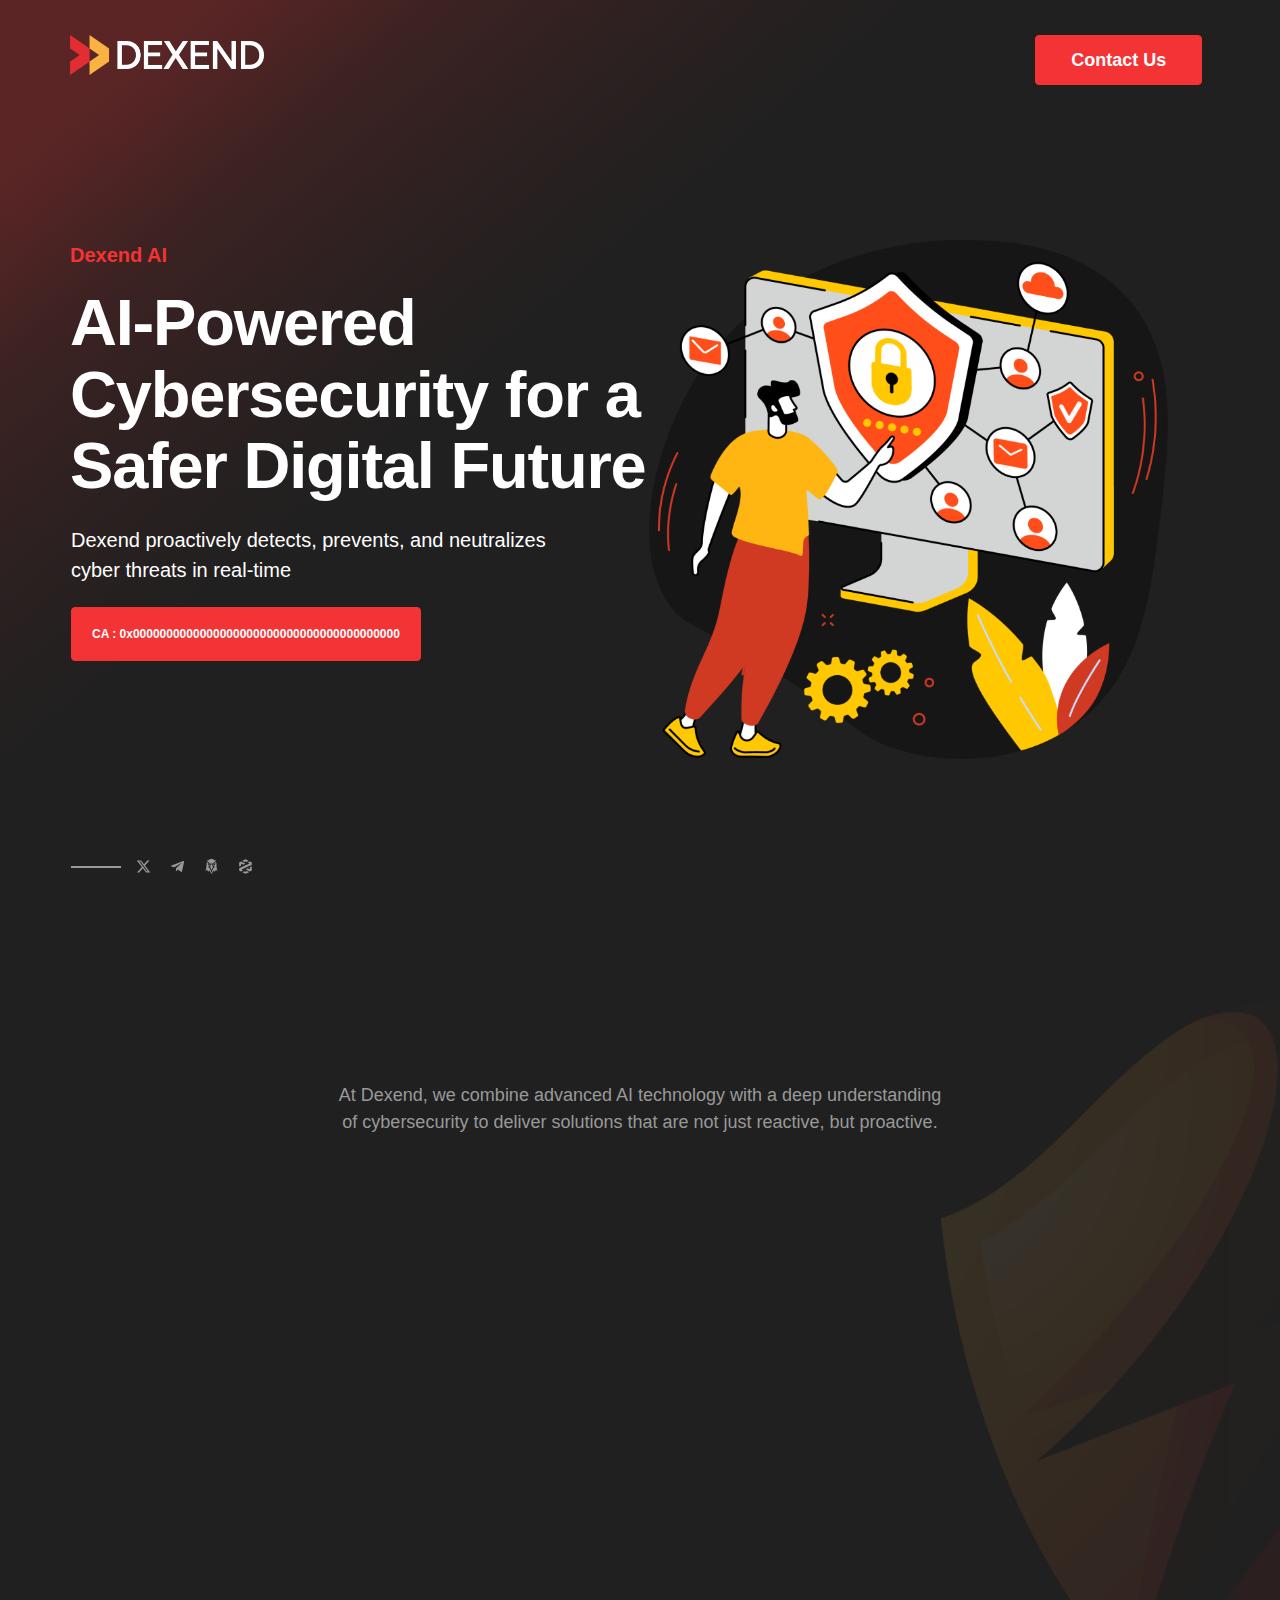
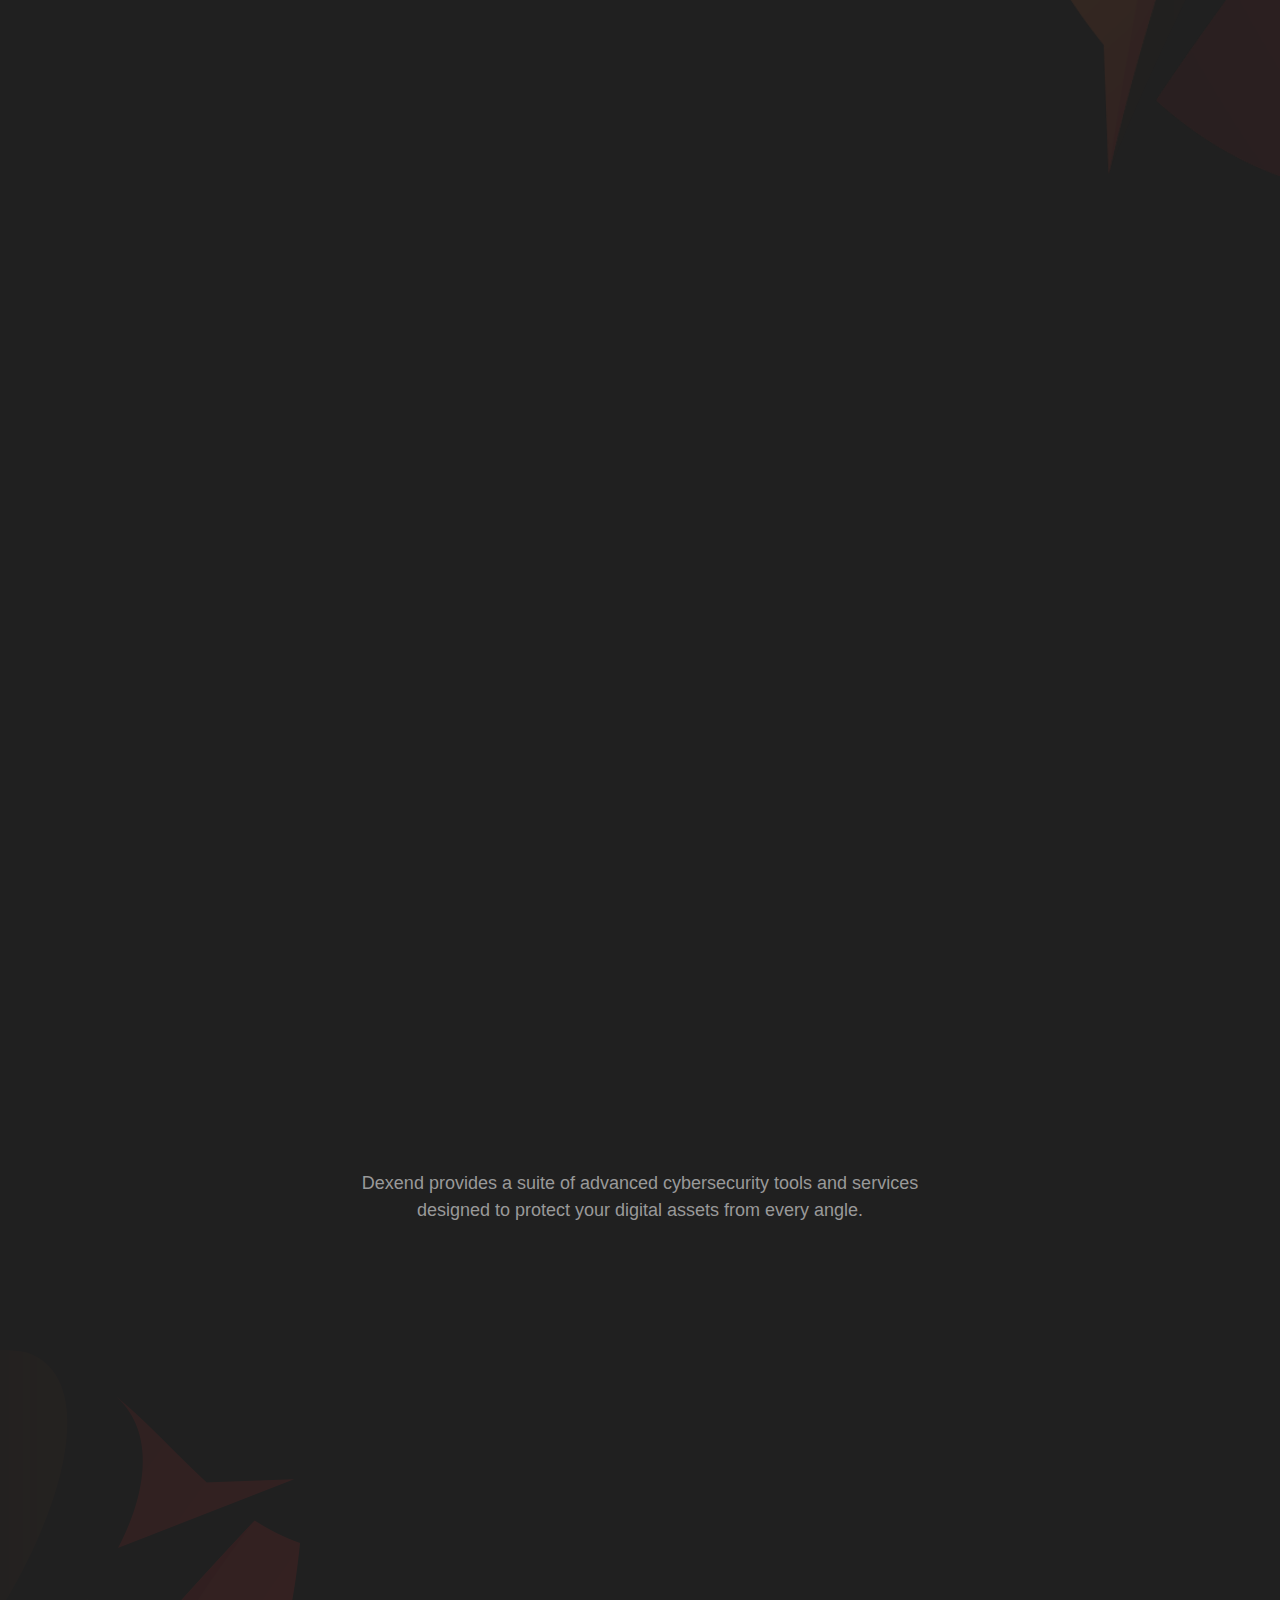
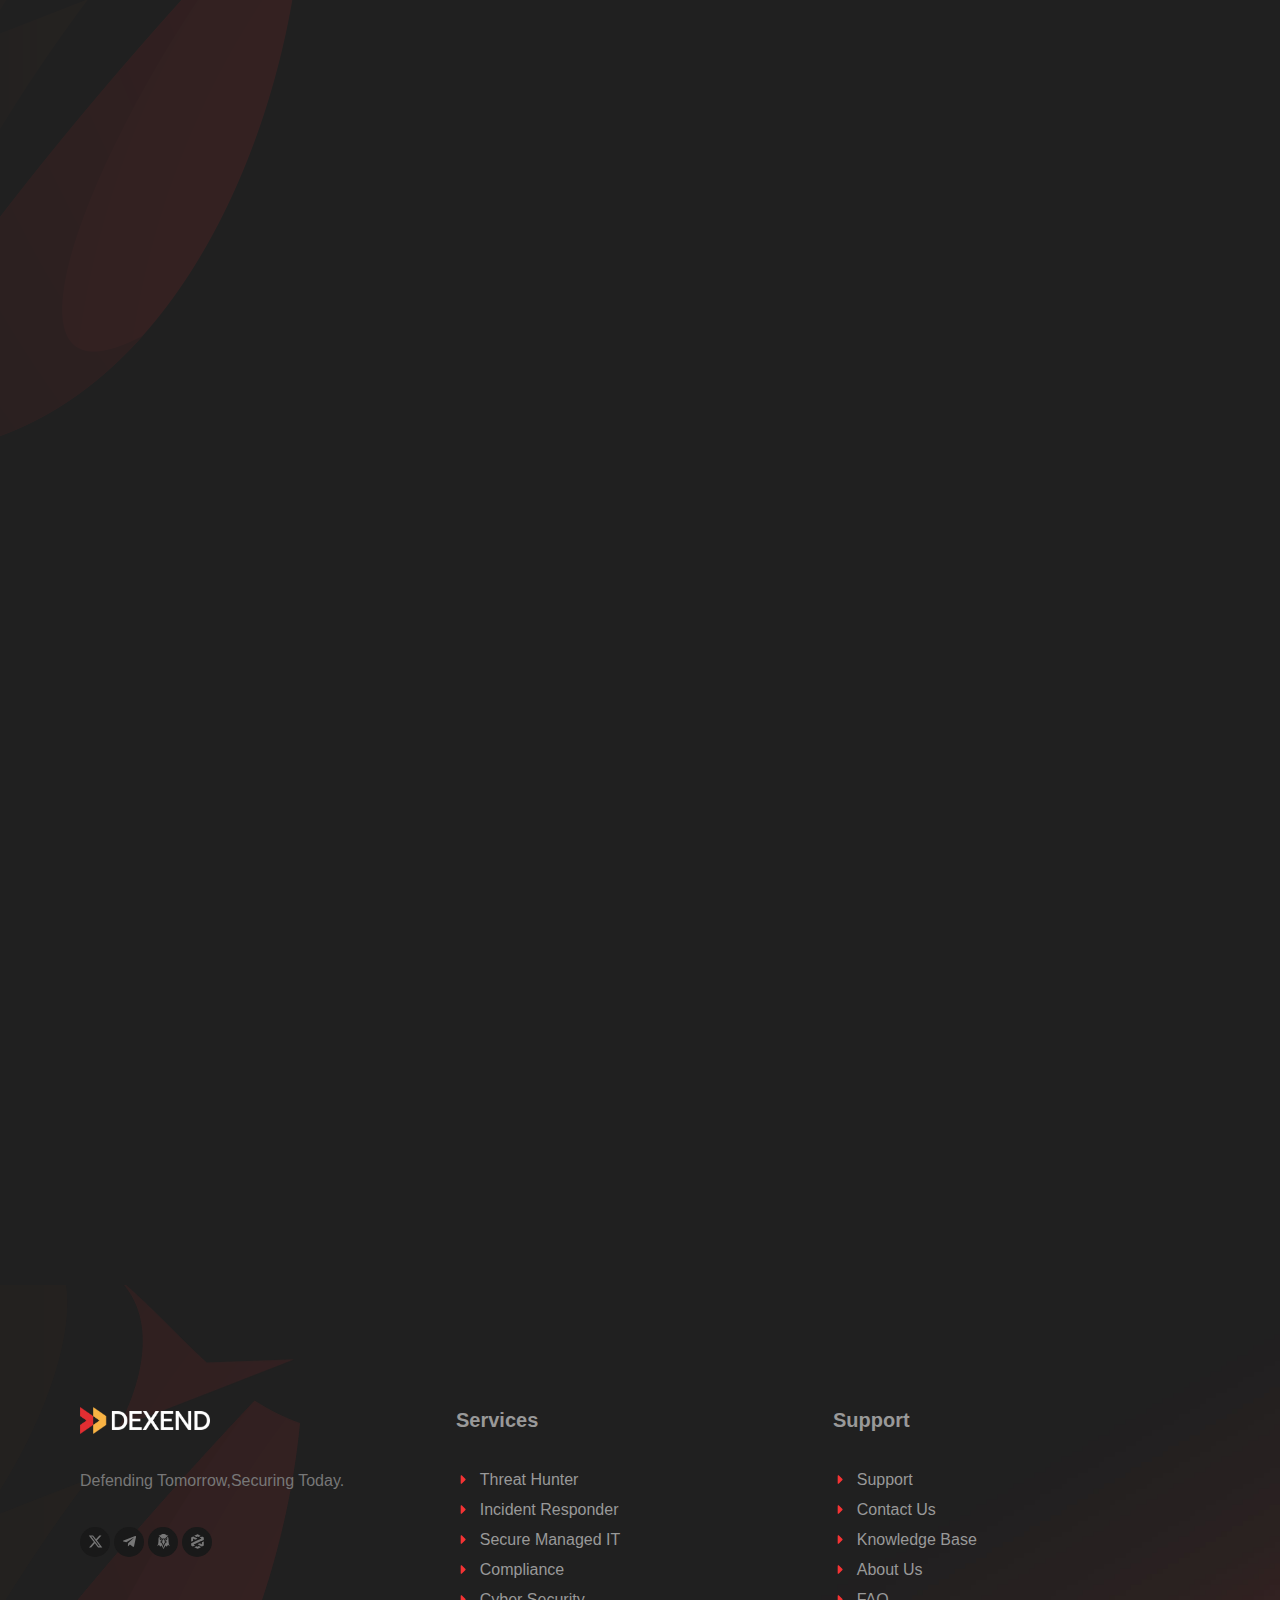
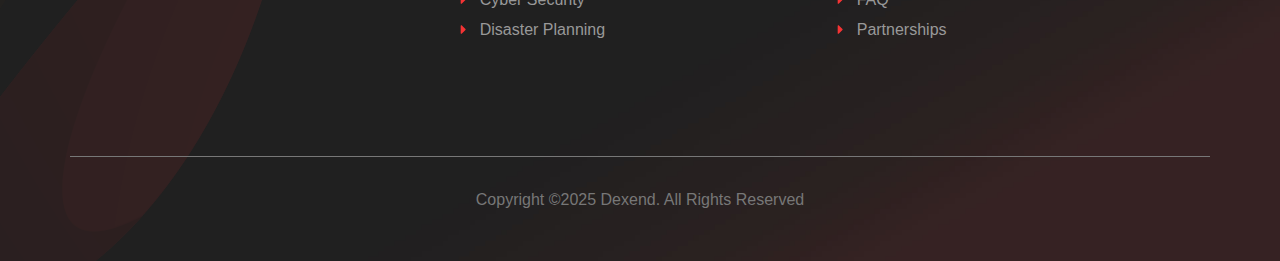
<file: index.htm>
﻿<!DOCTYPE html>
<html lang="en-US">
<head>
	<meta charset="UTF-8">
		<title>Dexend</title>
<meta name='robots' content='max-image-preview:large'>
	<style>img:is([sizes="auto" i], [sizes^="auto," i]) { contain-intrinsic-size: 3000px 1500px }</style>
	<link rel="alternate" type="application/rss+xml" title="Dexend &raquo; Feed" href="index.php/feed/index.htm">
<link rel="alternate" type="application/rss+xml" title="Dexend &raquo; Comments Feed" href="index.php/comments/feed/index.htm">
<script>
window._wpemojiSettings = {"baseUrl":"https:\/\/s.w.org\/images\/core\/emoji\/15.0.3\/72x72\/","ext":".png","svgUrl":"https:\/\/s.w.org\/images\/core\/emoji\/15.0.3\/svg\/","svgExt":".svg","source":{"concatemoji":"https:\/\/dexend.xyz\/wp-includes\/js\/wp-emoji-release.min.js?ver=6.7.2"}};
/*! This file is auto-generated */
!function(i,n){var o,s,e;function c(e){try{var t={supportTests:e,timestamp:(new Date).valueOf()};sessionStorage.setItem(o,JSON.stringify(t))}catch(e){}}function p(e,t,n){e.clearRect(0,0,e.canvas.width,e.canvas.height),e.fillText(t,0,0);var t=new Uint32Array(e.getImageData(0,0,e.canvas.width,e.canvas.height).data),r=(e.clearRect(0,0,e.canvas.width,e.canvas.height),e.fillText(n,0,0),new Uint32Array(e.getImageData(0,0,e.canvas.width,e.canvas.height).data));return t.every(function(e,t){return e===r[t]})}function u(e,t,n){switch(t){case"flag":return n(e,"\ud83c\udff3\ufe0f\u200d\u26a7\ufe0f","\ud83c\udff3\ufe0f\u200b\u26a7\ufe0f")?!1:!n(e,"\ud83c\uddfa\ud83c\uddf3","\ud83c\uddfa\u200b\ud83c\uddf3")&&!n(e,"\ud83c\udff4\udb40\udc67\udb40\udc62\udb40\udc65\udb40\udc6e\udb40\udc67\udb40\udc7f","\ud83c\udff4\u200b\udb40\udc67\u200b\udb40\udc62\u200b\udb40\udc65\u200b\udb40\udc6e\u200b\udb40\udc67\u200b\udb40\udc7f");case"emoji":return!n(e,"\ud83d\udc26\u200d\u2b1b","\ud83d\udc26\u200b\u2b1b")}return!1}function f(e,t,n){var r="undefined"!=typeof WorkerGlobalScope&&self instanceof WorkerGlobalScope?new OffscreenCanvas(300,150):i.createElement("canvas"),a=r.getContext("2d",{willReadFrequently:!0}),o=(a.textBaseline="top",a.font="600 32px Arial",{});return e.forEach(function(e){o[e]=t(a,e,n)}),o}function t(e){var t=i.createElement("script");t.src=e,t.defer=!0,i.head.appendChild(t)}"undefined"!=typeof Promise&&(o="wpEmojiSettingsSupports",s=["flag","emoji"],n.supports={everything:!0,everythingExceptFlag:!0},e=new Promise(function(e){i.addEventListener("DOMContentLoaded",e,{once:!0})}),new Promise(function(t){var n=function(){try{var e=JSON.parse(sessionStorage.getItem(o));if("object"==typeof e&&"number"==typeof e.timestamp&&(new Date).valueOf()<e.timestamp+604800&&"object"==typeof e.supportTests)return e.supportTests}catch(e){}return null}();if(!n){if("undefined"!=typeof Worker&&"undefined"!=typeof OffscreenCanvas&&"undefined"!=typeof URL&&URL.createObjectURL&&"undefined"!=typeof Blob)try{var e="postMessage("+f.toString()+"("+[JSON.stringify(s),u.toString(),p.toString()].join(",")+"));",r=new Blob([e],{type:"text/javascript"}),a=new Worker(URL.createObjectURL(r),{name:"wpTestEmojiSupports"});return void(a.onmessage=function(e){c(n=e.data),a.terminate(),t(n)})}catch(e){}c(n=f(s,u,p))}t(n)}).then(function(e){for(var t in e)n.supports[t]=e[t],n.supports.everything=n.supports.everything&&n.supports[t],"flag"!==t&&(n.supports.everythingExceptFlag=n.supports.everythingExceptFlag&&n.supports[t]);n.supports.everythingExceptFlag=n.supports.everythingExceptFlag&&!n.supports.flag,n.DOMReady=!1,n.readyCallback=function(){n.DOMReady=!0}}).then(function(){return e}).then(function(){var e;n.supports.everything||(n.readyCallback(),(e=n.source||{}).concatemoji?t(e.concatemoji):e.wpemoji&&e.twemoji&&(t(e.twemoji),t(e.wpemoji)))}))}((window,document),window._wpemojiSettings);
</script>
<style id='wp-emoji-styles-inline-css'>

	img.wp-smiley, img.emoji {
		display: inline !important;
		border: none !important;
		box-shadow: none !important;
		height: 1em !important;
		width: 1em !important;
		margin: 0 0.07em !important;
		vertical-align: -0.1em !important;
		background: none !important;
		padding: 0 !important;
	}
</style>
<style id='global-styles-inline-css'>
:root{--wp--preset--aspect-ratio--square: 1;--wp--preset--aspect-ratio--4-3: 4/3;--wp--preset--aspect-ratio--3-4: 3/4;--wp--preset--aspect-ratio--3-2: 3/2;--wp--preset--aspect-ratio--2-3: 2/3;--wp--preset--aspect-ratio--16-9: 16/9;--wp--preset--aspect-ratio--9-16: 9/16;--wp--preset--color--black: #000000;--wp--preset--color--cyan-bluish-gray: #abb8c3;--wp--preset--color--white: #ffffff;--wp--preset--color--pale-pink: #f78da7;--wp--preset--color--vivid-red: #cf2e2e;--wp--preset--color--luminous-vivid-orange: #ff6900;--wp--preset--color--luminous-vivid-amber: #fcb900;--wp--preset--color--light-green-cyan: #7bdcb5;--wp--preset--color--vivid-green-cyan: #00d084;--wp--preset--color--pale-cyan-blue: #8ed1fc;--wp--preset--color--vivid-cyan-blue: #0693e3;--wp--preset--color--vivid-purple: #9b51e0;--wp--preset--gradient--vivid-cyan-blue-to-vivid-purple: linear-gradient(135deg,rgba(6,147,227,1) 0%,rgb(155,81,224) 100%);--wp--preset--gradient--light-green-cyan-to-vivid-green-cyan: linear-gradient(135deg,rgb(122,220,180) 0%,rgb(0,208,130) 100%);--wp--preset--gradient--luminous-vivid-amber-to-luminous-vivid-orange: linear-gradient(135deg,rgba(252,185,0,1) 0%,rgba(255,105,0,1) 100%);--wp--preset--gradient--luminous-vivid-orange-to-vivid-red: linear-gradient(135deg,rgba(255,105,0,1) 0%,rgb(207,46,46) 100%);--wp--preset--gradient--very-light-gray-to-cyan-bluish-gray: linear-gradient(135deg,rgb(238,238,238) 0%,rgb(169,184,195) 100%);--wp--preset--gradient--cool-to-warm-spectrum: linear-gradient(135deg,rgb(74,234,220) 0%,rgb(151,120,209) 20%,rgb(207,42,186) 40%,rgb(238,44,130) 60%,rgb(251,105,98) 80%,rgb(254,248,76) 100%);--wp--preset--gradient--blush-light-purple: linear-gradient(135deg,rgb(255,206,236) 0%,rgb(152,150,240) 100%);--wp--preset--gradient--blush-bordeaux: linear-gradient(135deg,rgb(254,205,165) 0%,rgb(254,45,45) 50%,rgb(107,0,62) 100%);--wp--preset--gradient--luminous-dusk: linear-gradient(135deg,rgb(255,203,112) 0%,rgb(199,81,192) 50%,rgb(65,88,208) 100%);--wp--preset--gradient--pale-ocean: linear-gradient(135deg,rgb(255,245,203) 0%,rgb(182,227,212) 50%,rgb(51,167,181) 100%);--wp--preset--gradient--electric-grass: linear-gradient(135deg,rgb(202,248,128) 0%,rgb(113,206,126) 100%);--wp--preset--gradient--midnight: linear-gradient(135deg,rgb(2,3,129) 0%,rgb(40,116,252) 100%);--wp--preset--font-size--small: 13px;--wp--preset--font-size--medium: 20px;--wp--preset--font-size--large: 36px;--wp--preset--font-size--x-large: 42px;--wp--preset--spacing--20: 0.44rem;--wp--preset--spacing--30: 0.67rem;--wp--preset--spacing--40: 1rem;--wp--preset--spacing--50: 1.5rem;--wp--preset--spacing--60: 2.25rem;--wp--preset--spacing--70: 3.38rem;--wp--preset--spacing--80: 5.06rem;--wp--preset--shadow--natural: 6px 6px 9px rgba(0, 0, 0, 0.2);--wp--preset--shadow--deep: 12px 12px 50px rgba(0, 0, 0, 0.4);--wp--preset--shadow--sharp: 6px 6px 0px rgba(0, 0, 0, 0.2);--wp--preset--shadow--outlined: 6px 6px 0px -3px rgba(255, 255, 255, 1), 6px 6px rgba(0, 0, 0, 1);--wp--preset--shadow--crisp: 6px 6px 0px rgba(0, 0, 0, 1);}:root { --wp--style--global--content-size: 800px;--wp--style--global--wide-size: 1200px; }:where(body) { margin: 0; }.wp-site-blocks > .alignleft { float: left; margin-right: 2em; }.wp-site-blocks > .alignright { float: right; margin-left: 2em; }.wp-site-blocks > .aligncenter { justify-content: center; margin-left: auto; margin-right: auto; }:where(.wp-site-blocks) > * { margin-block-start: 24px; margin-block-end: 0; }:where(.wp-site-blocks) > :first-child { margin-block-start: 0; }:where(.wp-site-blocks) > :last-child { margin-block-end: 0; }:root { --wp--style--block-gap: 24px; }:root :where(.is-layout-flow) > :first-child{margin-block-start: 0;}:root :where(.is-layout-flow) > :last-child{margin-block-end: 0;}:root :where(.is-layout-flow) > *{margin-block-start: 24px;margin-block-end: 0;}:root :where(.is-layout-constrained) > :first-child{margin-block-start: 0;}:root :where(.is-layout-constrained) > :last-child{margin-block-end: 0;}:root :where(.is-layout-constrained) > *{margin-block-start: 24px;margin-block-end: 0;}:root :where(.is-layout-flex){gap: 24px;}:root :where(.is-layout-grid){gap: 24px;}.is-layout-flow > .alignleft{float: left;margin-inline-start: 0;margin-inline-end: 2em;}.is-layout-flow > .alignright{float: right;margin-inline-start: 2em;margin-inline-end: 0;}.is-layout-flow > .aligncenter{margin-left: auto !important;margin-right: auto !important;}.is-layout-constrained > .alignleft{float: left;margin-inline-start: 0;margin-inline-end: 2em;}.is-layout-constrained > .alignright{float: right;margin-inline-start: 2em;margin-inline-end: 0;}.is-layout-constrained > .aligncenter{margin-left: auto !important;margin-right: auto !important;}.is-layout-constrained > :where(:not(.alignleft):not(.alignright):not(.alignfull)){max-width: var(--wp--style--global--content-size);margin-left: auto !important;margin-right: auto !important;}.is-layout-constrained > .alignwide{max-width: var(--wp--style--global--wide-size);}body .is-layout-flex{display: flex;}.is-layout-flex{flex-wrap: wrap;align-items: center;}.is-layout-flex > :is(*, div){margin: 0;}body .is-layout-grid{display: grid;}.is-layout-grid > :is(*, div){margin: 0;}body{padding-top: 0px;padding-right: 0px;padding-bottom: 0px;padding-left: 0px;}a:where(:not(.wp-element-button)){text-decoration: underline;}:root :where(.wp-element-button, .wp-block-button__link){background-color: #32373c;border-width: 0;color: #fff;font-family: inherit;font-size: inherit;line-height: inherit;padding: calc(0.667em + 2px) calc(1.333em + 2px);text-decoration: none;}.has-black-color{color: var(--wp--preset--color--black) !important;}.has-cyan-bluish-gray-color{color: var(--wp--preset--color--cyan-bluish-gray) !important;}.has-white-color{color: var(--wp--preset--color--white) !important;}.has-pale-pink-color{color: var(--wp--preset--color--pale-pink) !important;}.has-vivid-red-color{color: var(--wp--preset--color--vivid-red) !important;}.has-luminous-vivid-orange-color{color: var(--wp--preset--color--luminous-vivid-orange) !important;}.has-luminous-vivid-amber-color{color: var(--wp--preset--color--luminous-vivid-amber) !important;}.has-light-green-cyan-color{color: var(--wp--preset--color--light-green-cyan) !important;}.has-vivid-green-cyan-color{color: var(--wp--preset--color--vivid-green-cyan) !important;}.has-pale-cyan-blue-color{color: var(--wp--preset--color--pale-cyan-blue) !important;}.has-vivid-cyan-blue-color{color: var(--wp--preset--color--vivid-cyan-blue) !important;}.has-vivid-purple-color{color: var(--wp--preset--color--vivid-purple) !important;}.has-black-background-color{background-color: var(--wp--preset--color--black) !important;}.has-cyan-bluish-gray-background-color{background-color: var(--wp--preset--color--cyan-bluish-gray) !important;}.has-white-background-color{background-color: var(--wp--preset--color--white) !important;}.has-pale-pink-background-color{background-color: var(--wp--preset--color--pale-pink) !important;}.has-vivid-red-background-color{background-color: var(--wp--preset--color--vivid-red) !important;}.has-luminous-vivid-orange-background-color{background-color: var(--wp--preset--color--luminous-vivid-orange) !important;}.has-luminous-vivid-amber-background-color{background-color: var(--wp--preset--color--luminous-vivid-amber) !important;}.has-light-green-cyan-background-color{background-color: var(--wp--preset--color--light-green-cyan) !important;}.has-vivid-green-cyan-background-color{background-color: var(--wp--preset--color--vivid-green-cyan) !important;}.has-pale-cyan-blue-background-color{background-color: var(--wp--preset--color--pale-cyan-blue) !important;}.has-vivid-cyan-blue-background-color{background-color: var(--wp--preset--color--vivid-cyan-blue) !important;}.has-vivid-purple-background-color{background-color: var(--wp--preset--color--vivid-purple) !important;}.has-black-border-color{border-color: var(--wp--preset--color--black) !important;}.has-cyan-bluish-gray-border-color{border-color: var(--wp--preset--color--cyan-bluish-gray) !important;}.has-white-border-color{border-color: var(--wp--preset--color--white) !important;}.has-pale-pink-border-color{border-color: var(--wp--preset--color--pale-pink) !important;}.has-vivid-red-border-color{border-color: var(--wp--preset--color--vivid-red) !important;}.has-luminous-vivid-orange-border-color{border-color: var(--wp--preset--color--luminous-vivid-orange) !important;}.has-luminous-vivid-amber-border-color{border-color: var(--wp--preset--color--luminous-vivid-amber) !important;}.has-light-green-cyan-border-color{border-color: var(--wp--preset--color--light-green-cyan) !important;}.has-vivid-green-cyan-border-color{border-color: var(--wp--preset--color--vivid-green-cyan) !important;}.has-pale-cyan-blue-border-color{border-color: var(--wp--preset--color--pale-cyan-blue) !important;}.has-vivid-cyan-blue-border-color{border-color: var(--wp--preset--color--vivid-cyan-blue) !important;}.has-vivid-purple-border-color{border-color: var(--wp--preset--color--vivid-purple) !important;}.has-vivid-cyan-blue-to-vivid-purple-gradient-background{background: var(--wp--preset--gradient--vivid-cyan-blue-to-vivid-purple) !important;}.has-light-green-cyan-to-vivid-green-cyan-gradient-background{background: var(--wp--preset--gradient--light-green-cyan-to-vivid-green-cyan) !important;}.has-luminous-vivid-amber-to-luminous-vivid-orange-gradient-background{background: var(--wp--preset--gradient--luminous-vivid-amber-to-luminous-vivid-orange) !important;}.has-luminous-vivid-orange-to-vivid-red-gradient-background{background: var(--wp--preset--gradient--luminous-vivid-orange-to-vivid-red) !important;}.has-very-light-gray-to-cyan-bluish-gray-gradient-background{background: var(--wp--preset--gradient--very-light-gray-to-cyan-bluish-gray) !important;}.has-cool-to-warm-spectrum-gradient-background{background: var(--wp--preset--gradient--cool-to-warm-spectrum) !important;}.has-blush-light-purple-gradient-background{background: var(--wp--preset--gradient--blush-light-purple) !important;}.has-blush-bordeaux-gradient-background{background: var(--wp--preset--gradient--blush-bordeaux) !important;}.has-luminous-dusk-gradient-background{background: var(--wp--preset--gradient--luminous-dusk) !important;}.has-pale-ocean-gradient-background{background: var(--wp--preset--gradient--pale-ocean) !important;}.has-electric-grass-gradient-background{background: var(--wp--preset--gradient--electric-grass) !important;}.has-midnight-gradient-background{background: var(--wp--preset--gradient--midnight) !important;}.has-small-font-size{font-size: var(--wp--preset--font-size--small) !important;}.has-medium-font-size{font-size: var(--wp--preset--font-size--medium) !important;}.has-large-font-size{font-size: var(--wp--preset--font-size--large) !important;}.has-x-large-font-size{font-size: var(--wp--preset--font-size--x-large) !important;}
:root :where(.wp-block-pullquote){font-size: 1.5em;line-height: 1.6;}
</style>
<link rel='stylesheet' id='cute-alert-css' href='wp-content/plugins/metform/public/assets/lib/cute-alert/style.css?ver=3.9.6' media='all'>
<link rel='stylesheet' id='text-editor-style-css' href='wp-content/plugins/metform/public/assets/css/text-editor.css?ver=3.9.6' media='all'>
<link rel='stylesheet' id='hello-elementor-css' href='wp-content/themes/hello-elementor/style.min.css?ver=3.3.0' media='all'>
<link rel='stylesheet' id='hello-elementor-theme-style-css' href='wp-content/themes/hello-elementor/theme.min.css?ver=3.3.0' media='all'>
<link rel='stylesheet' id='hello-elementor-header-footer-css' href='wp-content/themes/hello-elementor/header-footer.min.css?ver=3.3.0' media='all'>
<link rel='stylesheet' id='elementor-frontend-css' href='wp-content/plugins/elementor/assets/css/frontend-lite.min.css?ver=3.23.4' media='all'>
<link rel='stylesheet' id='elementor-post-75-css' href='wp-content/uploads/elementor/css/post-75.css?ver=1741836939' media='all'>
<link rel='stylesheet' id='swiper-css' href='wp-content/plugins/elementor/assets/lib/swiper/v8/css/swiper.min.css?ver=8.4.5' media='all'>
<link rel='stylesheet' id='elementor-pro-css' href='wp-content/plugins/elementor-pro/assets/css/frontend-lite.min.css?ver=3.23.3' media='all'>
<link rel='stylesheet' id='elementor-post-8-css' href='wp-content/uploads/elementor/css/post-8.css?ver=1741859418' media='all'>
<link rel='stylesheet' id='ekit-widget-styles-css' href='wp-content/plugins/elementskit-lite/widgets/init/assets/css/widget-styles.css?ver=3.4.5' media='all'>
<link rel='stylesheet' id='ekit-responsive-css' href='wp-content/plugins/elementskit-lite/widgets/init/assets/css/responsive.css?ver=3.4.5' media='all'>
<link rel='stylesheet' id='google-fonts-1-css' href='css?family=Jost%3A100%2C100italic%2C200%2C200italic%2C300%2C300italic%2C400%2C400italic%2C500%2C500italic%2C600%2C600italic%2C700%2C700italic%2C800%2C800italic%2C900%2C900italic%7CRoboto+Slab%3A100%2C100italic%2C200%2C200italic%2C300%2C300italic%2C400%2C400italic%2C500%2C500italic%2C600%2C600italic%2C700%2C700italic%2C800%2C800italic%2C900%2C900italic&#038;display=swap&#038;ver=6.7.2' media='all'>
<link rel='stylesheet' id='elementor-icons-ekiticons-css' href='wp-content/plugins/elementskit-lite/modules/elementskit-icon-pack/assets/css/ekiticons.css?ver=3.4.5' media='all'>
<link rel="preconnect" href="https://fonts.gstatic.com/" crossorigin=""><script src="wp-includes/js/jquery/jquery.min.js?ver=3.7.1" id="jquery-core-js"></script>
<script src="wp-includes/js/jquery/jquery-migrate.min.js?ver=3.4.1" id="jquery-migrate-js"></script>
<link rel="https://api.w.org/" href="index.php/wp-json/index.htm"><link rel="alternate" title="JSON" type="application/json" href="index.php/wp-json/wp/v2/pages/8"><link rel="EditURI" type="application/rsd+xml" title="RSD" href="xmlrpc.php?rsd">
<meta name="generator" content="WordPress 6.7.2">
<link rel="canonical" href="index.htm">
<link rel='shortlink' href='index.htm'>
<link rel="alternate" title="oEmbed (JSON)" type="application/json+oembed" href="index.php/wp-json/oembed/1.0/embed?url=https%3A%2F%2Fdexend.xyz%2F">
<link rel="alternate" title="oEmbed (XML)" type="text/xml+oembed" href="index.php/wp-json/oembed/1.0/embed-1?url=https%3A%2F%2Fdexend.xyz%2F&#038;format=xml">
<meta name="generator" content="Elementor 3.23.4; features: e_optimized_css_loading, e_font_icon_svg, additional_custom_breakpoints, e_optimized_control_loading, e_lazyload, e_element_cache; settings: css_print_method-external, google_font-enabled, font_display-swap">
			<style>
				.e-con.e-parent:nth-of-type(n+4):not(.e-lazyloaded):not(.e-no-lazyload),
				.e-con.e-parent:nth-of-type(n+4):not(.e-lazyloaded):not(.e-no-lazyload) * {
					background-image: none !important;
				}
				@media screen and (max-height: 1024px) {
					.e-con.e-parent:nth-of-type(n+3):not(.e-lazyloaded):not(.e-no-lazyload),
					.e-con.e-parent:nth-of-type(n+3):not(.e-lazyloaded):not(.e-no-lazyload) * {
						background-image: none !important;
					}
				}
				@media screen and (max-height: 640px) {
					.e-con.e-parent:nth-of-type(n+2):not(.e-lazyloaded):not(.e-no-lazyload),
					.e-con.e-parent:nth-of-type(n+2):not(.e-lazyloaded):not(.e-no-lazyload) * {
						background-image: none !important;
					}
				}
			</style>
			<link rel="icon" href="wp-content/uploads/2025/03/cropped-DEXEND-02-32x32.png" sizes="32x32">
<link rel="icon" href="wp-content/uploads/2025/03/cropped-DEXEND-02-192x192.png" sizes="192x192">
<link rel="apple-touch-icon" href="wp-content/uploads/2025/03/cropped-DEXEND-02-180x180.png">
<meta name="msapplication-TileImage" content="https://dexend.xyz/wp-content/uploads/2025/03/cropped-DEXEND-02-270x270.png">
	<meta name="viewport" content="width=device-width, initial-scale=1.0, viewport-fit=cover"></head>
<body class="home page-template page-template-elementor_canvas page page-id-8 wp-embed-responsive theme-default elementor-default elementor-template-canvas elementor-kit-75 elementor-page elementor-page-8">
			<div data-elementor-type="wp-post" data-elementor-id="8" class="elementor elementor-8" data-elementor-post-type="page">
						<section class="elementor-section elementor-top-section elementor-element elementor-element-2d553b97 elementor-section-boxed elementor-section-height-default elementor-section-height-default" data-id="2d553b97" data-element_type="section" data-settings="{&quot;background_background&quot;:&quot;classic&quot;}">
						<div class="elementor-container elementor-column-gap-default">
					<div class="elementor-column elementor-col-33 elementor-top-column elementor-element elementor-element-70dda55f" data-id="70dda55f" data-element_type="column">
			<div class="elementor-widget-wrap elementor-element-populated">
						<div class="elementor-element elementor-element-742fc01e elementor-widget elementor-widget-image" data-id="742fc01e" data-element_type="widget" data-widget_type="image.default">
				<div class="elementor-widget-container">
			<style>/*! elementor - v3.23.0 - 05-08-2024 */
.elementor-widget-image{text-align:center}.elementor-widget-image a{display:inline-block}.elementor-widget-image a img[src$=".svg"]{width:48px}.elementor-widget-image img{vertical-align:middle;display:inline-block}</style>										<img fetchpriority="high" decoding="async" width="1627" height="339" src="wp-content/uploads/2025/03/Asset-3.png" class="attachment-full size-full wp-image-91" alt="" srcset="wp-content/uploads/2025/03/Asset-3.png 1627w, wp-content/uploads/2025/03/Asset-3-300x63.png 300w, wp-content/uploads/2025/03/Asset-3-1024x213.png 1024w, wp-content/uploads/2025/03/Asset-3-768x160.png 768w, wp-content/uploads/2025/03/Asset-3-1536x320.png 1536w" sizes="(max-width: 1627px) 100vw, 1627px">													</div>
				</div>
					</div>
		</div>
				<div class="elementor-column elementor-col-33 elementor-top-column elementor-element elementor-element-4dba8cf5" data-id="4dba8cf5" data-element_type="column">
			<div class="elementor-widget-wrap elementor-element-populated">
						<div class="elementor-element elementor-element-7bcd6d20 elementor-widget elementor-widget-ekit-nav-menu" data-id="7bcd6d20" data-element_type="widget" data-widget_type="ekit-nav-menu.default">
				<div class="elementor-widget-container">
					<nav class="ekit-wid-con ekit_menu_responsive_tablet" data-hamburger-icon="" data-hamburger-icon-type="icon" data-responsive-breakpoint="1024">
			        </nav>
				</div>
				</div>
					</div>
		</div>
				<div class="elementor-column elementor-col-33 elementor-top-column elementor-element elementor-element-3326f89f elementor-hidden-tablet elementor-hidden-mobile" data-id="3326f89f" data-element_type="column">
			<div class="elementor-widget-wrap elementor-element-populated">
						<div class="elementor-element elementor-element-3f9a04f4 elementor-widget__width-auto elementor-widget elementor-widget-button" data-id="3f9a04f4" data-element_type="widget" data-widget_type="button.default">
				<div class="elementor-widget-container">
					<div class="elementor-button-wrapper">
			<a class="elementor-button elementor-button-link elementor-size-md elementor-animation-float" href="#">
						<span class="elementor-button-content-wrapper">
									<span class="elementor-button-text">Contact Us</span>
					</span>
					</a>
		</div>
				</div>
				</div>
					</div>
		</div>
					</div>
		</section>
				<section class="elementor-section elementor-top-section elementor-element elementor-element-14184051 elementor-reverse-mobile elementor-section-boxed elementor-section-height-default elementor-section-height-default" data-id="14184051" data-element_type="section" data-settings="{&quot;background_background&quot;:&quot;classic&quot;}">
							<div class="elementor-background-overlay"></div>
							<div class="elementor-container elementor-column-gap-default">
					<div class="elementor-column elementor-col-50 elementor-top-column elementor-element elementor-element-79ef0d2a elementor-invisible" data-id="79ef0d2a" data-element_type="column" data-settings="{&quot;animation&quot;:&quot;fadeInLeft&quot;}">
			<div class="elementor-widget-wrap elementor-element-populated">
						<div class="elementor-element elementor-element-5b6e568 elementor-widget elementor-widget-heading" data-id="5b6e568" data-element_type="widget" data-widget_type="heading.default">
				<div class="elementor-widget-container">
			<style>/*! elementor - v3.23.0 - 05-08-2024 */
.elementor-heading-title{padding:0;margin:0;line-height:1}.elementor-widget-heading .elementor-heading-title[class*=elementor-size-]>a{color:inherit;font-size:inherit;line-height:inherit}.elementor-widget-heading .elementor-heading-title.elementor-size-small{font-size:15px}.elementor-widget-heading .elementor-heading-title.elementor-size-medium{font-size:19px}.elementor-widget-heading .elementor-heading-title.elementor-size-large{font-size:29px}.elementor-widget-heading .elementor-heading-title.elementor-size-xl{font-size:39px}.elementor-widget-heading .elementor-heading-title.elementor-size-xxl{font-size:59px}</style><h5 class="elementor-heading-title elementor-size-default">Dexend AI</h5>		</div>
				</div>
				<div class="elementor-element elementor-element-3cf4bb87 elementor-widget elementor-widget-heading" data-id="3cf4bb87" data-element_type="widget" data-widget_type="heading.default">
				<div class="elementor-widget-container">
			<h1 class="elementor-heading-title elementor-size-default">AI-Powered Cybersecurity for a Safer Digital Future</h1>		</div>
				</div>
				<div class="elementor-element elementor-element-5b2698ab elementor-widget__width-initial elementor-widget elementor-widget-text-editor" data-id="5b2698ab" data-element_type="widget" data-widget_type="text-editor.default">
				<div class="elementor-widget-container">
			<style>/*! elementor - v3.23.0 - 05-08-2024 */
.elementor-widget-text-editor.elementor-drop-cap-view-stacked .elementor-drop-cap{background-color:#69727d;color:#fff}.elementor-widget-text-editor.elementor-drop-cap-view-framed .elementor-drop-cap{color:#69727d;border:3px solid;background-color:transparent}.elementor-widget-text-editor:not(.elementor-drop-cap-view-default) .elementor-drop-cap{margin-top:8px}.elementor-widget-text-editor:not(.elementor-drop-cap-view-default) .elementor-drop-cap-letter{width:1em;height:1em}.elementor-widget-text-editor .elementor-drop-cap{float:left;text-align:center;line-height:1;font-size:50px}.elementor-widget-text-editor .elementor-drop-cap-letter{display:inline-block}</style>				<p>Dexend proactively detects, prevents, and neutralizes cyber threats in real-time</p>						</div>
				</div>
				<div class="elementor-element elementor-element-785a9f01 elementor-widget__width-auto elementor-widget elementor-widget-button" data-id="785a9f01" data-element_type="widget" data-widget_type="button.default">
				<div class="elementor-widget-container">
					<div class="elementor-button-wrapper">
			<a class="elementor-button elementor-button-link elementor-size-md elementor-animation-float" href="https://dexscreener.com/base">
						<span class="elementor-button-content-wrapper">
									<span class="elementor-button-text">CA : 0x0000000000000000000000000000000000000000</span>
					</span>
					</a>
		</div>
				</div>
				</div>
				<div class="elementor-element elementor-element-37071518 elementor-widget elementor-widget-spacer" data-id="37071518" data-element_type="widget" data-widget_type="spacer.default">
				<div class="elementor-widget-container">
			<style>/*! elementor - v3.23.0 - 05-08-2024 */
.elementor-column .elementor-spacer-inner{height:var(--spacer-size)}.e-con{--container-widget-width:100%}.e-con-inner>.elementor-widget-spacer,.e-con>.elementor-widget-spacer{width:var(--container-widget-width,var(--spacer-size));--align-self:var(--container-widget-align-self,initial);--flex-shrink:0}.e-con-inner>.elementor-widget-spacer>.elementor-widget-container,.e-con>.elementor-widget-spacer>.elementor-widget-container{height:100%;width:100%}.e-con-inner>.elementor-widget-spacer>.elementor-widget-container>.elementor-spacer,.e-con>.elementor-widget-spacer>.elementor-widget-container>.elementor-spacer{height:100%}.e-con-inner>.elementor-widget-spacer>.elementor-widget-container>.elementor-spacer>.elementor-spacer-inner,.e-con>.elementor-widget-spacer>.elementor-widget-container>.elementor-spacer>.elementor-spacer-inner{height:var(--container-widget-height,var(--spacer-size))}.e-con-inner>.elementor-widget-spacer.elementor-widget-empty,.e-con>.elementor-widget-spacer.elementor-widget-empty{position:relative;min-height:22px;min-width:22px}.e-con-inner>.elementor-widget-spacer.elementor-widget-empty .elementor-widget-empty-icon,.e-con>.elementor-widget-spacer.elementor-widget-empty .elementor-widget-empty-icon{position:absolute;top:0;bottom:0;left:0;right:0;margin:auto;padding:0;width:22px;height:22px}</style>		<div class="elementor-spacer">
			<div class="elementor-spacer-inner"></div>
		</div>
				</div>
				</div>
				<section class="elementor-section elementor-inner-section elementor-element elementor-element-7bf3c71f elementor-section-boxed elementor-section-height-default elementor-section-height-default" data-id="7bf3c71f" data-element_type="section">
						<div class="elementor-container elementor-column-gap-default">
					<div class="elementor-column elementor-col-50 elementor-inner-column elementor-element elementor-element-3bb060b elementor-hidden-mobile" data-id="3bb060b" data-element_type="column">
			<div class="elementor-widget-wrap elementor-element-populated">
						<div class="elementor-element elementor-element-7d45015a elementor-widget-divider--view-line elementor-widget elementor-widget-divider" data-id="7d45015a" data-element_type="widget" data-widget_type="divider.default">
				<div class="elementor-widget-container">
			<style>/*! elementor - v3.23.0 - 05-08-2024 */
.elementor-widget-divider{--divider-border-style:none;--divider-border-width:1px;--divider-color:#0c0d0e;--divider-icon-size:20px;--divider-element-spacing:10px;--divider-pattern-height:24px;--divider-pattern-size:20px;--divider-pattern-url:none;--divider-pattern-repeat:repeat-x}.elementor-widget-divider .elementor-divider{display:flex}.elementor-widget-divider .elementor-divider__text{font-size:15px;line-height:1;max-width:95%}.elementor-widget-divider .elementor-divider__element{margin:0 var(--divider-element-spacing);flex-shrink:0}.elementor-widget-divider .elementor-icon{font-size:var(--divider-icon-size)}.elementor-widget-divider .elementor-divider-separator{display:flex;margin:0;direction:ltr}.elementor-widget-divider--view-line_icon .elementor-divider-separator,.elementor-widget-divider--view-line_text .elementor-divider-separator{align-items:center}.elementor-widget-divider--view-line_icon .elementor-divider-separator:after,.elementor-widget-divider--view-line_icon .elementor-divider-separator:before,.elementor-widget-divider--view-line_text .elementor-divider-separator:after,.elementor-widget-divider--view-line_text .elementor-divider-separator:before{display:block;content:"";border-block-end:0;flex-grow:1;border-block-start:var(--divider-border-width) var(--divider-border-style) var(--divider-color)}.elementor-widget-divider--element-align-left .elementor-divider .elementor-divider-separator>.elementor-divider__svg:first-of-type{flex-grow:0;flex-shrink:100}.elementor-widget-divider--element-align-left .elementor-divider-separator:before{content:none}.elementor-widget-divider--element-align-left .elementor-divider__element{margin-left:0}.elementor-widget-divider--element-align-right .elementor-divider .elementor-divider-separator>.elementor-divider__svg:last-of-type{flex-grow:0;flex-shrink:100}.elementor-widget-divider--element-align-right .elementor-divider-separator:after{content:none}.elementor-widget-divider--element-align-right .elementor-divider__element{margin-right:0}.elementor-widget-divider--element-align-start .elementor-divider .elementor-divider-separator>.elementor-divider__svg:first-of-type{flex-grow:0;flex-shrink:100}.elementor-widget-divider--element-align-start .elementor-divider-separator:before{content:none}.elementor-widget-divider--element-align-start .elementor-divider__element{margin-inline-start:0}.elementor-widget-divider--element-align-end .elementor-divider .elementor-divider-separator>.elementor-divider__svg:last-of-type{flex-grow:0;flex-shrink:100}.elementor-widget-divider--element-align-end .elementor-divider-separator:after{content:none}.elementor-widget-divider--element-align-end .elementor-divider__element{margin-inline-end:0}.elementor-widget-divider:not(.elementor-widget-divider--view-line_text):not(.elementor-widget-divider--view-line_icon) .elementor-divider-separator{border-block-start:var(--divider-border-width) var(--divider-border-style) var(--divider-color)}.elementor-widget-divider--separator-type-pattern{--divider-border-style:none}.elementor-widget-divider--separator-type-pattern.elementor-widget-divider--view-line .elementor-divider-separator,.elementor-widget-divider--separator-type-pattern:not(.elementor-widget-divider--view-line) .elementor-divider-separator:after,.elementor-widget-divider--separator-type-pattern:not(.elementor-widget-divider--view-line) .elementor-divider-separator:before,.elementor-widget-divider--separator-type-pattern:not([class*=elementor-widget-divider--view]) .elementor-divider-separator{width:100%;min-height:var(--divider-pattern-height);-webkit-mask-size:var(--divider-pattern-size) 100%;mask-size:var(--divider-pattern-size) 100%;-webkit-mask-repeat:var(--divider-pattern-repeat);mask-repeat:var(--divider-pattern-repeat);background-color:var(--divider-color);-webkit-mask-image:var(--divider-pattern-url);mask-image:var(--divider-pattern-url)}.elementor-widget-divider--no-spacing{--divider-pattern-size:auto}.elementor-widget-divider--bg-round{--divider-pattern-repeat:round}.rtl .elementor-widget-divider .elementor-divider__text{direction:rtl}.e-con-inner>.elementor-widget-divider,.e-con>.elementor-widget-divider{width:var(--container-widget-width,100%);--flex-grow:var(--container-widget-flex-grow)}</style>		<div class="elementor-divider">
			<span class="elementor-divider-separator">
						</span>
		</div>
				</div>
				</div>
					</div>
		</div>
				<div class="elementor-column elementor-col-50 elementor-inner-column elementor-element elementor-element-3a1bcb74" data-id="3a1bcb74" data-element_type="column">
			<div class="elementor-widget-wrap elementor-element-populated">
						<div class="elementor-element elementor-element-64ced0b2 e-grid-align-left e-grid-align-mobile-center elementor-shape-rounded elementor-grid-0 elementor-widget elementor-widget-social-icons" data-id="64ced0b2" data-element_type="widget" data-widget_type="social-icons.default">
				<div class="elementor-widget-container">
			<style>/*! elementor - v3.23.0 - 05-08-2024 */
.elementor-widget-social-icons.elementor-grid-0 .elementor-widget-container,.elementor-widget-social-icons.elementor-grid-mobile-0 .elementor-widget-container,.elementor-widget-social-icons.elementor-grid-tablet-0 .elementor-widget-container{line-height:1;font-size:0}.elementor-widget-social-icons:not(.elementor-grid-0):not(.elementor-grid-tablet-0):not(.elementor-grid-mobile-0) .elementor-grid{display:inline-grid}.elementor-widget-social-icons .elementor-grid{grid-column-gap:var(--grid-column-gap,5px);grid-row-gap:var(--grid-row-gap,5px);grid-template-columns:var(--grid-template-columns);justify-content:var(--justify-content,center);justify-items:var(--justify-content,center)}.elementor-icon.elementor-social-icon{font-size:var(--icon-size,25px);line-height:var(--icon-size,25px);width:calc(var(--icon-size, 25px) + 2 * var(--icon-padding, .5em));height:calc(var(--icon-size, 25px) + 2 * var(--icon-padding, .5em))}.elementor-social-icon{--e-social-icon-icon-color:#fff;display:inline-flex;background-color:#69727d;align-items:center;justify-content:center;text-align:center;cursor:pointer}.elementor-social-icon i{color:var(--e-social-icon-icon-color)}.elementor-social-icon svg{fill:var(--e-social-icon-icon-color)}.elementor-social-icon:last-child{margin:0}.elementor-social-icon:hover{opacity:.9;color:#fff}.elementor-social-icon-android{background-color:#a4c639}.elementor-social-icon-apple{background-color:#999}.elementor-social-icon-behance{background-color:#1769ff}.elementor-social-icon-bitbucket{background-color:#205081}.elementor-social-icon-codepen{background-color:#000}.elementor-social-icon-delicious{background-color:#39f}.elementor-social-icon-deviantart{background-color:#05cc47}.elementor-social-icon-digg{background-color:#005be2}.elementor-social-icon-dribbble{background-color:#ea4c89}.elementor-social-icon-elementor{background-color:#d30c5c}.elementor-social-icon-envelope{background-color:#ea4335}.elementor-social-icon-facebook,.elementor-social-icon-facebook-f{background-color:#3b5998}.elementor-social-icon-flickr{background-color:#0063dc}.elementor-social-icon-foursquare{background-color:#2d5be3}.elementor-social-icon-free-code-camp,.elementor-social-icon-freecodecamp{background-color:#006400}.elementor-social-icon-github{background-color:#333}.elementor-social-icon-gitlab{background-color:#e24329}.elementor-social-icon-globe{background-color:#69727d}.elementor-social-icon-google-plus,.elementor-social-icon-google-plus-g{background-color:#dd4b39}.elementor-social-icon-houzz{background-color:#7ac142}.elementor-social-icon-instagram{background-color:#262626}.elementor-social-icon-jsfiddle{background-color:#487aa2}.elementor-social-icon-link{background-color:#818a91}.elementor-social-icon-linkedin,.elementor-social-icon-linkedin-in{background-color:#0077b5}.elementor-social-icon-medium{background-color:#00ab6b}.elementor-social-icon-meetup{background-color:#ec1c40}.elementor-social-icon-mixcloud{background-color:#273a4b}.elementor-social-icon-odnoklassniki{background-color:#f4731c}.elementor-social-icon-pinterest{background-color:#bd081c}.elementor-social-icon-product-hunt{background-color:#da552f}.elementor-social-icon-reddit{background-color:#ff4500}.elementor-social-icon-rss{background-color:#f26522}.elementor-social-icon-shopping-cart{background-color:#4caf50}.elementor-social-icon-skype{background-color:#00aff0}.elementor-social-icon-slideshare{background-color:#0077b5}.elementor-social-icon-snapchat{background-color:#fffc00}.elementor-social-icon-soundcloud{background-color:#f80}.elementor-social-icon-spotify{background-color:#2ebd59}.elementor-social-icon-stack-overflow{background-color:#fe7a15}.elementor-social-icon-steam{background-color:#00adee}.elementor-social-icon-stumbleupon{background-color:#eb4924}.elementor-social-icon-telegram{background-color:#2ca5e0}.elementor-social-icon-threads{background-color:#000}.elementor-social-icon-thumb-tack{background-color:#1aa1d8}.elementor-social-icon-tripadvisor{background-color:#589442}.elementor-social-icon-tumblr{background-color:#35465c}.elementor-social-icon-twitch{background-color:#6441a5}.elementor-social-icon-twitter{background-color:#1da1f2}.elementor-social-icon-viber{background-color:#665cac}.elementor-social-icon-vimeo{background-color:#1ab7ea}.elementor-social-icon-vk{background-color:#45668e}.elementor-social-icon-weibo{background-color:#dd2430}.elementor-social-icon-weixin{background-color:#31a918}.elementor-social-icon-whatsapp{background-color:#25d366}.elementor-social-icon-wordpress{background-color:#21759b}.elementor-social-icon-x-twitter{background-color:#000}.elementor-social-icon-xing{background-color:#026466}.elementor-social-icon-yelp{background-color:#af0606}.elementor-social-icon-youtube{background-color:#cd201f}.elementor-social-icon-500px{background-color:#0099e5}.elementor-shape-rounded .elementor-icon.elementor-social-icon{border-radius:10%}.elementor-shape-circle .elementor-icon.elementor-social-icon{border-radius:50%}</style>		<div class="elementor-social-icons-wrapper elementor-grid">
							<span class="elementor-grid-item">
					<a class="elementor-icon elementor-social-icon elementor-social-icon-x-twitter elementor-animation-float elementor-repeater-item-c218504" href="https://x.com/dexend_official" target="_blank">
						<span class="elementor-screen-only">X-twitter</span>
						<svg class="e-font-icon-svg e-fab-x-twitter" viewbox="0 0 512 512" xmlns="http://www.w3.org/2000/svg"><path d="M389.2 48h70.6L305.6 224.2 487 464H345L233.7 318.6 106.5 464H35.8L200.7 275.5 26.8 48H172.4L272.9 180.9 389.2 48zM364.4 421.8h39.1L151.1 88h-42L364.4 421.8z"></path></svg>					</a>
				</span>
							<span class="elementor-grid-item">
					<a class="elementor-icon elementor-social-icon elementor-social-icon-telegram-plane elementor-animation-float elementor-repeater-item-d4fdd66" href="https://t.me/Dexend_base" target="_blank">
						<span class="elementor-screen-only">Telegram-plane</span>
						<svg class="e-font-icon-svg e-fab-telegram-plane" viewbox="0 0 448 512" xmlns="http://www.w3.org/2000/svg"><path d="M446.7 98.6l-67.6 318.8c-5.1 22.5-18.4 28.1-37.3 17.5l-103-75.9-49.7 47.8c-5.5 5.5-10.1 10.1-20.7 10.1l7.4-104.9 190.9-172.5c8.3-7.4-1.8-11.5-12.9-4.1L117.8 284 16.2 252.2c-22.1-6.9-22.5-22.1 4.6-32.7L418.2 66.4c18.4-6.9 34.5 4.1 28.5 32.2z"></path></svg>					</a>
				</span>
							<span class="elementor-grid-item">
					<a class="elementor-icon elementor-social-icon elementor-social-icon- elementor-animation-float elementor-repeater-item-82e8f72" href="https://dexscreener.com/base" target="_blank">
						<span class="elementor-screen-only"></span>
						<svg xmlns="http://www.w3.org/2000/svg" xmlns:xlink="http://www.w3.org/1999/xlink" id="Layer_1" x="0px" y="0px" viewbox="0 0 500 500" style="enable-background:new 0 0 500 500;" xml:space="preserve"><style type="text/css">	.st0{fill-rule:evenodd;clip-rule:evenodd;}</style><path class="st0" d="M292.5,179.2c15.1-7.5,34.4-18.6,53.6-33.8c4.1,8.4,4.5,15.8,2.4,21.7c-1.5,4.2-4.3,7.8-8,10.7 c-4,3.1-9,5.4-14.4,6.6C315.8,186.9,303.6,185.5,292.5,179.2 M295.2,256.5l20,11.6c-40.9,22.9-52,65.5-65.2,106.9 c-13.2-41.4-24.3-84-65.2-106.9l20-11.6c4-1.5,6.5-5.4,6.3-9.6c-1.8-38.8,8.6-56,22.8-66.7c5.1-3.9,10.6-5.8,16.1-5.8 s11,1.9,16.1,5.8c14.1,10.8,24.6,27.9,22.8,66.7C288.6,251.1,291.2,255,295.2,256.5L295.2,256.5L295.2,256.5z M250,3.1 c23.1,0.6,46.3,5.1,66.5,13.8c13.9,6.1,27,14.1,38.7,23.6c5.3,4.3,9.7,8.5,14.5,13.3c13,0.5,32-14,40.9-27.5 C395.4,76.2,326,135,278,157.5l0,0c-8.6-6.6-18.3-9.9-28-9.9s-19.4,3.3-28,9.9c0,0,0,0-0.1,0C173.9,135,104.6,76.2,89.4,26.4 c8.8,13.5,27.8,28,40.9,27.5c4.8-4.8,9.2-9,14.5-13.3C156.6,31,169.6,23,183.5,17C203.7,8.3,226.9,3.8,250,3.1 M207.4,179.2 c-15.1-7.5-34.4-18.6-53.6-33.9c-4.1,8.4-4.5,15.8-2.4,21.7c1.5,4.2,4.3,7.8,7.9,10.7c4,3.1,8.9,5.4,14.4,6.6 C184.2,186.9,196.4,185.5,207.4,179.2"></path><path class="st0" d="M367.3,126.8c10.6-10.7,20-22.5,27.5-33.1l3.8,7.2c12.3,24.6,18.7,49.1,18.7,76.6v43.7l0.2,22.7 c0.9,55.6,12.9,111.9,40.2,163.5l-57.1-46l-40.4,65.5L317.8,387L250,497l-67.8-110l-42.4,39.9l-40.4-65.5l-57.1,46 c27.3-51.5,39.3-107.8,40.2-163.5l0.2-22.7v-43.7c0-27.6,6.4-52,18.7-76.6l3.8-7.2c7.5,10.6,16.9,22.4,27.5,33.1l-3.3,6.9 c-6.4,13.4-8.6,28.3-3.6,42.5c3.2,9.1,9.1,17,16.7,23c7.4,5.8,16.1,9.7,25.3,11.8c6,1.3,12,1.9,18.1,1.7c-1.4,8-2,16.2-2.1,24.7 l-53.8,31l41.5,23.3c3.3,1.9,6.5,4,9.4,6.4c34.2,30.8,54.8,121.7,69,166.1c14.1-44.4,34.7-135.4,69-166.1c3-2.4,6.1-4.5,9.5-6.4 l41.5-23.3l-53.8-31.1c0-8.4-0.6-16.7-2.1-24.7c6,0.2,12.1-0.4,18.1-1.7c9.1-2.1,17.9-6,25.3-11.8c7.6-6,13.5-13.8,16.7-23 c5-14.2,2.9-29.1-3.5-42.5L367.3,126.8L367.3,126.8L367.3,126.8z"></path></svg>					</a>
				</span>
							<span class="elementor-grid-item">
					<a class="elementor-icon elementor-social-icon elementor-social-icon- elementor-animation-float elementor-repeater-item-05f6869" href="https://www.dextools.io/app/en/base/pool-explorer" target="_blank">
						<span class="elementor-screen-only"></span>
						<svg xmlns="http://www.w3.org/2000/svg" xmlns:xlink="http://www.w3.org/1999/xlink" id="Layer_1" x="0px" y="0px" viewbox="0 0 500 500" style="enable-background:new 0 0 500 500;" xml:space="preserve"><style type="text/css">	.st0{fill-rule:evenodd;clip-rule:evenodd;}</style><path class="st0" d="M195.7,33.7c-29,15.1-52.8,27.9-52.8,28.5c0,1.4,69.7,36.6,72.2,36.5c1.1,0,9.2-3.8,18.1-8.3l16.1-8.2l17.6,9.1 l17.6,9.1l28.8-13c43.3-19.5,47.9-21.7,47.1-22.3c-0.9-1-16.5-9.3-58.7-31.5c-20.4-10.7-40.2-21.3-44-23.4c-3.8-2.2-7.4-3.8-8.1-3.8 S224.7,18.6,195.7,33.7L195.7,33.7z M68.3,99.7L38,115.3v68.5c0,37.7,0.4,68.5,0.9,68.5c0.5,0,15.3-6.4,33.1-14.3l32.2-14.3v-72.2 l15.7,8.5c12.2,6.6,24.2,13.1,36.3,19.8l20.7,11.1l9.2-4.2c5.8-2.6,11.5-5.3,17.2-7.9c4.4-2.1,15.3-7,24.2-10.9 c8.9-3.9,17-7.9,18.2-8.8c1.5-1.2-17.3-11.6-69.7-38.5c-39.5-20.3-73.2-36.8-74.7-36.7C99.8,84,84.9,91.1,68.3,99.7L68.3,99.7z  M365.9,104.1c-20.6,9.3-37.4,17.3-37.4,17.8s11.2,7.2,24.9,14.9c13.8,7.7,24.9,14.4,24.9,15s-12.1,6.4-27,13.1 c-14.9,6.7-52.4,23.7-83.5,37.7l-104,47.1c-26.2,11.8-49.8,22.5-52.4,23.7c-53.4,24.2-68.2,30.9-70.2,32.1c-2,1.2-2.5,7.9-2.8,41.7 L38,387.3l27,13.8l27,13.8l37.5-17c20.6-9.3,37.5-17.4,37.5-18s-3.8-3.1-8.4-5.5s-14.2-7.9-21.4-12.1c-7.1-4.2-14.1-8-15.7-8.5 c-1.5-0.5-2.8-1.4-2.8-2c0-0.5,16.5-8.4,36.7-17.4c39.2-17.5,69.1-31,133.4-60.1c28.7-13,57.5-26,86.3-39 c25.3-11.4,54.7-24.8,65.3-29.6l19.3-8.9l0.5-40.8l0.5-40.8l-27.4-14c-15-7.7-28-14.1-28.6-14.1C403.8,87.2,386.4,94.9,365.9,104.1 L365.9,104.1z M452.4,251.3c-4.1,2-12.1,5.7-17.8,8.2s-16.6,7.4-24.1,10.9l-13.7,6.3l-0.3,35.8c-0.2,19.7-0.9,35.7-1.6,35.6 c-1.6-0.3-27.3-13.4-53.1-27.3c-18.7-10-19.9-10.4-24.2-8.2c-2.5,1.3-17.7,8.1-33.6,15c-16,7.1-29.6,13.2-30.2,13.9 c-0.6,0.5,31.5,18,71.4,38.7l72.5,37.7l31-16c17-8.8,31.5-16.9,32.2-17.9c1.5-2.3,1.4-136.6-0.1-136.4 C460.2,247.7,456.4,249.3,452.4,251.3L452.4,251.3z M280.7,409c-5.4,2.3-10.8,4.6-16.1,7c-16.2,7-13.1,7.2-32.4-2.4 c-12.9-6.4-18.4-8.3-20.9-7.4c-1.8,0.7-17.3,7.7-34.5,15.5c-17.1,7.8-31.8,14.2-32.5,14.2c-7.2,0,4.8,7.2,51,30.5l54.2,27.4 l22.8-11.2c12.5-6.2,37.9-18.6,56.2-27.6c18.4-9,33.2-16.5,32.9-16.9c-0.3-0.3-15.7-8.2-34.3-17.6l-33.7-17L280.7,409L280.7,409z"></path></svg>					</a>
				</span>
					</div>
				</div>
				</div>
					</div>
		</div>
					</div>
		</section>
					</div>
		</div>
				<div class="elementor-column elementor-col-50 elementor-top-column elementor-element elementor-element-620951a6 elementor-invisible" data-id="620951a6" data-element_type="column" data-settings="{&quot;animation&quot;:&quot;fadeInRight&quot;,&quot;animation_mobile&quot;:&quot;fadeInRight&quot;}">
			<div class="elementor-widget-wrap elementor-element-populated">
						<div class="elementor-element elementor-element-3b48e848 elementor-widget elementor-widget-image" data-id="3b48e848" data-element_type="widget" data-widget_type="image.default">
				<div class="elementor-widget-container">
													<img decoding="async" width="1574" height="1573" src="wp-content/uploads/2025/03/Asset-9.png" class="elementor-animation-float attachment-full size-full wp-image-111" alt="" srcset="wp-content/uploads/2025/03/Asset-9.png 1574w, wp-content/uploads/2025/03/Asset-9-300x300.png 300w, wp-content/uploads/2025/03/Asset-9-1024x1024.png 1024w, wp-content/uploads/2025/03/Asset-9-150x150.png 150w, wp-content/uploads/2025/03/Asset-9-768x768.png 768w, wp-content/uploads/2025/03/Asset-9-1536x1536.png 1536w" sizes="(max-width: 1574px) 100vw, 1574px">													</div>
				</div>
					</div>
		</div>
					</div>
		</section>
				<section class="elementor-section elementor-top-section elementor-element elementor-element-785e45d9 elementor-section-boxed elementor-section-height-default elementor-section-height-default" data-id="785e45d9" data-element_type="section" data-settings="{&quot;background_background&quot;:&quot;classic&quot;}">
							<div class="elementor-background-overlay"></div>
							<div class="elementor-container elementor-column-gap-default">
					<div class="elementor-column elementor-col-100 elementor-top-column elementor-element elementor-element-35b2134a" data-id="35b2134a" data-element_type="column">
			<div class="elementor-widget-wrap elementor-element-populated">
						<div class="elementor-element elementor-element-5ad1456b elementor-invisible elementor-widget elementor-widget-heading" data-id="5ad1456b" data-element_type="widget" data-settings="{&quot;_animation&quot;:&quot;fadeInDown&quot;}" data-widget_type="heading.default">
				<div class="elementor-widget-container">
			<h3 class="elementor-heading-title elementor-size-default">Why Choose Us</h3>		</div>
				</div>
				<div class="elementor-element elementor-element-4c998088 elementor-widget elementor-widget-text-editor" data-id="4c998088" data-element_type="widget" data-widget_type="text-editor.default">
				<div class="elementor-widget-container">
							<p>At Dexend, we combine advanced AI technology with a deep understanding of cybersecurity to deliver solutions that are not just reactive, but proactive.</p>						</div>
				</div>
				<section class="elementor-section elementor-inner-section elementor-element elementor-element-124958a5 elementor-section-boxed elementor-section-height-default elementor-section-height-default elementor-invisible" data-id="124958a5" data-element_type="section" data-settings="{&quot;animation&quot;:&quot;fadeInUp&quot;}">
						<div class="elementor-container elementor-column-gap-default">
					<div class="elementor-column elementor-col-33 elementor-inner-column elementor-element elementor-element-2caab0d3" data-id="2caab0d3" data-element_type="column" data-settings="{&quot;background_background&quot;:&quot;classic&quot;}">
			<div class="elementor-widget-wrap elementor-element-populated">
					<div class="elementor-background-overlay"></div>
						<div class="elementor-element elementor-element-64863fc3 elementor-widget__width-auto elementor-widget elementor-widget-image" data-id="64863fc3" data-element_type="widget" data-widget_type="image.default">
				<div class="elementor-widget-container">
													<img decoding="async" width="46" height="48" src="wp-content/uploads/2025/03/Why_Choose_Us-1-1.png" class="elementor-animation-shrink attachment-large size-large wp-image-39" alt="">													</div>
				</div>
				<div class="elementor-element elementor-element-7f6581d3 elementor-widget elementor-widget-heading" data-id="7f6581d3" data-element_type="widget" data-widget_type="heading.default">
				<div class="elementor-widget-container">
			<h4 class="elementor-heading-title elementor-size-default">AI-Driven Threat Detection</h4>		</div>
				</div>
				<div class="elementor-element elementor-element-25e49361 elementor-widget elementor-widget-text-editor" data-id="25e49361" data-element_type="widget" data-widget_type="text-editor.default">
				<div class="elementor-widget-container">
							<p>Our platform uses state-of-the-art artificial intelligence to identify and neutralize threats before they can cause harm.</p>						</div>
				</div>
				<div class="elementor-element elementor-element-5419c243 elementor-align-left elementor-widget elementor-widget-button" data-id="5419c243" data-element_type="widget" data-widget_type="button.default">
				<div class="elementor-widget-container">
					<div class="elementor-button-wrapper">
			<a class="elementor-button elementor-button-link elementor-size-xs elementor-animation-float" href="#">
						<span class="elementor-button-content-wrapper">
						<span class="elementor-button-icon">
				<svg aria-hidden="true" class="e-font-icon-svg e-fas-angle-right" viewbox="0 0 256 512" xmlns="http://www.w3.org/2000/svg"><path d="M224.3 273l-136 136c-9.4 9.4-24.6 9.4-33.9 0l-22.6-22.6c-9.4-9.4-9.4-24.6 0-33.9l96.4-96.4-96.4-96.4c-9.4-9.4-9.4-24.6 0-33.9L54.3 103c9.4-9.4 24.6-9.4 33.9 0l136 136c9.5 9.4 9.5 24.6.1 34z"></path></svg>			</span>
									<span class="elementor-button-text">Learn More</span>
					</span>
					</a>
		</div>
				</div>
				</div>
					</div>
		</div>
				<div class="elementor-column elementor-col-33 elementor-inner-column elementor-element elementor-element-7c63142d" data-id="7c63142d" data-element_type="column" data-settings="{&quot;background_background&quot;:&quot;classic&quot;}">
			<div class="elementor-widget-wrap elementor-element-populated">
					<div class="elementor-background-overlay"></div>
						<div class="elementor-element elementor-element-4aad5a2f elementor-widget__width-auto elementor-widget elementor-widget-image" data-id="4aad5a2f" data-element_type="widget" data-widget_type="image.default">
				<div class="elementor-widget-container">
													<img loading="lazy" decoding="async" width="46" height="48" src="wp-content/uploads/2025/03/Why_Choose_Us-2.png" class="elementor-animation-shrink attachment-large size-large wp-image-40" alt="">													</div>
				</div>
				<div class="elementor-element elementor-element-4e7361a2 elementor-widget elementor-widget-heading" data-id="4e7361a2" data-element_type="widget" data-widget_type="heading.default">
				<div class="elementor-widget-container">
			<h4 class="elementor-heading-title elementor-size-default">Scalable and Customizable</h4>		</div>
				</div>
				<div class="elementor-element elementor-element-55747538 elementor-widget elementor-widget-text-editor" data-id="55747538" data-element_type="widget" data-widget_type="text-editor.default">
				<div class="elementor-widget-container">
							<p>Our modular design allows you to customize security features, ensuring optimal protection without unnecessary complexity.</p>						</div>
				</div>
				<div class="elementor-element elementor-element-33561a39 elementor-align-left elementor-widget elementor-widget-button" data-id="33561a39" data-element_type="widget" data-widget_type="button.default">
				<div class="elementor-widget-container">
					<div class="elementor-button-wrapper">
			<a class="elementor-button elementor-button-link elementor-size-sm elementor-animation-float" href="#">
						<span class="elementor-button-content-wrapper">
						<span class="elementor-button-icon">
				<svg aria-hidden="true" class="e-font-icon-svg e-fas-angle-right" viewbox="0 0 256 512" xmlns="http://www.w3.org/2000/svg"><path d="M224.3 273l-136 136c-9.4 9.4-24.6 9.4-33.9 0l-22.6-22.6c-9.4-9.4-9.4-24.6 0-33.9l96.4-96.4-96.4-96.4c-9.4-9.4-9.4-24.6 0-33.9L54.3 103c9.4-9.4 24.6-9.4 33.9 0l136 136c9.5 9.4 9.5 24.6.1 34z"></path></svg>			</span>
									<span class="elementor-button-text">Learn More</span>
					</span>
					</a>
		</div>
				</div>
				</div>
					</div>
		</div>
				<div class="elementor-column elementor-col-33 elementor-inner-column elementor-element elementor-element-6192b416" data-id="6192b416" data-element_type="column" data-settings="{&quot;background_background&quot;:&quot;classic&quot;}">
			<div class="elementor-widget-wrap elementor-element-populated">
					<div class="elementor-background-overlay"></div>
						<div class="elementor-element elementor-element-51077f07 elementor-widget__width-auto elementor-widget elementor-widget-image" data-id="51077f07" data-element_type="widget" data-widget_type="image.default">
				<div class="elementor-widget-container">
													<img loading="lazy" decoding="async" width="46" height="48" src="wp-content/uploads/2025/03/Why_Choose_Us-3.png" class="elementor-animation-shrink attachment-large size-large wp-image-41" alt="">													</div>
				</div>
				<div class="elementor-element elementor-element-26c0d466 elementor-widget elementor-widget-heading" data-id="26c0d466" data-element_type="widget" data-widget_type="heading.default">
				<div class="elementor-widget-container">
			<h4 class="elementor-heading-title elementor-size-default">24/7 Expert<br>Support</h4>		</div>
				</div>
				<div class="elementor-element elementor-element-7724ef4c elementor-widget elementor-widget-text-editor" data-id="7724ef4c" data-element_type="widget" data-widget_type="text-editor.default">
				<div class="elementor-widget-container">
							<p>Dexend offers round-the-clock support from cybersecurity experts, along with regular updates to keep your defenses strong against the latest threats.</p>						</div>
				</div>
				<div class="elementor-element elementor-element-663817d9 elementor-align-left elementor-widget elementor-widget-button" data-id="663817d9" data-element_type="widget" data-widget_type="button.default">
				<div class="elementor-widget-container">
					<div class="elementor-button-wrapper">
			<a class="elementor-button elementor-button-link elementor-size-sm elementor-animation-float" href="#">
						<span class="elementor-button-content-wrapper">
						<span class="elementor-button-icon">
				<svg aria-hidden="true" class="e-font-icon-svg e-fas-angle-right" viewbox="0 0 256 512" xmlns="http://www.w3.org/2000/svg"><path d="M224.3 273l-136 136c-9.4 9.4-24.6 9.4-33.9 0l-22.6-22.6c-9.4-9.4-9.4-24.6 0-33.9l96.4-96.4-96.4-96.4c-9.4-9.4-9.4-24.6 0-33.9L54.3 103c9.4-9.4 24.6-9.4 33.9 0l136 136c9.5 9.4 9.5 24.6.1 34z"></path></svg>			</span>
									<span class="elementor-button-text">Learn More</span>
					</span>
					</a>
		</div>
				</div>
				</div>
					</div>
		</div>
					</div>
		</section>
					</div>
		</div>
					</div>
		</section>
				<section class="elementor-section elementor-top-section elementor-element elementor-element-7396ca80 elementor-section-boxed elementor-section-height-default elementor-section-height-default" data-id="7396ca80" data-element_type="section" data-settings="{&quot;background_background&quot;:&quot;classic&quot;}">
						<div class="elementor-container elementor-column-gap-default">
					<div class="elementor-column elementor-col-50 elementor-top-column elementor-element elementor-element-3d7677f5 elementor-invisible" data-id="3d7677f5" data-element_type="column" data-settings="{&quot;background_background&quot;:&quot;classic&quot;,&quot;animation&quot;:&quot;fadeInLeft&quot;}">
			<div class="elementor-widget-wrap elementor-element-populated">
						<div class="elementor-element elementor-element-50a3c4c elementor-widget elementor-widget-image" data-id="50a3c4c" data-element_type="widget" data-widget_type="image.default">
				<div class="elementor-widget-container">
													<img loading="lazy" decoding="async" width="800" height="753" src="wp-content/uploads/2025/03/Asset-7.png" class="attachment-large size-large wp-image-99" alt="" srcset="wp-content/uploads/2025/03/Asset-7.png 807w, wp-content/uploads/2025/03/Asset-7-300x283.png 300w, wp-content/uploads/2025/03/Asset-7-768x723.png 768w" sizes="(max-width: 800px) 100vw, 800px">													</div>
				</div>
					</div>
		</div>
				<div class="elementor-column elementor-col-50 elementor-top-column elementor-element elementor-element-2527171a elementor-invisible" data-id="2527171a" data-element_type="column" data-settings="{&quot;animation&quot;:&quot;fadeInRight&quot;}">
			<div class="elementor-widget-wrap elementor-element-populated">
						<div class="elementor-element elementor-element-17d8da8c elementor-widget__width-auto elementor-widget elementor-widget-heading" data-id="17d8da8c" data-element_type="widget" data-widget_type="heading.default">
				<div class="elementor-widget-container">
			<h3 class="elementor-heading-title elementor-size-default">Redefining</h3>		</div>
				</div>
				<div class="elementor-element elementor-element-6737234d elementor-widget__width-auto elementor-widget elementor-widget-heading" data-id="6737234d" data-element_type="widget" data-widget_type="heading.default">
				<div class="elementor-widget-container">
			<h3 class="elementor-heading-title elementor-size-default">Cyber Security</h3>		</div>
				</div>
				<div class="elementor-element elementor-element-ffb2b33 elementor-widget__width-auto elementor-widget elementor-widget-heading" data-id="ffb2b33" data-element_type="widget" data-widget_type="heading.default">
				<div class="elementor-widget-container">
			<h3 class="elementor-heading-title elementor-size-default">with AI Innovation</h3>		</div>
				</div>
				<div class="elementor-element elementor-element-72df4430 elementor-widget elementor-widget-text-editor" data-id="72df4430" data-element_type="widget" data-widget_type="text-editor.default">
				<div class="elementor-widget-container">
							<p>At Dexend, we believe in a future where digital spaces are secure, resilient, and trustworthy. Founded by a team of cybersecurity experts and AI enthusiasts, Dexend was born out of a mission to combat the ever-evolving landscape of cyber threats. Our platform harnesses the power of artificial intelligence to deliver proactive, intelligent, and adaptive cybersecurity solutions.</p>						</div>
				</div>
				<div class="elementor-element elementor-element-1259c2c9 elementor-widget__width-auto elementor-widget elementor-widget-button" data-id="1259c2c9" data-element_type="widget" data-widget_type="button.default">
				<div class="elementor-widget-container">
					<div class="elementor-button-wrapper">
			<a class="elementor-button elementor-button-link elementor-size-md elementor-animation-float" href="#">
						<span class="elementor-button-content-wrapper">
									<span class="elementor-button-text">Learn More</span>
					</span>
					</a>
		</div>
				</div>
				</div>
					</div>
		</div>
					</div>
		</section>
				<section class="elementor-section elementor-top-section elementor-element elementor-element-770153af elementor-section-boxed elementor-section-height-default elementor-section-height-default" data-id="770153af" data-element_type="section">
						<div class="elementor-container elementor-column-gap-default">
					<div class="elementor-column elementor-col-25 elementor-top-column elementor-element elementor-element-3960734c elementor-invisible" data-id="3960734c" data-element_type="column" data-settings="{&quot;background_background&quot;:&quot;classic&quot;,&quot;animation&quot;:&quot;fadeInRight&quot;}">
			<div class="elementor-widget-wrap elementor-element-populated">
					<div class="elementor-background-overlay"></div>
						<div class="elementor-element elementor-element-21e32a9f elementor-widget__width-auto elementor-widget elementor-widget-image" data-id="21e32a9f" data-element_type="widget" data-widget_type="image.default">
				<div class="elementor-widget-container">
													<img loading="lazy" decoding="async" width="70" height="70" src="wp-content/uploads/2025/03/Global_Projects.png" class="elementor-animation-shrink attachment-large size-large wp-image-45" alt="">													</div>
				</div>
				<div class="elementor-element elementor-element-5ef9967f elementor-widget-tablet__width-auto elementor-widget-mobile__width-inherit elementor-widget elementor-widget-counter" data-id="5ef9967f" data-element_type="widget" data-widget_type="counter.default">
				<div class="elementor-widget-container">
			<style>/*! elementor - v3.23.0 - 05-08-2024 */
.elementor-counter{display:flex;justify-content:center;align-items:stretch;flex-direction:column-reverse}.elementor-counter .elementor-counter-number{flex-grow:var(--counter-number-grow,0)}.elementor-counter .elementor-counter-number-wrapper{flex:1;display:flex;font-size:69px;font-weight:600;line-height:1;text-align:center}.elementor-counter .elementor-counter-number-prefix{text-align:end;flex-grow:var(--counter-prefix-grow,1);white-space:pre-wrap}.elementor-counter .elementor-counter-number-suffix{text-align:start;flex-grow:var(--counter-suffix-grow,1);white-space:pre-wrap}.elementor-counter .elementor-counter-title{flex:1;display:flex;justify-content:center;align-items:center;margin:0;padding:0;font-size:19px;font-weight:400;line-height:2.5}</style>		<div class="elementor-counter">
						<div class="elementor-counter-number-wrapper">
				<span class="elementor-counter-number-prefix"></span>
				<span class="elementor-counter-number" data-duration="2000" data-to-value="3325" data-from-value="0" data-delimiter=",">0</span>
				<span class="elementor-counter-number-suffix">+</span>
			</div>
		</div>
				</div>
				</div>
				<div class="elementor-element elementor-element-127c4051 elementor-widget elementor-widget-heading" data-id="127c4051" data-element_type="widget" data-widget_type="heading.default">
				<div class="elementor-widget-container">
			<h5 class="elementor-heading-title elementor-size-default">Global Projects</h5>		</div>
				</div>
					</div>
		</div>
				<div class="elementor-column elementor-col-25 elementor-top-column elementor-element elementor-element-3f85e0e elementor-invisible" data-id="3f85e0e" data-element_type="column" data-settings="{&quot;background_background&quot;:&quot;classic&quot;,&quot;animation&quot;:&quot;fadeInRight&quot;}">
			<div class="elementor-widget-wrap elementor-element-populated">
					<div class="elementor-background-overlay"></div>
						<div class="elementor-element elementor-element-3f8c2dcc elementor-widget__width-auto elementor-widget elementor-widget-image" data-id="3f8c2dcc" data-element_type="widget" data-widget_type="image.default">
				<div class="elementor-widget-container">
													<img loading="lazy" decoding="async" width="70" height="70" src="wp-content/uploads/2025/03/Clients_Protect.png" class="elementor-animation-shrink attachment-large size-large wp-image-46" alt="">													</div>
				</div>
				<div class="elementor-element elementor-element-552466 elementor-widget-tablet__width-auto elementor-widget-mobile__width-inherit elementor-widget elementor-widget-counter" data-id="552466" data-element_type="widget" data-widget_type="counter.default">
				<div class="elementor-widget-container">
					<div class="elementor-counter">
						<div class="elementor-counter-number-wrapper">
				<span class="elementor-counter-number-prefix"></span>
				<span class="elementor-counter-number" data-duration="2000" data-to-value="4579" data-from-value="0" data-delimiter=",">0</span>
				<span class="elementor-counter-number-suffix">+</span>
			</div>
		</div>
				</div>
				</div>
				<div class="elementor-element elementor-element-184f106c elementor-widget elementor-widget-heading" data-id="184f106c" data-element_type="widget" data-widget_type="heading.default">
				<div class="elementor-widget-container">
			<h5 class="elementor-heading-title elementor-size-default">Clients Protect</h5>		</div>
				</div>
					</div>
		</div>
				<div class="elementor-column elementor-col-25 elementor-top-column elementor-element elementor-element-7a56fb45 elementor-invisible" data-id="7a56fb45" data-element_type="column" data-settings="{&quot;background_background&quot;:&quot;classic&quot;,&quot;animation&quot;:&quot;fadeInRight&quot;}">
			<div class="elementor-widget-wrap elementor-element-populated">
					<div class="elementor-background-overlay"></div>
						<div class="elementor-element elementor-element-4df38866 elementor-widget__width-auto elementor-widget elementor-widget-image" data-id="4df38866" data-element_type="widget" data-widget_type="image.default">
				<div class="elementor-widget-container">
													<img loading="lazy" decoding="async" width="70" height="70" src="wp-content/uploads/2025/03/Service_Gurantee.png" class="elementor-animation-shrink attachment-large size-large wp-image-47" alt="">													</div>
				</div>
				<div class="elementor-element elementor-element-32a2fdd9 elementor-widget-tablet__width-auto elementor-widget-mobile__width-inherit elementor-widget elementor-widget-counter" data-id="32a2fdd9" data-element_type="widget" data-widget_type="counter.default">
				<div class="elementor-widget-container">
					<div class="elementor-counter">
						<div class="elementor-counter-number-wrapper">
				<span class="elementor-counter-number-prefix"></span>
				<span class="elementor-counter-number" data-duration="2000" data-to-value="100" data-from-value="0" data-delimiter=",">0</span>
				<span class="elementor-counter-number-suffix">%</span>
			</div>
		</div>
				</div>
				</div>
				<div class="elementor-element elementor-element-473ea08d elementor-widget elementor-widget-heading" data-id="473ea08d" data-element_type="widget" data-widget_type="heading.default">
				<div class="elementor-widget-container">
			<h5 class="elementor-heading-title elementor-size-default">Service Guarantee</h5>		</div>
				</div>
					</div>
		</div>
				<div class="elementor-column elementor-col-25 elementor-top-column elementor-element elementor-element-326708da elementor-invisible" data-id="326708da" data-element_type="column" data-settings="{&quot;background_background&quot;:&quot;classic&quot;,&quot;animation&quot;:&quot;fadeInRight&quot;}">
			<div class="elementor-widget-wrap elementor-element-populated">
					<div class="elementor-background-overlay"></div>
						<div class="elementor-element elementor-element-1d48798f elementor-widget__width-auto elementor-widget elementor-widget-image" data-id="1d48798f" data-element_type="widget" data-widget_type="image.default">
				<div class="elementor-widget-container">
													<img loading="lazy" decoding="async" width="70" height="70" src="wp-content/uploads/2025/03/Experts_Team.png" class="elementor-animation-shrink attachment-large size-large wp-image-48" alt="">													</div>
				</div>
				<div class="elementor-element elementor-element-70835abb elementor-widget-tablet__width-auto elementor-widget-mobile__width-inherit elementor-widget elementor-widget-counter" data-id="70835abb" data-element_type="widget" data-widget_type="counter.default">
				<div class="elementor-widget-container">
					<div class="elementor-counter">
						<div class="elementor-counter-number-wrapper">
				<span class="elementor-counter-number-prefix"></span>
				<span class="elementor-counter-number" data-duration="2000" data-to-value="7845" data-from-value="0" data-delimiter=",">0</span>
				<span class="elementor-counter-number-suffix">+</span>
			</div>
		</div>
				</div>
				</div>
				<div class="elementor-element elementor-element-1f019a43 elementor-widget elementor-widget-heading" data-id="1f019a43" data-element_type="widget" data-widget_type="heading.default">
				<div class="elementor-widget-container">
			<h5 class="elementor-heading-title elementor-size-default">Experts Team</h5>		</div>
				</div>
					</div>
		</div>
					</div>
		</section>
				<section class="elementor-section elementor-top-section elementor-element elementor-element-651d6709 elementor-section-boxed elementor-section-height-default elementor-section-height-default" data-id="651d6709" data-element_type="section" data-settings="{&quot;background_background&quot;:&quot;classic&quot;}">
							<div class="elementor-background-overlay"></div>
							<div class="elementor-container elementor-column-gap-default">
					<div class="elementor-column elementor-col-100 elementor-top-column elementor-element elementor-element-6d8758d8" data-id="6d8758d8" data-element_type="column">
			<div class="elementor-widget-wrap elementor-element-populated">
						<div class="elementor-element elementor-element-731d3a96 elementor-invisible elementor-widget elementor-widget-heading" data-id="731d3a96" data-element_type="widget" data-settings="{&quot;_animation&quot;:&quot;fadeInDown&quot;}" data-widget_type="heading.default">
				<div class="elementor-widget-container">
			<h3 class="elementor-heading-title elementor-size-default">What We Offer</h3>		</div>
				</div>
				<div class="elementor-element elementor-element-2a3e0d3f elementor-widget elementor-widget-text-editor" data-id="2a3e0d3f" data-element_type="widget" data-widget_type="text-editor.default">
				<div class="elementor-widget-container">
							<p>Dexend provides a suite of advanced cybersecurity tools and services designed to protect your digital assets from every angle.</p>						</div>
				</div>
				<section class="elementor-section elementor-inner-section elementor-element elementor-element-302dbe10 elementor-section-boxed elementor-section-height-default elementor-section-height-default elementor-invisible" data-id="302dbe10" data-element_type="section" data-settings="{&quot;animation&quot;:&quot;fadeInLeft&quot;}">
						<div class="elementor-container elementor-column-gap-default">
					<div class="elementor-column elementor-col-33 elementor-inner-column elementor-element elementor-element-5cd341c4" data-id="5cd341c4" data-element_type="column" data-settings="{&quot;background_background&quot;:&quot;classic&quot;}">
			<div class="elementor-widget-wrap elementor-element-populated">
					<div class="elementor-background-overlay"></div>
						<div class="elementor-element elementor-element-b0816ad elementor-widget__width-auto elementor-view-default elementor-widget elementor-widget-icon" data-id="b0816ad" data-element_type="widget" data-widget_type="icon.default">
				<div class="elementor-widget-container">
					<div class="elementor-icon-wrapper">
			<div class="elementor-icon elementor-animation-shrink">
			<i aria-hidden="true" class="icon icon-clock2"></i>			</div>
		</div>
				</div>
				</div>
				<div class="elementor-element elementor-element-5236b001 elementor-widget elementor-widget-heading" data-id="5236b001" data-element_type="widget" data-widget_type="heading.default">
				<div class="elementor-widget-container">
			<h4 class="elementor-heading-title elementor-size-default">Real-Time Threat Detection</h4>		</div>
				</div>
				<div class="elementor-element elementor-element-4477c86c elementor-widget elementor-widget-text-editor" data-id="4477c86c" data-element_type="widget" data-widget_type="text-editor.default">
				<div class="elementor-widget-container">
							<p>Our AI-powered system continuously monitors your environment, identifying and neutralizing threats in real-time to minimize damage and downtime.</p>						</div>
				</div>
				<div class="elementor-element elementor-element-74256d98 elementor-align-left elementor-widget elementor-widget-button" data-id="74256d98" data-element_type="widget" data-widget_type="button.default">
				<div class="elementor-widget-container">
					<div class="elementor-button-wrapper">
			<a class="elementor-button elementor-button-link elementor-size-sm elementor-animation-float" href="#">
						<span class="elementor-button-content-wrapper">
						<span class="elementor-button-icon">
				<svg aria-hidden="true" class="e-font-icon-svg e-fas-angle-right" viewbox="0 0 256 512" xmlns="http://www.w3.org/2000/svg"><path d="M224.3 273l-136 136c-9.4 9.4-24.6 9.4-33.9 0l-22.6-22.6c-9.4-9.4-9.4-24.6 0-33.9l96.4-96.4-96.4-96.4c-9.4-9.4-9.4-24.6 0-33.9L54.3 103c9.4-9.4 24.6-9.4 33.9 0l136 136c9.5 9.4 9.5 24.6.1 34z"></path></svg>			</span>
									<span class="elementor-button-text">Learn More</span>
					</span>
					</a>
		</div>
				</div>
				</div>
					</div>
		</div>
				<div class="elementor-column elementor-col-33 elementor-inner-column elementor-element elementor-element-45736653" data-id="45736653" data-element_type="column" data-settings="{&quot;background_background&quot;:&quot;classic&quot;}">
			<div class="elementor-widget-wrap elementor-element-populated">
					<div class="elementor-background-overlay"></div>
						<div class="elementor-element elementor-element-1ac8c30 elementor-widget__width-auto elementor-view-default elementor-widget elementor-widget-icon" data-id="1ac8c30" data-element_type="widget" data-widget_type="icon.default">
				<div class="elementor-widget-container">
					<div class="elementor-icon-wrapper">
			<div class="elementor-icon elementor-animation-shrink">
			<i aria-hidden="true" class="icon icon-shield11"></i>			</div>
		</div>
				</div>
				</div>
				<div class="elementor-element elementor-element-5cbacb88 elementor-widget elementor-widget-heading" data-id="5cbacb88" data-element_type="widget" data-widget_type="heading.default">
				<div class="elementor-widget-container">
			<h4 class="elementor-heading-title elementor-size-default">Predictive Threat Intelligence</h4>		</div>
				</div>
				<div class="elementor-element elementor-element-6db0d130 elementor-widget elementor-widget-text-editor" data-id="6db0d130" data-element_type="widget" data-widget_type="text-editor.default">
				<div class="elementor-widget-container">
							<p>Stay ahead of cybercriminals with our predictive analytics, which anticipate emerging threats and vulnerabilities before they can be exploited.</p>						</div>
				</div>
				<div class="elementor-element elementor-element-3f823a66 elementor-align-left elementor-widget elementor-widget-button" data-id="3f823a66" data-element_type="widget" data-widget_type="button.default">
				<div class="elementor-widget-container">
					<div class="elementor-button-wrapper">
			<a class="elementor-button elementor-button-link elementor-size-sm elementor-animation-float" href="#">
						<span class="elementor-button-content-wrapper">
						<span class="elementor-button-icon">
				<svg aria-hidden="true" class="e-font-icon-svg e-fas-angle-right" viewbox="0 0 256 512" xmlns="http://www.w3.org/2000/svg"><path d="M224.3 273l-136 136c-9.4 9.4-24.6 9.4-33.9 0l-22.6-22.6c-9.4-9.4-9.4-24.6 0-33.9l96.4-96.4-96.4-96.4c-9.4-9.4-9.4-24.6 0-33.9L54.3 103c9.4-9.4 24.6-9.4 33.9 0l136 136c9.5 9.4 9.5 24.6.1 34z"></path></svg>			</span>
									<span class="elementor-button-text">Learn More</span>
					</span>
					</a>
		</div>
				</div>
				</div>
					</div>
		</div>
				<div class="elementor-column elementor-col-33 elementor-inner-column elementor-element elementor-element-63d08d" data-id="63d08d" data-element_type="column" data-settings="{&quot;background_background&quot;:&quot;classic&quot;}">
			<div class="elementor-widget-wrap elementor-element-populated">
					<div class="elementor-background-overlay"></div>
						<div class="elementor-element elementor-element-4fa0b5f elementor-widget__width-auto elementor-view-default elementor-widget elementor-widget-icon" data-id="4fa0b5f" data-element_type="widget" data-widget_type="icon.default">
				<div class="elementor-widget-container">
					<div class="elementor-icon-wrapper">
			<div class="elementor-icon elementor-animation-shrink">
			<i aria-hidden="true" class="icon icon-shield1"></i>			</div>
		</div>
				</div>
				</div>
				<div class="elementor-element elementor-element-3e0979e8 elementor-widget elementor-widget-heading" data-id="3e0979e8" data-element_type="widget" data-widget_type="heading.default">
				<div class="elementor-widget-container">
			<h4 class="elementor-heading-title elementor-size-default">Endpoint<br>Protection</h4>		</div>
				</div>
				<div class="elementor-element elementor-element-43834ad elementor-widget elementor-widget-text-editor" data-id="43834ad" data-element_type="widget" data-widget_type="text-editor.default">
				<div class="elementor-widget-container">
							<p>Secure every device connected to your network with advanced endpoint security, ensuring comprehensive protection across all access points.</p>						</div>
				</div>
				<div class="elementor-element elementor-element-1c00a06a elementor-align-left elementor-widget elementor-widget-button" data-id="1c00a06a" data-element_type="widget" data-widget_type="button.default">
				<div class="elementor-widget-container">
					<div class="elementor-button-wrapper">
			<a class="elementor-button elementor-button-link elementor-size-sm elementor-animation-float" href="#">
						<span class="elementor-button-content-wrapper">
						<span class="elementor-button-icon">
				<svg aria-hidden="true" class="e-font-icon-svg e-fas-angle-right" viewbox="0 0 256 512" xmlns="http://www.w3.org/2000/svg"><path d="M224.3 273l-136 136c-9.4 9.4-24.6 9.4-33.9 0l-22.6-22.6c-9.4-9.4-9.4-24.6 0-33.9l96.4-96.4-96.4-96.4c-9.4-9.4-9.4-24.6 0-33.9L54.3 103c9.4-9.4 24.6-9.4 33.9 0l136 136c9.5 9.4 9.5 24.6.1 34z"></path></svg>			</span>
									<span class="elementor-button-text">Learn More</span>
					</span>
					</a>
		</div>
				</div>
				</div>
					</div>
		</div>
					</div>
		</section>
				<section class="elementor-section elementor-inner-section elementor-element elementor-element-5c383648 elementor-section-boxed elementor-section-height-default elementor-section-height-default elementor-invisible" data-id="5c383648" data-element_type="section" data-settings="{&quot;animation&quot;:&quot;fadeInRight&quot;}">
						<div class="elementor-container elementor-column-gap-default">
					<div class="elementor-column elementor-col-33 elementor-inner-column elementor-element elementor-element-4924511c" data-id="4924511c" data-element_type="column" data-settings="{&quot;background_background&quot;:&quot;classic&quot;}">
			<div class="elementor-widget-wrap elementor-element-populated">
					<div class="elementor-background-overlay"></div>
						<div class="elementor-element elementor-element-dd2c372 elementor-widget__width-auto elementor-view-default elementor-widget elementor-widget-icon" data-id="dd2c372" data-element_type="widget" data-widget_type="icon.default">
				<div class="elementor-widget-container">
					<div class="elementor-icon-wrapper">
			<div class="elementor-icon elementor-animation-shrink">
			<i aria-hidden="true" class="icon icon-cloud-computing11"></i>			</div>
		</div>
				</div>
				</div>
				<div class="elementor-element elementor-element-20f1ad06 elementor-widget elementor-widget-heading" data-id="20f1ad06" data-element_type="widget" data-widget_type="heading.default">
				<div class="elementor-widget-container">
			<h4 class="elementor-heading-title elementor-size-default">Cloud<br>Security</h4>		</div>
				</div>
				<div class="elementor-element elementor-element-324fb543 elementor-widget elementor-widget-text-editor" data-id="324fb543" data-element_type="widget" data-widget_type="text-editor.default">
				<div class="elementor-widget-container">
							<p>Protect your cloud infrastructure with robust encryption, access controls, and continuous monitoring to keep your data safe in the cloud.</p>						</div>
				</div>
				<div class="elementor-element elementor-element-7c34ed1e elementor-align-left elementor-widget elementor-widget-button" data-id="7c34ed1e" data-element_type="widget" data-widget_type="button.default">
				<div class="elementor-widget-container">
					<div class="elementor-button-wrapper">
			<a class="elementor-button elementor-button-link elementor-size-sm elementor-animation-float" href="#">
						<span class="elementor-button-content-wrapper">
						<span class="elementor-button-icon">
				<svg aria-hidden="true" class="e-font-icon-svg e-fas-angle-right" viewbox="0 0 256 512" xmlns="http://www.w3.org/2000/svg"><path d="M224.3 273l-136 136c-9.4 9.4-24.6 9.4-33.9 0l-22.6-22.6c-9.4-9.4-9.4-24.6 0-33.9l96.4-96.4-96.4-96.4c-9.4-9.4-9.4-24.6 0-33.9L54.3 103c9.4-9.4 24.6-9.4 33.9 0l136 136c9.5 9.4 9.5 24.6.1 34z"></path></svg>			</span>
									<span class="elementor-button-text">Learn More</span>
					</span>
					</a>
		</div>
				</div>
				</div>
					</div>
		</div>
				<div class="elementor-column elementor-col-33 elementor-inner-column elementor-element elementor-element-7a7424a3" data-id="7a7424a3" data-element_type="column" data-settings="{&quot;background_background&quot;:&quot;classic&quot;}">
			<div class="elementor-widget-wrap elementor-element-populated">
					<div class="elementor-background-overlay"></div>
						<div class="elementor-element elementor-element-6c8a7e9 elementor-widget__width-auto elementor-view-default elementor-widget elementor-widget-icon" data-id="6c8a7e9" data-element_type="widget" data-widget_type="icon.default">
				<div class="elementor-widget-container">
					<div class="elementor-icon-wrapper">
			<div class="elementor-icon elementor-animation-shrink">
			<i aria-hidden="true" class="icon icon-settings"></i>			</div>
		</div>
				</div>
				</div>
				<div class="elementor-element elementor-element-601bcd6c elementor-widget elementor-widget-heading" data-id="601bcd6c" data-element_type="widget" data-widget_type="heading.default">
				<div class="elementor-widget-container">
			<h4 class="elementor-heading-title elementor-size-default">Compliance and Risk Management</h4>		</div>
				</div>
				<div class="elementor-element elementor-element-3aa54146 elementor-widget elementor-widget-text-editor" data-id="3aa54146" data-element_type="widget" data-widget_type="text-editor.default">
				<div class="elementor-widget-container">
							<p>Simplify compliance with industry regulations and standards while managing risks effectively through automated audits and reporting tools.</p>						</div>
				</div>
				<div class="elementor-element elementor-element-360b9cb7 elementor-align-left elementor-widget elementor-widget-button" data-id="360b9cb7" data-element_type="widget" data-widget_type="button.default">
				<div class="elementor-widget-container">
					<div class="elementor-button-wrapper">
			<a class="elementor-button elementor-button-link elementor-size-sm elementor-animation-float" href="#">
						<span class="elementor-button-content-wrapper">
						<span class="elementor-button-icon">
				<svg aria-hidden="true" class="e-font-icon-svg e-fas-angle-right" viewbox="0 0 256 512" xmlns="http://www.w3.org/2000/svg"><path d="M224.3 273l-136 136c-9.4 9.4-24.6 9.4-33.9 0l-22.6-22.6c-9.4-9.4-9.4-24.6 0-33.9l96.4-96.4-96.4-96.4c-9.4-9.4-9.4-24.6 0-33.9L54.3 103c9.4-9.4 24.6-9.4 33.9 0l136 136c9.5 9.4 9.5 24.6.1 34z"></path></svg>			</span>
									<span class="elementor-button-text">Learn More</span>
					</span>
					</a>
		</div>
				</div>
				</div>
					</div>
		</div>
				<div class="elementor-column elementor-col-33 elementor-inner-column elementor-element elementor-element-30e98f25" data-id="30e98f25" data-element_type="column" data-settings="{&quot;background_background&quot;:&quot;classic&quot;}">
			<div class="elementor-widget-wrap elementor-element-populated">
					<div class="elementor-background-overlay"></div>
						<div class="elementor-element elementor-element-85e6da8 elementor-widget__width-auto elementor-view-default elementor-widget elementor-widget-icon" data-id="85e6da8" data-element_type="widget" data-widget_type="icon.default">
				<div class="elementor-widget-container">
					<div class="elementor-icon-wrapper">
			<div class="elementor-icon elementor-animation-shrink">
			<i aria-hidden="true" class="icon icon-customer-support-2"></i>			</div>
		</div>
				</div>
				</div>
				<div class="elementor-element elementor-element-6930eecd elementor-widget elementor-widget-heading" data-id="6930eecd" data-element_type="widget" data-widget_type="heading.default">
				<div class="elementor-widget-container">
			<h4 class="elementor-heading-title elementor-size-default">24/7 Security Operations Center</h4>		</div>
				</div>
				<div class="elementor-element elementor-element-604077a7 elementor-widget elementor-widget-text-editor" data-id="604077a7" data-element_type="widget" data-widget_type="text-editor.default">
				<div class="elementor-widget-container">
							<p>Our dedicated team of cybersecurity experts provides round-the-clock monitoring and support, ensuring your systems are always protected.</p>						</div>
				</div>
				<div class="elementor-element elementor-element-490d3b09 elementor-align-left elementor-widget elementor-widget-button" data-id="490d3b09" data-element_type="widget" data-widget_type="button.default">
				<div class="elementor-widget-container">
					<div class="elementor-button-wrapper">
			<a class="elementor-button elementor-button-link elementor-size-sm elementor-animation-float" href="#">
						<span class="elementor-button-content-wrapper">
						<span class="elementor-button-icon">
				<svg aria-hidden="true" class="e-font-icon-svg e-fas-angle-right" viewbox="0 0 256 512" xmlns="http://www.w3.org/2000/svg"><path d="M224.3 273l-136 136c-9.4 9.4-24.6 9.4-33.9 0l-22.6-22.6c-9.4-9.4-9.4-24.6 0-33.9l96.4-96.4-96.4-96.4c-9.4-9.4-9.4-24.6 0-33.9L54.3 103c9.4-9.4 24.6-9.4 33.9 0l136 136c9.5 9.4 9.5 24.6.1 34z"></path></svg>			</span>
									<span class="elementor-button-text">Learn More</span>
					</span>
					</a>
		</div>
				</div>
				</div>
					</div>
		</div>
					</div>
		</section>
					</div>
		</div>
					</div>
		</section>
				<section class="elementor-section elementor-top-section elementor-element elementor-element-12202f9c elementor-section-boxed elementor-section-height-default elementor-section-height-default" data-id="12202f9c" data-element_type="section" data-settings="{&quot;background_background&quot;:&quot;classic&quot;}">
						<div class="elementor-container elementor-column-gap-default">
					<div class="elementor-column elementor-col-50 elementor-top-column elementor-element elementor-element-1d638310 elementor-invisible" data-id="1d638310" data-element_type="column" data-settings="{&quot;background_background&quot;:&quot;classic&quot;,&quot;animation&quot;:&quot;fadeInLeft&quot;}">
			<div class="elementor-widget-wrap elementor-element-populated">
						<div class="elementor-element elementor-element-c22e16f e-transform elementor-widget elementor-widget-image" data-id="c22e16f" data-element_type="widget" data-settings="{&quot;_transform_flipX_effect&quot;:&quot;transform&quot;}" data-widget_type="image.default">
				<div class="elementor-widget-container">
													<img loading="lazy" decoding="async" width="624" height="562" src="wp-content/uploads/2025/03/Asset-8.png" class="attachment-full size-full wp-image-100" alt="" srcset="wp-content/uploads/2025/03/Asset-8.png 624w, wp-content/uploads/2025/03/Asset-8-300x270.png 300w" sizes="(max-width: 624px) 100vw, 624px">													</div>
				</div>
					</div>
		</div>
				<div class="elementor-column elementor-col-50 elementor-top-column elementor-element elementor-element-2db69dc4 elementor-invisible" data-id="2db69dc4" data-element_type="column" data-settings="{&quot;animation&quot;:&quot;fadeInRight&quot;}">
			<div class="elementor-widget-wrap elementor-element-populated">
						<div class="elementor-element elementor-element-12f3d1bb elementor-widget__width-auto elementor-widget elementor-widget-heading" data-id="12f3d1bb" data-element_type="widget" data-widget_type="heading.default">
				<div class="elementor-widget-container">
			<h3 class="elementor-heading-title elementor-size-default">Frequently Asked Questions?</h3>		</div>
				</div>
				<div class="elementor-element elementor-element-64ecc523 elementor-widget elementor-widget-toggle" data-id="64ecc523" data-element_type="widget" data-widget_type="toggle.default">
				<div class="elementor-widget-container">
			<style>/*! elementor - v3.23.0 - 05-08-2024 */
.elementor-toggle{text-align:start}.elementor-toggle .elementor-tab-title{font-weight:700;line-height:1;margin:0;padding:15px;border-bottom:1px solid #d5d8dc;cursor:pointer;outline:none}.elementor-toggle .elementor-tab-title .elementor-toggle-icon{display:inline-block;width:1em}.elementor-toggle .elementor-tab-title .elementor-toggle-icon svg{margin-inline-start:-5px;width:1em;height:1em}.elementor-toggle .elementor-tab-title .elementor-toggle-icon.elementor-toggle-icon-right{float:right;text-align:right}.elementor-toggle .elementor-tab-title .elementor-toggle-icon.elementor-toggle-icon-left{float:left;text-align:left}.elementor-toggle .elementor-tab-title .elementor-toggle-icon .elementor-toggle-icon-closed{display:block}.elementor-toggle .elementor-tab-title .elementor-toggle-icon .elementor-toggle-icon-opened{display:none}.elementor-toggle .elementor-tab-title.elementor-active{border-bottom:none}.elementor-toggle .elementor-tab-title.elementor-active .elementor-toggle-icon-closed{display:none}.elementor-toggle .elementor-tab-title.elementor-active .elementor-toggle-icon-opened{display:block}.elementor-toggle .elementor-tab-content{padding:15px;border-bottom:1px solid #d5d8dc;display:none}@media (max-width:767px){.elementor-toggle .elementor-tab-title{padding:12px}.elementor-toggle .elementor-tab-content{padding:12px 10px}}.e-con-inner>.elementor-widget-toggle,.e-con>.elementor-widget-toggle{width:var(--container-widget-width);--flex-grow:var(--container-widget-flex-grow)}</style>		<div class="elementor-toggle">
							<div class="elementor-toggle-item">
					<div id="elementor-tab-title-1691" class="elementor-tab-title" data-tab="1" role="button" aria-controls="elementor-tab-content-1691" aria-expanded="false">
												<span class="elementor-toggle-icon elementor-toggle-icon-right" aria-hidden="true">
															<span class="elementor-toggle-icon-closed"><svg class="e-font-icon-svg e-fas-chevron-right" viewbox="0 0 320 512" xmlns="http://www.w3.org/2000/svg"><path d="M285.476 272.971L91.132 467.314c-9.373 9.373-24.569 9.373-33.941 0l-22.667-22.667c-9.357-9.357-9.375-24.522-.04-33.901L188.505 256 34.484 101.255c-9.335-9.379-9.317-24.544.04-33.901l22.667-22.667c9.373-9.373 24.569-9.373 33.941 0L285.475 239.03c9.373 9.372 9.373 24.568.001 33.941z"></path></svg></span>
								<span class="elementor-toggle-icon-opened"><svg class="elementor-toggle-icon-opened e-font-icon-svg e-fas-chevron-up" viewbox="0 0 448 512" xmlns="http://www.w3.org/2000/svg"><path d="M240.971 130.524l194.343 194.343c9.373 9.373 9.373 24.569 0 33.941l-22.667 22.667c-9.357 9.357-24.522 9.375-33.901.04L224 227.495 69.255 381.516c-9.379 9.335-24.544 9.317-33.901-.04l-22.667-22.667c-9.373-9.373-9.373-24.569 0-33.941L207.03 130.525c9.372-9.373 24.568-9.373 33.941-.001z"></path></svg></span>
													</span>
												<a class="elementor-toggle-title" tabindex="0">What makes Dexend different from other cybersecurity platforms?</a>
					</div>

					<div id="elementor-tab-content-1691" class="elementor-tab-content elementor-clearfix" data-tab="1" role="region" aria-labelledby="elementor-tab-title-1691"><p>Dexend leverages cutting-edge AI technology to provide proactive, real-time threat detection and response. Unlike traditional solutions, Dexend adapts to evolving threats, ensuring you’re always protected against the latest risks.</p></div>
				</div>
							<div class="elementor-toggle-item">
					<div id="elementor-tab-title-1692" class="elementor-tab-title" data-tab="2" role="button" aria-controls="elementor-tab-content-1692" aria-expanded="false">
												<span class="elementor-toggle-icon elementor-toggle-icon-right" aria-hidden="true">
															<span class="elementor-toggle-icon-closed"><svg class="e-font-icon-svg e-fas-chevron-right" viewbox="0 0 320 512" xmlns="http://www.w3.org/2000/svg"><path d="M285.476 272.971L91.132 467.314c-9.373 9.373-24.569 9.373-33.941 0l-22.667-22.667c-9.357-9.357-9.375-24.522-.04-33.901L188.505 256 34.484 101.255c-9.335-9.379-9.317-24.544.04-33.901l22.667-22.667c9.373-9.373 24.569-9.373 33.941 0L285.475 239.03c9.373 9.372 9.373 24.568.001 33.941z"></path></svg></span>
								<span class="elementor-toggle-icon-opened"><svg class="elementor-toggle-icon-opened e-font-icon-svg e-fas-chevron-up" viewbox="0 0 448 512" xmlns="http://www.w3.org/2000/svg"><path d="M240.971 130.524l194.343 194.343c9.373 9.373 9.373 24.569 0 33.941l-22.667 22.667c-9.357 9.357-24.522 9.375-33.901.04L224 227.495 69.255 381.516c-9.379 9.335-24.544 9.317-33.901-.04l-22.667-22.667c-9.373-9.373-9.373-24.569 0-33.941L207.03 130.525c9.372-9.373 24.568-9.373 33.941-.001z"></path></svg></span>
													</span>
												<a class="elementor-toggle-title" tabindex="0">Is Dexend suitable for small businesses?</a>
					</div>

					<div id="elementor-tab-content-1692" class="elementor-tab-content elementor-clearfix" data-tab="2" role="region" aria-labelledby="elementor-tab-title-1692"><p>Absolutely! Dexend is designed to be scalable and customizable, making it a perfect fit for businesses of all sizes. Whether you’re a startup or an enterprise, we have solutions tailored to your needs.</p></div>
				</div>
							<div class="elementor-toggle-item">
					<div id="elementor-tab-title-1693" class="elementor-tab-title" data-tab="3" role="button" aria-controls="elementor-tab-content-1693" aria-expanded="false">
												<span class="elementor-toggle-icon elementor-toggle-icon-right" aria-hidden="true">
															<span class="elementor-toggle-icon-closed"><svg class="e-font-icon-svg e-fas-chevron-right" viewbox="0 0 320 512" xmlns="http://www.w3.org/2000/svg"><path d="M285.476 272.971L91.132 467.314c-9.373 9.373-24.569 9.373-33.941 0l-22.667-22.667c-9.357-9.357-9.375-24.522-.04-33.901L188.505 256 34.484 101.255c-9.335-9.379-9.317-24.544.04-33.901l22.667-22.667c9.373-9.373 24.569-9.373 33.941 0L285.475 239.03c9.373 9.372 9.373 24.568.001 33.941z"></path></svg></span>
								<span class="elementor-toggle-icon-opened"><svg class="elementor-toggle-icon-opened e-font-icon-svg e-fas-chevron-up" viewbox="0 0 448 512" xmlns="http://www.w3.org/2000/svg"><path d="M240.971 130.524l194.343 194.343c9.373 9.373 9.373 24.569 0 33.941l-22.667 22.667c-9.357 9.357-24.522 9.375-33.901.04L224 227.495 69.255 381.516c-9.379 9.335-24.544 9.317-33.901-.04l-22.667-22.667c-9.373-9.373-9.373-24.569 0-33.941L207.03 130.525c9.372-9.373 24.568-9.373 33.941-.001z"></path></svg></span>
													</span>
												<a class="elementor-toggle-title" tabindex="0">How does Dexend handle data privacy?</a>
					</div>

					<div id="elementor-tab-content-1693" class="elementor-tab-content elementor-clearfix" data-tab="3" role="region" aria-labelledby="elementor-tab-title-1693"><p>Data privacy is at the core of what we do. Dexend uses advanced encryption and strict access controls to ensure your data is always secure and compliant with global privacy regulations.</p></div>
				</div>
							<div class="elementor-toggle-item">
					<div id="elementor-tab-title-1694" class="elementor-tab-title" data-tab="4" role="button" aria-controls="elementor-tab-content-1694" aria-expanded="false">
												<span class="elementor-toggle-icon elementor-toggle-icon-right" aria-hidden="true">
															<span class="elementor-toggle-icon-closed"><svg class="e-font-icon-svg e-fas-chevron-right" viewbox="0 0 320 512" xmlns="http://www.w3.org/2000/svg"><path d="M285.476 272.971L91.132 467.314c-9.373 9.373-24.569 9.373-33.941 0l-22.667-22.667c-9.357-9.357-9.375-24.522-.04-33.901L188.505 256 34.484 101.255c-9.335-9.379-9.317-24.544.04-33.901l22.667-22.667c9.373-9.373 24.569-9.373 33.941 0L285.475 239.03c9.373 9.372 9.373 24.568.001 33.941z"></path></svg></span>
								<span class="elementor-toggle-icon-opened"><svg class="elementor-toggle-icon-opened e-font-icon-svg e-fas-chevron-up" viewbox="0 0 448 512" xmlns="http://www.w3.org/2000/svg"><path d="M240.971 130.524l194.343 194.343c9.373 9.373 9.373 24.569 0 33.941l-22.667 22.667c-9.357 9.357-24.522 9.375-33.901.04L224 227.495 69.255 381.516c-9.379 9.335-24.544 9.317-33.901-.04l-22.667-22.667c-9.373-9.373-9.373-24.569 0-33.941L207.03 130.525c9.372-9.373 24.568-9.373 33.941-.001z"></path></svg></span>
													</span>
												<a class="elementor-toggle-title" tabindex="0">Can Dexend integrate with my existing systems?</a>
					</div>

					<div id="elementor-tab-content-1694" class="elementor-tab-content elementor-clearfix" data-tab="4" role="region" aria-labelledby="elementor-tab-title-1694"><p>Yes, Dexend is built to seamlessly integrate with your current infrastructure. Our platform is compatible with most major systems and can be customized to fit your specific requirements.</p></div>
				</div>
								</div>
				</div>
				</div>
					</div>
		</div>
					</div>
		</section>
				<section class="elementor-section elementor-top-section elementor-element elementor-element-2c6802f0 elementor-section-boxed elementor-section-height-default elementor-section-height-default" data-id="2c6802f0" data-element_type="section" data-settings="{&quot;background_background&quot;:&quot;classic&quot;}">
							<div class="elementor-background-overlay"></div>
							<div class="elementor-container elementor-column-gap-default">
					<div class="elementor-column elementor-col-100 elementor-top-column elementor-element elementor-element-5a917e06" data-id="5a917e06" data-element_type="column">
			<div class="elementor-widget-wrap elementor-element-populated">
						<section class="elementor-section elementor-inner-section elementor-element elementor-element-1883d168 elementor-section-boxed elementor-section-height-default elementor-section-height-default" data-id="1883d168" data-element_type="section">
						<div class="elementor-container elementor-column-gap-default">
					<div class="elementor-column elementor-col-33 elementor-inner-column elementor-element elementor-element-4376fcf7" data-id="4376fcf7" data-element_type="column">
			<div class="elementor-widget-wrap elementor-element-populated">
						<div class="elementor-element elementor-element-189a3948 elementor-widget__width-auto elementor-widget elementor-widget-image" data-id="189a3948" data-element_type="widget" data-widget_type="image.default">
				<div class="elementor-widget-container">
													<img loading="lazy" decoding="async" width="800" height="166" src="wp-content/uploads/2025/03/Asset-3-1024x213.png" class="attachment-large size-large wp-image-91" alt="" srcset="wp-content/uploads/2025/03/Asset-3-1024x213.png 1024w, wp-content/uploads/2025/03/Asset-3-300x63.png 300w, wp-content/uploads/2025/03/Asset-3-768x160.png 768w, wp-content/uploads/2025/03/Asset-3-1536x320.png 1536w, wp-content/uploads/2025/03/Asset-3.png 1627w" sizes="(max-width: 800px) 100vw, 800px">													</div>
				</div>
				<div class="elementor-element elementor-element-57bb3754 elementor-widget elementor-widget-text-editor" data-id="57bb3754" data-element_type="widget" data-widget_type="text-editor.default">
				<div class="elementor-widget-container">
							<p>Defending Tomorrow,Securing Today.</p>						</div>
				</div>
				<div class="elementor-element elementor-element-4ed67d85 e-grid-align-mobile-center e-grid-align-left elementor-shape-rounded elementor-grid-0 elementor-widget elementor-widget-social-icons" data-id="4ed67d85" data-element_type="widget" data-widget_type="social-icons.default">
				<div class="elementor-widget-container">
					<div class="elementor-social-icons-wrapper elementor-grid">
							<span class="elementor-grid-item">
					<a class="elementor-icon elementor-social-icon elementor-social-icon-x-twitter elementor-animation-float elementor-repeater-item-c218504" href="https://x.com/dexend_official" target="_blank">
						<span class="elementor-screen-only">X-twitter</span>
						<svg class="e-font-icon-svg e-fab-x-twitter" viewbox="0 0 512 512" xmlns="http://www.w3.org/2000/svg"><path d="M389.2 48h70.6L305.6 224.2 487 464H345L233.7 318.6 106.5 464H35.8L200.7 275.5 26.8 48H172.4L272.9 180.9 389.2 48zM364.4 421.8h39.1L151.1 88h-42L364.4 421.8z"></path></svg>					</a>
				</span>
							<span class="elementor-grid-item">
					<a class="elementor-icon elementor-social-icon elementor-social-icon-telegram-plane elementor-animation-float elementor-repeater-item-d4fdd66" href="https://t.me/Dexend_base" target="_blank">
						<span class="elementor-screen-only">Telegram-plane</span>
						<svg class="e-font-icon-svg e-fab-telegram-plane" viewbox="0 0 448 512" xmlns="http://www.w3.org/2000/svg"><path d="M446.7 98.6l-67.6 318.8c-5.1 22.5-18.4 28.1-37.3 17.5l-103-75.9-49.7 47.8c-5.5 5.5-10.1 10.1-20.7 10.1l7.4-104.9 190.9-172.5c8.3-7.4-1.8-11.5-12.9-4.1L117.8 284 16.2 252.2c-22.1-6.9-22.5-22.1 4.6-32.7L418.2 66.4c18.4-6.9 34.5 4.1 28.5 32.2z"></path></svg>					</a>
				</span>
							<span class="elementor-grid-item">
					<a class="elementor-icon elementor-social-icon elementor-social-icon- elementor-animation-float elementor-repeater-item-82e8f72" href="https://dexscreener.com/base" target="_blank">
						<span class="elementor-screen-only"></span>
						<svg xmlns="http://www.w3.org/2000/svg" xmlns:xlink="http://www.w3.org/1999/xlink" id="Layer_1" x="0px" y="0px" viewbox="0 0 500 500" style="enable-background:new 0 0 500 500;" xml:space="preserve"><style type="text/css">	.st0{fill-rule:evenodd;clip-rule:evenodd;}</style><path class="st0" d="M292.5,179.2c15.1-7.5,34.4-18.6,53.6-33.8c4.1,8.4,4.5,15.8,2.4,21.7c-1.5,4.2-4.3,7.8-8,10.7 c-4,3.1-9,5.4-14.4,6.6C315.8,186.9,303.6,185.5,292.5,179.2 M295.2,256.5l20,11.6c-40.9,22.9-52,65.5-65.2,106.9 c-13.2-41.4-24.3-84-65.2-106.9l20-11.6c4-1.5,6.5-5.4,6.3-9.6c-1.8-38.8,8.6-56,22.8-66.7c5.1-3.9,10.6-5.8,16.1-5.8 s11,1.9,16.1,5.8c14.1,10.8,24.6,27.9,22.8,66.7C288.6,251.1,291.2,255,295.2,256.5L295.2,256.5L295.2,256.5z M250,3.1 c23.1,0.6,46.3,5.1,66.5,13.8c13.9,6.1,27,14.1,38.7,23.6c5.3,4.3,9.7,8.5,14.5,13.3c13,0.5,32-14,40.9-27.5 C395.4,76.2,326,135,278,157.5l0,0c-8.6-6.6-18.3-9.9-28-9.9s-19.4,3.3-28,9.9c0,0,0,0-0.1,0C173.9,135,104.6,76.2,89.4,26.4 c8.8,13.5,27.8,28,40.9,27.5c4.8-4.8,9.2-9,14.5-13.3C156.6,31,169.6,23,183.5,17C203.7,8.3,226.9,3.8,250,3.1 M207.4,179.2 c-15.1-7.5-34.4-18.6-53.6-33.9c-4.1,8.4-4.5,15.8-2.4,21.7c1.5,4.2,4.3,7.8,7.9,10.7c4,3.1,8.9,5.4,14.4,6.6 C184.2,186.9,196.4,185.5,207.4,179.2"></path><path class="st0" d="M367.3,126.8c10.6-10.7,20-22.5,27.5-33.1l3.8,7.2c12.3,24.6,18.7,49.1,18.7,76.6v43.7l0.2,22.7 c0.9,55.6,12.9,111.9,40.2,163.5l-57.1-46l-40.4,65.5L317.8,387L250,497l-67.8-110l-42.4,39.9l-40.4-65.5l-57.1,46 c27.3-51.5,39.3-107.8,40.2-163.5l0.2-22.7v-43.7c0-27.6,6.4-52,18.7-76.6l3.8-7.2c7.5,10.6,16.9,22.4,27.5,33.1l-3.3,6.9 c-6.4,13.4-8.6,28.3-3.6,42.5c3.2,9.1,9.1,17,16.7,23c7.4,5.8,16.1,9.7,25.3,11.8c6,1.3,12,1.9,18.1,1.7c-1.4,8-2,16.2-2.1,24.7 l-53.8,31l41.5,23.3c3.3,1.9,6.5,4,9.4,6.4c34.2,30.8,54.8,121.7,69,166.1c14.1-44.4,34.7-135.4,69-166.1c3-2.4,6.1-4.5,9.5-6.4 l41.5-23.3l-53.8-31.1c0-8.4-0.6-16.7-2.1-24.7c6,0.2,12.1-0.4,18.1-1.7c9.1-2.1,17.9-6,25.3-11.8c7.6-6,13.5-13.8,16.7-23 c5-14.2,2.9-29.1-3.5-42.5L367.3,126.8L367.3,126.8L367.3,126.8z"></path></svg>					</a>
				</span>
							<span class="elementor-grid-item">
					<a class="elementor-icon elementor-social-icon elementor-social-icon- elementor-animation-float elementor-repeater-item-1092033" href="https://www.dextools.io/app/en/base/pool-explorer" target="_blank">
						<span class="elementor-screen-only"></span>
						<svg xmlns="http://www.w3.org/2000/svg" xmlns:xlink="http://www.w3.org/1999/xlink" id="Layer_1" x="0px" y="0px" viewbox="0 0 500 500" style="enable-background:new 0 0 500 500;" xml:space="preserve"><style type="text/css">	.st0{fill-rule:evenodd;clip-rule:evenodd;}</style><path class="st0" d="M195.7,33.7c-29,15.1-52.8,27.9-52.8,28.5c0,1.4,69.7,36.6,72.2,36.5c1.1,0,9.2-3.8,18.1-8.3l16.1-8.2l17.6,9.1 l17.6,9.1l28.8-13c43.3-19.5,47.9-21.7,47.1-22.3c-0.9-1-16.5-9.3-58.7-31.5c-20.4-10.7-40.2-21.3-44-23.4c-3.8-2.2-7.4-3.8-8.1-3.8 S224.7,18.6,195.7,33.7L195.7,33.7z M68.3,99.7L38,115.3v68.5c0,37.7,0.4,68.5,0.9,68.5c0.5,0,15.3-6.4,33.1-14.3l32.2-14.3v-72.2 l15.7,8.5c12.2,6.6,24.2,13.1,36.3,19.8l20.7,11.1l9.2-4.2c5.8-2.6,11.5-5.3,17.2-7.9c4.4-2.1,15.3-7,24.2-10.9 c8.9-3.9,17-7.9,18.2-8.8c1.5-1.2-17.3-11.6-69.7-38.5c-39.5-20.3-73.2-36.8-74.7-36.7C99.8,84,84.9,91.1,68.3,99.7L68.3,99.7z  M365.9,104.1c-20.6,9.3-37.4,17.3-37.4,17.8s11.2,7.2,24.9,14.9c13.8,7.7,24.9,14.4,24.9,15s-12.1,6.4-27,13.1 c-14.9,6.7-52.4,23.7-83.5,37.7l-104,47.1c-26.2,11.8-49.8,22.5-52.4,23.7c-53.4,24.2-68.2,30.9-70.2,32.1c-2,1.2-2.5,7.9-2.8,41.7 L38,387.3l27,13.8l27,13.8l37.5-17c20.6-9.3,37.5-17.4,37.5-18s-3.8-3.1-8.4-5.5s-14.2-7.9-21.4-12.1c-7.1-4.2-14.1-8-15.7-8.5 c-1.5-0.5-2.8-1.4-2.8-2c0-0.5,16.5-8.4,36.7-17.4c39.2-17.5,69.1-31,133.4-60.1c28.7-13,57.5-26,86.3-39 c25.3-11.4,54.7-24.8,65.3-29.6l19.3-8.9l0.5-40.8l0.5-40.8l-27.4-14c-15-7.7-28-14.1-28.6-14.1C403.8,87.2,386.4,94.9,365.9,104.1 L365.9,104.1z M452.4,251.3c-4.1,2-12.1,5.7-17.8,8.2s-16.6,7.4-24.1,10.9l-13.7,6.3l-0.3,35.8c-0.2,19.7-0.9,35.7-1.6,35.6 c-1.6-0.3-27.3-13.4-53.1-27.3c-18.7-10-19.9-10.4-24.2-8.2c-2.5,1.3-17.7,8.1-33.6,15c-16,7.1-29.6,13.2-30.2,13.9 c-0.6,0.5,31.5,18,71.4,38.7l72.5,37.7l31-16c17-8.8,31.5-16.9,32.2-17.9c1.5-2.3,1.4-136.6-0.1-136.4 C460.2,247.7,456.4,249.3,452.4,251.3L452.4,251.3z M280.7,409c-5.4,2.3-10.8,4.6-16.1,7c-16.2,7-13.1,7.2-32.4-2.4 c-12.9-6.4-18.4-8.3-20.9-7.4c-1.8,0.7-17.3,7.7-34.5,15.5c-17.1,7.8-31.8,14.2-32.5,14.2c-7.2,0,4.8,7.2,51,30.5l54.2,27.4 l22.8-11.2c12.5-6.2,37.9-18.6,56.2-27.6c18.4-9,33.2-16.5,32.9-16.9c-0.3-0.3-15.7-8.2-34.3-17.6l-33.7-17L280.7,409L280.7,409z"></path></svg>					</a>
				</span>
					</div>
				</div>
				</div>
					</div>
		</div>
				<div class="elementor-column elementor-col-33 elementor-inner-column elementor-element elementor-element-63854a5c elementor-hidden-tablet elementor-hidden-mobile" data-id="63854a5c" data-element_type="column">
			<div class="elementor-widget-wrap elementor-element-populated">
						<div class="elementor-element elementor-element-505f6304 elementor-widget elementor-widget-heading" data-id="505f6304" data-element_type="widget" data-widget_type="heading.default">
				<div class="elementor-widget-container">
			<h5 class="elementor-heading-title elementor-size-default">Services</h5>		</div>
				</div>
				<div class="elementor-element elementor-element-220ca0c6 elementor-icon-list--layout-traditional elementor-list-item-link-full_width elementor-widget elementor-widget-icon-list" data-id="220ca0c6" data-element_type="widget" data-widget_type="icon-list.default">
				<div class="elementor-widget-container">
			<link rel="stylesheet" href="wp-content/plugins/elementor/assets/css/widget-icon-list.min.css">		<ul class="elementor-icon-list-items">
							<li class="elementor-icon-list-item">
											<span class="elementor-icon-list-icon">
							<svg aria-hidden="true" class="e-font-icon-svg e-fas-caret-right" viewbox="0 0 192 512" xmlns="http://www.w3.org/2000/svg"><path d="M0 384.662V127.338c0-17.818 21.543-26.741 34.142-14.142l128.662 128.662c7.81 7.81 7.81 20.474 0 28.284L34.142 398.804C21.543 411.404 0 402.48 0 384.662z"></path></svg>						</span>
										<span class="elementor-icon-list-text">Threat Hunter</span>
									</li>
								<li class="elementor-icon-list-item">
											<span class="elementor-icon-list-icon">
							<svg aria-hidden="true" class="e-font-icon-svg e-fas-caret-right" viewbox="0 0 192 512" xmlns="http://www.w3.org/2000/svg"><path d="M0 384.662V127.338c0-17.818 21.543-26.741 34.142-14.142l128.662 128.662c7.81 7.81 7.81 20.474 0 28.284L34.142 398.804C21.543 411.404 0 402.48 0 384.662z"></path></svg>						</span>
										<span class="elementor-icon-list-text">Incident Responder</span>
									</li>
								<li class="elementor-icon-list-item">
											<span class="elementor-icon-list-icon">
							<svg aria-hidden="true" class="e-font-icon-svg e-fas-caret-right" viewbox="0 0 192 512" xmlns="http://www.w3.org/2000/svg"><path d="M0 384.662V127.338c0-17.818 21.543-26.741 34.142-14.142l128.662 128.662c7.81 7.81 7.81 20.474 0 28.284L34.142 398.804C21.543 411.404 0 402.48 0 384.662z"></path></svg>						</span>
										<span class="elementor-icon-list-text">Secure Managed IT</span>
									</li>
								<li class="elementor-icon-list-item">
											<span class="elementor-icon-list-icon">
							<svg aria-hidden="true" class="e-font-icon-svg e-fas-caret-right" viewbox="0 0 192 512" xmlns="http://www.w3.org/2000/svg"><path d="M0 384.662V127.338c0-17.818 21.543-26.741 34.142-14.142l128.662 128.662c7.81 7.81 7.81 20.474 0 28.284L34.142 398.804C21.543 411.404 0 402.48 0 384.662z"></path></svg>						</span>
										<span class="elementor-icon-list-text">Compliance</span>
									</li>
								<li class="elementor-icon-list-item">
											<span class="elementor-icon-list-icon">
							<svg aria-hidden="true" class="e-font-icon-svg e-fas-caret-right" viewbox="0 0 192 512" xmlns="http://www.w3.org/2000/svg"><path d="M0 384.662V127.338c0-17.818 21.543-26.741 34.142-14.142l128.662 128.662c7.81 7.81 7.81 20.474 0 28.284L34.142 398.804C21.543 411.404 0 402.48 0 384.662z"></path></svg>						</span>
										<span class="elementor-icon-list-text">Cyber Security</span>
									</li>
								<li class="elementor-icon-list-item">
											<span class="elementor-icon-list-icon">
							<svg aria-hidden="true" class="e-font-icon-svg e-fas-caret-right" viewbox="0 0 192 512" xmlns="http://www.w3.org/2000/svg"><path d="M0 384.662V127.338c0-17.818 21.543-26.741 34.142-14.142l128.662 128.662c7.81 7.81 7.81 20.474 0 28.284L34.142 398.804C21.543 411.404 0 402.48 0 384.662z"></path></svg>						</span>
										<span class="elementor-icon-list-text">Disaster Planning</span>
									</li>
						</ul>
				</div>
				</div>
					</div>
		</div>
				<div class="elementor-column elementor-col-33 elementor-inner-column elementor-element elementor-element-18e8916e elementor-hidden-mobile" data-id="18e8916e" data-element_type="column">
			<div class="elementor-widget-wrap elementor-element-populated">
						<div class="elementor-element elementor-element-766f6729 elementor-widget elementor-widget-heading" data-id="766f6729" data-element_type="widget" data-widget_type="heading.default">
				<div class="elementor-widget-container">
			<h5 class="elementor-heading-title elementor-size-default">Support</h5>		</div>
				</div>
				<div class="elementor-element elementor-element-61bf0586 elementor-icon-list--layout-traditional elementor-list-item-link-full_width elementor-widget elementor-widget-icon-list" data-id="61bf0586" data-element_type="widget" data-widget_type="icon-list.default">
				<div class="elementor-widget-container">
					<ul class="elementor-icon-list-items">
							<li class="elementor-icon-list-item">
											<span class="elementor-icon-list-icon">
							<svg aria-hidden="true" class="e-font-icon-svg e-fas-caret-right" viewbox="0 0 192 512" xmlns="http://www.w3.org/2000/svg"><path d="M0 384.662V127.338c0-17.818 21.543-26.741 34.142-14.142l128.662 128.662c7.81 7.81 7.81 20.474 0 28.284L34.142 398.804C21.543 411.404 0 402.48 0 384.662z"></path></svg>						</span>
										<span class="elementor-icon-list-text">Support</span>
									</li>
								<li class="elementor-icon-list-item">
											<span class="elementor-icon-list-icon">
							<svg aria-hidden="true" class="e-font-icon-svg e-fas-caret-right" viewbox="0 0 192 512" xmlns="http://www.w3.org/2000/svg"><path d="M0 384.662V127.338c0-17.818 21.543-26.741 34.142-14.142l128.662 128.662c7.81 7.81 7.81 20.474 0 28.284L34.142 398.804C21.543 411.404 0 402.48 0 384.662z"></path></svg>						</span>
										<span class="elementor-icon-list-text">Contact Us</span>
									</li>
								<li class="elementor-icon-list-item">
											<span class="elementor-icon-list-icon">
							<svg aria-hidden="true" class="e-font-icon-svg e-fas-caret-right" viewbox="0 0 192 512" xmlns="http://www.w3.org/2000/svg"><path d="M0 384.662V127.338c0-17.818 21.543-26.741 34.142-14.142l128.662 128.662c7.81 7.81 7.81 20.474 0 28.284L34.142 398.804C21.543 411.404 0 402.48 0 384.662z"></path></svg>						</span>
										<span class="elementor-icon-list-text">Knowledge Base</span>
									</li>
								<li class="elementor-icon-list-item">
											<span class="elementor-icon-list-icon">
							<svg aria-hidden="true" class="e-font-icon-svg e-fas-caret-right" viewbox="0 0 192 512" xmlns="http://www.w3.org/2000/svg"><path d="M0 384.662V127.338c0-17.818 21.543-26.741 34.142-14.142l128.662 128.662c7.81 7.81 7.81 20.474 0 28.284L34.142 398.804C21.543 411.404 0 402.48 0 384.662z"></path></svg>						</span>
										<span class="elementor-icon-list-text">About Us</span>
									</li>
								<li class="elementor-icon-list-item">
											<span class="elementor-icon-list-icon">
							<svg aria-hidden="true" class="e-font-icon-svg e-fas-caret-right" viewbox="0 0 192 512" xmlns="http://www.w3.org/2000/svg"><path d="M0 384.662V127.338c0-17.818 21.543-26.741 34.142-14.142l128.662 128.662c7.81 7.81 7.81 20.474 0 28.284L34.142 398.804C21.543 411.404 0 402.48 0 384.662z"></path></svg>						</span>
										<span class="elementor-icon-list-text">FAQ</span>
									</li>
								<li class="elementor-icon-list-item">
											<span class="elementor-icon-list-icon">
							<svg aria-hidden="true" class="e-font-icon-svg e-fas-caret-right" viewbox="0 0 192 512" xmlns="http://www.w3.org/2000/svg"><path d="M0 384.662V127.338c0-17.818 21.543-26.741 34.142-14.142l128.662 128.662c7.81 7.81 7.81 20.474 0 28.284L34.142 398.804C21.543 411.404 0 402.48 0 384.662z"></path></svg>						</span>
										<span class="elementor-icon-list-text">Partnerships</span>
									</li>
						</ul>
				</div>
				</div>
					</div>
		</div>
					</div>
		</section>
				<div class="elementor-element elementor-element-3af87650 elementor-widget-divider--view-line elementor-widget elementor-widget-divider" data-id="3af87650" data-element_type="widget" data-widget_type="divider.default">
				<div class="elementor-widget-container">
					<div class="elementor-divider">
			<span class="elementor-divider-separator">
						</span>
		</div>
				</div>
				</div>
				<div class="elementor-element elementor-element-6f93a975 elementor-widget elementor-widget-text-editor" data-id="6f93a975" data-element_type="widget" data-widget_type="text-editor.default">
				<div class="elementor-widget-container">
							<p>Copyright ©2025 Dexend. All Rights Reserved</p>						</div>
				</div>
					</div>
		</div>
					</div>
		</section>
				</div>
					<script type='text/javascript'>
				const lazyloadRunObserver = () => {
					const lazyloadBackgrounds = document.querySelectorAll( `.e-con.e-parent:not(.e-lazyloaded)` );
					const lazyloadBackgroundObserver = new IntersectionObserver( ( entries ) => {
						entries.forEach( ( entry ) => {
							if ( entry.isIntersecting ) {
								let lazyloadBackground = entry.target;
								if( lazyloadBackground ) {
									lazyloadBackground.classList.add( 'e-lazyloaded' );
								}
								lazyloadBackgroundObserver.unobserve( entry.target );
							}
						});
					}, { rootMargin: '200px 0px 200px 0px' } );
					lazyloadBackgrounds.forEach( ( lazyloadBackground ) => {
						lazyloadBackgroundObserver.observe( lazyloadBackground );
					} );
				};
				const events = [
					'DOMContentLoaded',
					'elementor/lazyload/observe',
				];
				events.forEach( ( event ) => {
					document.addEventListener( event, lazyloadRunObserver );
				} );
			</script>
			<link rel='stylesheet' id='e-animations-css' href='wp-content/plugins/elementor/assets/lib/animations/animations.min.css?ver=3.23.4' media='all'>
<link rel='stylesheet' id='font-awesome-5-all-css' href='wp-content/plugins/elementor/assets/lib/font-awesome/css/all.min.css?ver=3.23.4' media='all'>
<link rel='stylesheet' id='font-awesome-4-shim-css' href='wp-content/plugins/elementor/assets/lib/font-awesome/css/v4-shims.min.css?ver=3.23.4' media='all'>
<script src="wp-content/plugins/metform/public/assets/lib/cute-alert/cute-alert.js?ver=3.9.6" id="cute-alert-js"></script>
<script src="wp-content/themes/hello-elementor/assets/js/hello-frontend.min.js?ver=3.3.0" id="hello-theme-frontend-js"></script>
<script src="wp-content/plugins/elementskit-lite/libs/framework/assets/js/frontend-script.js?ver=3.4.5" id="elementskit-framework-js-frontend-js"></script>
<script id="elementskit-framework-js-frontend-js-after">
		var elementskit = {
			resturl: 'https://dexend.xyz/index.php/wp-json/elementskit/v1/',
		}

		
</script>
<script src="wp-content/plugins/elementskit-lite/widgets/init/assets/js/widget-scripts.js?ver=3.4.5" id="ekit-widget-scripts-js"></script>
<script src="wp-content/plugins/elementor/assets/lib/jquery-numerator/jquery-numerator.min.js?ver=0.2.1" id="jquery-numerator-js"></script>
<script src="wp-content/plugins/elementor/assets/lib/font-awesome/js/v4-shims.min.js?ver=3.23.4" id="font-awesome-4-shim-js"></script>
<script src="wp-content/plugins/elementor-pro/assets/js/webpack-pro.runtime.min.js?ver=3.23.3" id="elementor-pro-webpack-runtime-js"></script>
<script src="wp-content/plugins/elementor/assets/js/webpack.runtime.min.js?ver=3.23.4" id="elementor-webpack-runtime-js"></script>
<script src="wp-content/plugins/elementor/assets/js/frontend-modules.min.js?ver=3.23.4" id="elementor-frontend-modules-js"></script>
<script src="wp-includes/js/dist/hooks.min.js?ver=4d63a3d491d11ffd8ac6" id="wp-hooks-js"></script>
<script src="wp-includes/js/dist/i18n.min.js?ver=5e580eb46a90c2b997e6" id="wp-i18n-js"></script>
<script id="wp-i18n-js-after">
wp.i18n.setLocaleData( { 'text direction\u0004ltr': [ 'ltr' ] } );
</script>
<script id="elementor-pro-frontend-js-before">
var ElementorProFrontendConfig = {"ajaxurl":"https:\/\/dexend.xyz\/wp-admin\/admin-ajax.php","nonce":"bbc051671c","urls":{"assets":"https:\/\/dexend.xyz\/wp-content\/plugins\/elementor-pro\/assets\/","rest":"https:\/\/dexend.xyz\/index.php\/wp-json\/"},"shareButtonsNetworks":{"facebook":{"title":"Facebook","has_counter":true},"twitter":{"title":"Twitter"},"linkedin":{"title":"LinkedIn","has_counter":true},"pinterest":{"title":"Pinterest","has_counter":true},"reddit":{"title":"Reddit","has_counter":true},"vk":{"title":"VK","has_counter":true},"odnoklassniki":{"title":"OK","has_counter":true},"tumblr":{"title":"Tumblr"},"digg":{"title":"Digg"},"skype":{"title":"Skype"},"stumbleupon":{"title":"StumbleUpon","has_counter":true},"mix":{"title":"Mix"},"telegram":{"title":"Telegram"},"pocket":{"title":"Pocket","has_counter":true},"xing":{"title":"XING","has_counter":true},"whatsapp":{"title":"WhatsApp"},"email":{"title":"Email"},"print":{"title":"Print"},"x-twitter":{"title":"X"},"threads":{"title":"Threads"}},"facebook_sdk":{"lang":"en_US","app_id":""},"lottie":{"defaultAnimationUrl":"https:\/\/dexend.xyz\/wp-content\/plugins\/elementor-pro\/modules\/lottie\/assets\/animations\/default.json"}};
</script>
<script src="wp-content/plugins/elementor-pro/assets/js/frontend.min.js?ver=3.23.3" id="elementor-pro-frontend-js"></script>
<script src="wp-content/plugins/elementor/assets/lib/waypoints/waypoints.min.js?ver=4.0.2" id="elementor-waypoints-js"></script>
<script src="wp-includes/js/jquery/ui/core.min.js?ver=1.13.3" id="jquery-ui-core-js"></script>
<script id="elementor-frontend-js-before">
var elementorFrontendConfig = {"environmentMode":{"edit":false,"wpPreview":false,"isScriptDebug":false},"i18n":{"shareOnFacebook":"Share on Facebook","shareOnTwitter":"Share on Twitter","pinIt":"Pin it","download":"Download","downloadImage":"Download image","fullscreen":"Fullscreen","zoom":"Zoom","share":"Share","playVideo":"Play Video","previous":"Previous","next":"Next","close":"Close","a11yCarouselWrapperAriaLabel":"Carousel | Horizontal scrolling: Arrow Left & Right","a11yCarouselPrevSlideMessage":"Previous slide","a11yCarouselNextSlideMessage":"Next slide","a11yCarouselFirstSlideMessage":"This is the first slide","a11yCarouselLastSlideMessage":"This is the last slide","a11yCarouselPaginationBulletMessage":"Go to slide"},"is_rtl":false,"breakpoints":{"xs":0,"sm":480,"md":768,"lg":1025,"xl":1440,"xxl":1600},"responsive":{"breakpoints":{"mobile":{"label":"Mobile Portrait","value":767,"default_value":767,"direction":"max","is_enabled":true},"mobile_extra":{"label":"Mobile Landscape","value":880,"default_value":880,"direction":"max","is_enabled":false},"tablet":{"label":"Tablet Portrait","value":1024,"default_value":1024,"direction":"max","is_enabled":true},"tablet_extra":{"label":"Tablet Landscape","value":1200,"default_value":1200,"direction":"max","is_enabled":false},"laptop":{"label":"Laptop","value":1366,"default_value":1366,"direction":"max","is_enabled":false},"widescreen":{"label":"Widescreen","value":2400,"default_value":2400,"direction":"min","is_enabled":false}}},"version":"3.23.4","is_static":false,"experimentalFeatures":{"e_optimized_css_loading":true,"e_font_icon_svg":true,"additional_custom_breakpoints":true,"container":true,"container_grid":true,"e_swiper_latest":true,"e_nested_atomic_repeaters":true,"e_optimized_control_loading":true,"e_onboarding":true,"theme_builder_v2":true,"hello-theme-header-footer":true,"home_screen":true,"editor_v2":true,"ai-layout":true,"e_lazyload":true,"e_element_cache":true,"link-in-bio":true,"floating-buttons":true,"display-conditions":true,"form-submissions":true,"taxonomy-filter":true,"search":true},"urls":{"assets":"https:\/\/dexend.xyz\/wp-content\/plugins\/elementor\/assets\/","ajaxurl":"https:\/\/dexend.xyz\/wp-admin\/admin-ajax.php"},"nonces":{"floatingButtonsClickTracking":"eb24d0d0f7"},"swiperClass":"swiper","settings":{"page":[],"editorPreferences":[]},"kit":{"body_background_background":"classic","active_breakpoints":["viewport_mobile","viewport_tablet"],"global_image_lightbox":"yes","lightbox_enable_counter":"yes","lightbox_enable_fullscreen":"yes","lightbox_enable_zoom":"yes","lightbox_enable_share":"yes","lightbox_title_src":"title","lightbox_description_src":"description","hello_header_logo_type":"title","hello_footer_logo_type":"logo"},"post":{"id":8,"title":"Dexend","excerpt":"","featuredImage":false}};
</script>
<script src="wp-content/plugins/elementor/assets/js/frontend.min.js?ver=3.23.4" id="elementor-frontend-js"></script>
<script src="wp-content/plugins/elementor-pro/assets/js/elements-handlers.min.js?ver=3.23.3" id="pro-elements-handlers-js"></script>
<script src="wp-content/plugins/elementskit-lite/widgets/init/assets/js/animate-circle.min.js?ver=3.4.5" id="animate-circle-js"></script>
<script id="elementskit-elementor-js-extra">
var ekit_config = {"ajaxurl":"https:\/\/dexend.xyz\/wp-admin\/admin-ajax.php","nonce":"6ff34f6291"};
</script>
<script src="wp-content/plugins/elementskit-lite/widgets/init/assets/js/elementor.js?ver=3.4.5" id="elementskit-elementor-js"></script>
	</body>
</html>
</file>
<file: wp-content/plugins/metform/public/assets/lib/cute-alert/style.css>
.alert-wrapper{display:flex;width:100%;height:100%;align-items:center;justify-content:center;margin:0 auto;padding:0 auto;left:0;top:0;overflow:hidden;position:fixed;background:rgb(0,0,0,.3);z-index:999999}@keyframes open-frame{0%{transform:scale(1)}25%{transform:scale(.95)}50%{transform:scale(.97)}75%{transform:scale(.93)}100%{transform:scale(1)}}.alert-frame{background:#fff;min-height:350px;width:300px;box-shadow:5px 5px 10px rgb(0,0,0,.2);border-radius:10px;animation:open-frame .3s linear}.alert-header{display:flex;flex-direction:row;height:175px;border-top-left-radius:5px;border-top-right-radius:5px}.alert-header-base{border-top-left-radius:5px;border-top-right-radius:5px}.custom-img-wrapper{min-height:145px;max-height:20rem;overflow:scroll;display:flex;align-items:center;justify-content:center}.alert-img{height:80px;position:absolute;left:0;right:0;margin-left:auto;margin-right:auto;align-self:center}.alert-close{width:30px;height:30px;display:flex;align-items:center;justify-content:center;font-family:Dosis,sans-serif;font-weight:700;cursor:pointer;line-height:30px}.alert-close-default{color:rgb(0,0,0,.2);font-size:16px;transition:color .5s;margin-left:auto;margin-right:5px;margin-top:5px}.alert-close-circle{background:#e4eae7;color:#222;border-radius:17.5px;margin-top:-15px;margin-right:-15px;font-size:12px;transition:background .5s;margin-left:auto}.alert-close-circle:hover{background:#fff}.alert-close:hover{color:rgb(0,0,0,.5)}.alert-body{padding:30px 30px;display:flex;flex-direction:column;text-align:center}.alert-title{font-size:18px!important;font-family:'Open Sans',sans-serif;font-weight:700;font-size:15px;margin-bottom:35px;color:#222;align-self:center}.alert-message{font-size:15px!important;color:#666;font-family:'Open Sans',sans-serif;font-weight:400;font-size:15px;text-align:center;line-height:1.6;align-self:center}.alert-button{min-width:140px;height:35px;border-radius:20px;font-family:'Open Sans',sans-serif;font-weight:400;font-size:15px;color:#fff;border:none;cursor:pointer;transition:background .5s;padding:0 15px;align-self:center;display:inline-flex;align-items:center;justify-content:center}.alert-button:focus{outline:0}.question-buttons{display:flex;flex-direction:row;justify-content:center}.confirm-button{min-width:100px;height:35px;border-radius:20px;font-family:'Open Sans',sans-serif;font-weight:400;font-size:15px;color:#fff;border:none;cursor:pointer;transition:background .5s;padding:0 15px;margin-right:10px;display:inline-flex;align-items:center;justify-content:center}.confirm-button:focus{outline:0}.cancel-button{min-width:100px;height:35px;border-radius:20px;font-family:'Open Sans',sans-serif;font-weight:400;font-size:15px;color:#fff;border:none;cursor:pointer;padding:0;line-height:1.6;transition:background .5s;padding:0 15px;display:inline-flex;align-items:center;justify-content:center}.cancel-button:focus{outline:0}@keyframes open-toast{0%{transform:scaleX(1) scaleY(1)}20%,45%{transform:scaleX(1.35) scaleY(.1)}65%{transform:scaleX(.8) scaleY(1.7)}80%{transform:scaleX(.6) scaleY(.85)}100%{transform:scaleX(1) scaleY(1)}}.toast-container{display:flex;flex-direction:column;top:15px;right:15px;position:fixed;z-index:999999}.toast-content{overflow:hidden;border-radius:5px;box-shadow:0 0 20px rgb(0,0,0,.2);animation:open-toast .3s linear}.toast-content+.toast-content{margin-top:10px}.toast-frame{padding:5px 15px;display:flex;min-width:100px;height:70px;border-top-left-radius:10px;border-top-right-radius:10px;align-items:center;flex-wrap:wrap}.toast-body-img{height:40px}.toast-body{display:flex;align-items:center;width:100%}.toast-body-content{display:flex;flex-direction:column;width:100%}.toast-title{font-size:16px!important;font-family:'Open Sans',sans-serif;font-weight:700;font-size:15px;color:#fff;margin-left:15px}.toast-message{font-size:13px!important;font-family:'Open Sans',sans-serif;font-weight:600;font-size:15px;color:#fff;margin-left:15px}.toast-close{color:rgb(0,0,0,.2);font-family:Dosis,sans-serif;font-weight:700;font-size:16px;cursor:pointer;transition:color .5s;margin-left:25px}@keyframes timer{0%{width:100%}25%{width:75%}50%{width:50%}75%{width:25%}100%{width:1%}}.toast-timer{width:1%;height:5px}.toast-close:hover{color:rgb(0,0,0,.5)}.error-bg{background:#d85261}.success-bg{background:#2dd284}.warning-bg{background:#fada5e}.question-bg{background:#779ecb}.error-btn:hover{background:#e5a4b4}.success-btn:hover{background:#6edaa4}.warning-btn:hover{background:#fcecae}.info-btn:hover{background:#c3e6fb}.question-btn:hover{background:#bacee4}.error-timer{background:#e5a4b4}.success-timer{background:#6edaa4}.warning-timer{background:#fcecae}.info-timer{background:#c3e6fb}.info-bg{background:#88cef7}
</file>
<file: wp-content/plugins/metform/public/assets/css/text-editor.css>
/*!
 * Quill Editor v1.3.7
 * https://quilljs.com/
 * Copyright (c) 2014, Jason Chen
 * Copyright (c) 2013, salesforce.com
 */.ql-container{-webkit-box-sizing:border-box;box-sizing:border-box;font-family:Helvetica,Arial,sans-serif;min-height:200px;font-size:13px;height:100%;margin:0;position:relative}.ql-container.ql-disabled .ql-tooltip{visibility:hidden}.ql-container.ql-disabled .ql-editor ul[data-checked]>li::before{pointer-events:none}.ql-clipboard{left:-100000px;height:1px;overflow-y:hidden;position:absolute;top:50%}.ql-clipboard p{margin:0;padding:0}.ql-editor{-webkit-box-sizing:border-box;box-sizing:border-box;line-height:1.42;height:100%;outline:0;overflow-y:auto;padding:0;-o-tab-size:4;tab-size:4;-moz-tab-size:4;text-align:left;white-space:pre-wrap;word-wrap:break-word}.ql-editor>*{cursor:text}.ql-editor blockquote,.ql-editor h1,.ql-editor h2,.ql-editor h3,.ql-editor h4,.ql-editor h5,.ql-editor h6,.ql-editor ol,.ql-editor p,.ql-editor pre,.ql-editor ul{margin:0;padding:0;counter-reset:list-1 list-2 list-3 list-4 list-5 list-6 list-7 list-8 list-9}.ql-editor ol,.ql-editor ul{padding-left:1.5em}.ql-editor ol>li,.ql-editor ul>li{list-style-type:none}.ql-editor ul>li::before{content:'\2022'}.ql-editor ul[data-checked=false],.ql-editor ul[data-checked=true]{pointer-events:none}.ql-editor ul[data-checked=false]>li *,.ql-editor ul[data-checked=true]>li *{pointer-events:all}.ql-editor ul[data-checked=false]>li::before,.ql-editor ul[data-checked=true]>li::before{color:#777;cursor:pointer;pointer-events:all}.ql-editor ul[data-checked=true]>li::before{content:'\2611'}.ql-editor ul[data-checked=false]>li::before{content:'\2610'}.ql-editor li::before{display:inline-block;white-space:nowrap;width:1.2em}.ql-editor li:not(.ql-direction-rtl)::before{margin-left:-1.5em;margin-right:.3em;text-align:right}.ql-editor li.ql-direction-rtl::before{margin-left:.3em;margin-right:-1.5em}.ql-editor ol li:not(.ql-direction-rtl),.ql-editor ul li:not(.ql-direction-rtl){padding-left:1.5em}.ql-editor ol li.ql-direction-rtl,.ql-editor ul li.ql-direction-rtl{padding-right:1.5em}.ql-editor ol li{counter-reset:list-1 list-2 list-3 list-4 list-5 list-6 list-7 list-8 list-9;counter-increment:list-0}.ql-editor ol li:before{content:counter(list-0,decimal) '. '}.ql-editor ol li.ql-indent-1{counter-increment:list-1}.ql-editor ol li.ql-indent-1:before{content:counter(list-1,lower-alpha) '. '}.ql-editor ol li.ql-indent-1{counter-reset:list-2 list-3 list-4 list-5 list-6 list-7 list-8 list-9}.ql-editor ol li.ql-indent-2{counter-increment:list-2}.ql-editor ol li.ql-indent-2:before{content:counter(list-2,lower-roman) '. '}.ql-editor ol li.ql-indent-2{counter-reset:list-3 list-4 list-5 list-6 list-7 list-8 list-9}.ql-editor ol li.ql-indent-3{counter-increment:list-3}.ql-editor ol li.ql-indent-3:before{content:counter(list-3,decimal) '. '}.ql-editor ol li.ql-indent-3{counter-reset:list-4 list-5 list-6 list-7 list-8 list-9}.ql-editor ol li.ql-indent-4{counter-increment:list-4}.ql-editor ol li.ql-indent-4:before{content:counter(list-4,lower-alpha) '. '}.ql-editor ol li.ql-indent-4{counter-reset:list-5 list-6 list-7 list-8 list-9}.ql-editor ol li.ql-indent-5{counter-increment:list-5}.ql-editor ol li.ql-indent-5:before{content:counter(list-5,lower-roman) '. '}.ql-editor ol li.ql-indent-5{counter-reset:list-6 list-7 list-8 list-9}.ql-editor ol li.ql-indent-6{counter-increment:list-6}.ql-editor ol li.ql-indent-6:before{content:counter(list-6,decimal) '. '}.ql-editor ol li.ql-indent-6{counter-reset:list-7 list-8 list-9}.ql-editor ol li.ql-indent-7{counter-increment:list-7}.ql-editor ol li.ql-indent-7:before{content:counter(list-7,lower-alpha) '. '}.ql-editor ol li.ql-indent-7{counter-reset:list-8 list-9}.ql-editor ol li.ql-indent-8{counter-increment:list-8}.ql-editor ol li.ql-indent-8:before{content:counter(list-8,lower-roman) '. '}.ql-editor ol li.ql-indent-8{counter-reset:list-9}.ql-editor ol li.ql-indent-9{counter-increment:list-9}.ql-editor ol li.ql-indent-9:before{content:counter(list-9,decimal) '. '}.ql-editor .ql-indent-1:not(.ql-direction-rtl){padding-left:3em}.ql-editor li.ql-indent-1:not(.ql-direction-rtl){padding-left:4.5em}.ql-editor .ql-indent-1.ql-direction-rtl.ql-align-right{padding-right:3em}.ql-editor li.ql-indent-1.ql-direction-rtl.ql-align-right{padding-right:4.5em}.ql-editor .ql-indent-2:not(.ql-direction-rtl){padding-left:6em}.ql-editor li.ql-indent-2:not(.ql-direction-rtl){padding-left:7.5em}.ql-editor .ql-indent-2.ql-direction-rtl.ql-align-right{padding-right:6em}.ql-editor li.ql-indent-2.ql-direction-rtl.ql-align-right{padding-right:7.5em}.ql-editor .ql-indent-3:not(.ql-direction-rtl){padding-left:9em}.ql-editor li.ql-indent-3:not(.ql-direction-rtl){padding-left:10.5em}.ql-editor .ql-indent-3.ql-direction-rtl.ql-align-right{padding-right:9em}.ql-editor li.ql-indent-3.ql-direction-rtl.ql-align-right{padding-right:10.5em}.ql-editor .ql-indent-4:not(.ql-direction-rtl){padding-left:12em}.ql-editor li.ql-indent-4:not(.ql-direction-rtl){padding-left:13.5em}.ql-editor .ql-indent-4.ql-direction-rtl.ql-align-right{padding-right:12em}.ql-editor li.ql-indent-4.ql-direction-rtl.ql-align-right{padding-right:13.5em}.ql-editor .ql-indent-5:not(.ql-direction-rtl){padding-left:15em}.ql-editor li.ql-indent-5:not(.ql-direction-rtl){padding-left:16.5em}.ql-editor .ql-indent-5.ql-direction-rtl.ql-align-right{padding-right:15em}.ql-editor li.ql-indent-5.ql-direction-rtl.ql-align-right{padding-right:16.5em}.ql-editor .ql-indent-6:not(.ql-direction-rtl){padding-left:18em}.ql-editor li.ql-indent-6:not(.ql-direction-rtl){padding-left:19.5em}.ql-editor .ql-indent-6.ql-direction-rtl.ql-align-right{padding-right:18em}.ql-editor li.ql-indent-6.ql-direction-rtl.ql-align-right{padding-right:19.5em}.ql-editor .ql-indent-7:not(.ql-direction-rtl){padding-left:21em}.ql-editor li.ql-indent-7:not(.ql-direction-rtl){padding-left:22.5em}.ql-editor .ql-indent-7.ql-direction-rtl.ql-align-right{padding-right:21em}.ql-editor li.ql-indent-7.ql-direction-rtl.ql-align-right{padding-right:22.5em}.ql-editor .ql-indent-8:not(.ql-direction-rtl){padding-left:24em}.ql-editor li.ql-indent-8:not(.ql-direction-rtl){padding-left:25.5em}.ql-editor .ql-indent-8.ql-direction-rtl.ql-align-right{padding-right:24em}.ql-editor li.ql-indent-8.ql-direction-rtl.ql-align-right{padding-right:25.5em}.ql-editor .ql-indent-9:not(.ql-direction-rtl){padding-left:27em}.ql-editor li.ql-indent-9:not(.ql-direction-rtl){padding-left:28.5em}.ql-editor .ql-indent-9.ql-direction-rtl.ql-align-right{padding-right:27em}.ql-editor li.ql-indent-9.ql-direction-rtl.ql-align-right{padding-right:28.5em}.ql-editor .ql-video{display:block;max-width:100%}.ql-editor .ql-video.ql-align-center{margin:0 auto}.ql-editor .ql-video.ql-align-right{margin:0 0 0 auto}.ql-editor .ql-bg-black{background-color:#000}.ql-editor .ql-bg-red{background-color:#e60000}.ql-editor .ql-bg-orange{background-color:#f90}.ql-editor .ql-bg-yellow{background-color:#ff0}.ql-editor .ql-bg-green{background-color:#008a00}.ql-editor .ql-bg-blue{background-color:#06c}.ql-editor .ql-bg-purple{background-color:#93f}.ql-editor .ql-color-white{color:#fff}.ql-editor .ql-color-red{color:#e60000}.ql-editor .ql-color-orange{color:#f90}.ql-editor .ql-color-yellow{color:#ff0}.ql-editor .ql-color-green{color:#008a00}.ql-editor .ql-color-blue{color:#06c}.ql-editor .ql-color-purple{color:#93f}.ql-editor .ql-font-serif{font-family:Georgia,Times New Roman,serif}.ql-editor .ql-font-monospace{font-family:Monaco,Courier New,monospace}.ql-editor .ql-size-small{font-size:.75em}.ql-editor .ql-size-large{font-size:1.5em}.ql-editor .ql-size-huge{font-size:2.5em}.ql-editor .ql-direction-rtl{direction:rtl;text-align:inherit}.ql-editor .ql-align-center{text-align:center}.ql-editor .ql-align-justify{text-align:justify}.ql-editor .ql-align-right{text-align:right}.ql-editor.ql-blank::before{color:rgba(0,0,0,.6);content:attr(data-placeholder);font-style:italic;left:15px;pointer-events:none;position:absolute;right:15px}.ql-snow .ql-toolbar:after,.ql-snow.ql-toolbar:after{clear:both;content:'';display:table}.ql-snow .ql-toolbar button,.ql-snow.ql-toolbar button{background:0 0;border:none;cursor:pointer;display:inline-block;float:left;height:24px;padding:3px 5px;width:28px}.ql-snow .ql-toolbar button svg,.ql-snow.ql-toolbar button svg{float:left;height:100%}.ql-snow .ql-toolbar button:active:hover,.ql-snow.ql-toolbar button:active:hover{outline:0}.ql-snow .ql-toolbar input.ql-image[type=file],.ql-snow.ql-toolbar input.ql-image[type=file]{display:none}.ql-snow .ql-toolbar .ql-picker-item.ql-selected,.ql-snow .ql-toolbar .ql-picker-item:hover,.ql-snow .ql-toolbar .ql-picker-label.ql-active,.ql-snow .ql-toolbar .ql-picker-label:hover,.ql-snow .ql-toolbar button.ql-active,.ql-snow .ql-toolbar button:focus,.ql-snow .ql-toolbar button:hover,.ql-snow.ql-toolbar .ql-picker-item.ql-selected,.ql-snow.ql-toolbar .ql-picker-item:hover,.ql-snow.ql-toolbar .ql-picker-label.ql-active,.ql-snow.ql-toolbar .ql-picker-label:hover,.ql-snow.ql-toolbar button.ql-active,.ql-snow.ql-toolbar button:focus,.ql-snow.ql-toolbar button:hover{color:#06c}.ql-snow .ql-toolbar .ql-picker-item.ql-selected .ql-fill,.ql-snow .ql-toolbar .ql-picker-item.ql-selected .ql-stroke.ql-fill,.ql-snow .ql-toolbar .ql-picker-item:hover .ql-fill,.ql-snow .ql-toolbar .ql-picker-item:hover .ql-stroke.ql-fill,.ql-snow .ql-toolbar .ql-picker-label.ql-active .ql-fill,.ql-snow .ql-toolbar .ql-picker-label.ql-active .ql-stroke.ql-fill,.ql-snow .ql-toolbar .ql-picker-label:hover .ql-fill,.ql-snow .ql-toolbar .ql-picker-label:hover .ql-stroke.ql-fill,.ql-snow .ql-toolbar button.ql-active .ql-fill,.ql-snow .ql-toolbar button.ql-active .ql-stroke.ql-fill,.ql-snow .ql-toolbar button:focus .ql-fill,.ql-snow .ql-toolbar button:focus .ql-stroke.ql-fill,.ql-snow .ql-toolbar button:hover .ql-fill,.ql-snow .ql-toolbar button:hover .ql-stroke.ql-fill,.ql-snow.ql-toolbar .ql-picker-item.ql-selected .ql-fill,.ql-snow.ql-toolbar .ql-picker-item.ql-selected .ql-stroke.ql-fill,.ql-snow.ql-toolbar .ql-picker-item:hover .ql-fill,.ql-snow.ql-toolbar .ql-picker-item:hover .ql-stroke.ql-fill,.ql-snow.ql-toolbar .ql-picker-label.ql-active .ql-fill,.ql-snow.ql-toolbar .ql-picker-label.ql-active .ql-stroke.ql-fill,.ql-snow.ql-toolbar .ql-picker-label:hover .ql-fill,.ql-snow.ql-toolbar .ql-picker-label:hover .ql-stroke.ql-fill,.ql-snow.ql-toolbar button.ql-active .ql-fill,.ql-snow.ql-toolbar button.ql-active .ql-stroke.ql-fill,.ql-snow.ql-toolbar button:focus .ql-fill,.ql-snow.ql-toolbar button:focus .ql-stroke.ql-fill,.ql-snow.ql-toolbar button:hover .ql-fill,.ql-snow.ql-toolbar button:hover .ql-stroke.ql-fill{fill:#06c}.ql-snow .ql-toolbar .ql-picker-item.ql-selected .ql-stroke,.ql-snow .ql-toolbar .ql-picker-item.ql-selected .ql-stroke-miter,.ql-snow .ql-toolbar .ql-picker-item:hover .ql-stroke,.ql-snow .ql-toolbar .ql-picker-item:hover .ql-stroke-miter,.ql-snow .ql-toolbar .ql-picker-label.ql-active .ql-stroke,.ql-snow .ql-toolbar .ql-picker-label.ql-active .ql-stroke-miter,.ql-snow .ql-toolbar .ql-picker-label:hover .ql-stroke,.ql-snow .ql-toolbar .ql-picker-label:hover .ql-stroke-miter,.ql-snow .ql-toolbar button.ql-active .ql-stroke,.ql-snow .ql-toolbar button.ql-active .ql-stroke-miter,.ql-snow .ql-toolbar button:focus .ql-stroke,.ql-snow .ql-toolbar button:focus .ql-stroke-miter,.ql-snow .ql-toolbar button:hover .ql-stroke,.ql-snow .ql-toolbar button:hover .ql-stroke-miter,.ql-snow.ql-toolbar .ql-picker-item.ql-selected .ql-stroke,.ql-snow.ql-toolbar .ql-picker-item.ql-selected .ql-stroke-miter,.ql-snow.ql-toolbar .ql-picker-item:hover .ql-stroke,.ql-snow.ql-toolbar .ql-picker-item:hover .ql-stroke-miter,.ql-snow.ql-toolbar .ql-picker-label.ql-active .ql-stroke,.ql-snow.ql-toolbar .ql-picker-label.ql-active .ql-stroke-miter,.ql-snow.ql-toolbar .ql-picker-label:hover .ql-stroke,.ql-snow.ql-toolbar .ql-picker-label:hover .ql-stroke-miter,.ql-snow.ql-toolbar button.ql-active .ql-stroke,.ql-snow.ql-toolbar button.ql-active .ql-stroke-miter,.ql-snow.ql-toolbar button:focus .ql-stroke,.ql-snow.ql-toolbar button:focus .ql-stroke-miter,.ql-snow.ql-toolbar button:hover .ql-stroke,.ql-snow.ql-toolbar button:hover .ql-stroke-miter{stroke:#06c}@media (pointer:coarse){.ql-snow .ql-toolbar button:hover:not(.ql-active),.ql-snow.ql-toolbar button:hover:not(.ql-active){color:#444}.ql-snow .ql-toolbar button:hover:not(.ql-active) .ql-fill,.ql-snow .ql-toolbar button:hover:not(.ql-active) .ql-stroke.ql-fill,.ql-snow.ql-toolbar button:hover:not(.ql-active) .ql-fill,.ql-snow.ql-toolbar button:hover:not(.ql-active) .ql-stroke.ql-fill{fill:#444}.ql-snow .ql-toolbar button:hover:not(.ql-active) .ql-stroke,.ql-snow .ql-toolbar button:hover:not(.ql-active) .ql-stroke-miter,.ql-snow.ql-toolbar button:hover:not(.ql-active) .ql-stroke,.ql-snow.ql-toolbar button:hover:not(.ql-active) .ql-stroke-miter{stroke:#444}}.ql-snow{-webkit-box-sizing:border-box;box-sizing:border-box}.ql-snow *{-webkit-box-sizing:border-box;box-sizing:border-box}.ql-snow .ql-hidden{display:none}.ql-snow .ql-out-bottom,.ql-snow .ql-out-top{visibility:hidden}.ql-snow .ql-tooltip{position:absolute;-webkit-transform:translateY(10px);transform:translateY(10px)}.ql-snow .ql-tooltip a{cursor:pointer;text-decoration:none}.ql-snow .ql-tooltip.ql-flip{-webkit-transform:translateY(-10px);transform:translateY(-10px)}.ql-snow .ql-formats{display:inline-block;vertical-align:middle}.ql-snow .ql-formats:after{clear:both;content:'';display:table}.ql-snow .ql-stroke{fill:none;stroke:#444;stroke-linecap:round;stroke-linejoin:round;stroke-width:2}.ql-snow .ql-stroke-miter{fill:none;stroke:#444;stroke-miterlimit:10;stroke-width:2}.ql-snow .ql-fill,.ql-snow .ql-stroke.ql-fill{fill:#444}.ql-snow .ql-empty{fill:none}.ql-snow .ql-even{fill-rule:evenodd}.ql-snow .ql-stroke.ql-thin,.ql-snow .ql-thin{stroke-width:1}.ql-snow .ql-transparent{opacity:.4}.ql-snow .ql-direction svg:last-child{display:none}.ql-snow .ql-direction.ql-active svg:last-child{display:inline}.ql-snow .ql-direction.ql-active svg:first-child{display:none}.ql-snow .ql-editor h1{font-size:2em}.ql-snow .ql-editor h2{font-size:1.5em}.ql-snow .ql-editor h3{font-size:1.17em}.ql-snow .ql-editor h4{font-size:1em}.ql-snow .ql-editor h5{font-size:.83em}.ql-snow .ql-editor h6{font-size:.67em}.ql-snow .ql-editor a{text-decoration:underline}.ql-snow .ql-editor blockquote{border-left:4px solid #ccc;margin-bottom:5px;margin-top:5px;padding-left:16px}.ql-snow .ql-editor code,.ql-snow .ql-editor pre{background-color:#f0f0f0;border-radius:3px}.ql-snow .ql-editor pre{white-space:pre-wrap;margin-bottom:5px;margin-top:5px;padding:5px 10px}.ql-snow .ql-editor code{font-size:85%;padding:2px 4px}.ql-snow .ql-editor pre.ql-syntax{background-color:#23241f;color:#f8f8f2;overflow:visible}.ql-snow .ql-editor img{max-width:100%}.ql-snow .ql-picker{color:#444;display:inline-block;float:left;font-size:14px;font-weight:500;height:24px;position:relative;vertical-align:middle}.ql-snow .ql-picker-label{cursor:pointer;display:inline-block;height:100%;padding-left:8px;padding-right:2px;position:relative;width:100%}.ql-snow .ql-picker-label::before{display:inline-block;line-height:22px}.ql-snow .ql-picker-options{background-color:#fff;display:none;min-width:100%;padding:4px 8px;position:absolute;white-space:nowrap}.ql-snow .ql-picker-options .ql-picker-item{cursor:pointer;display:block;padding-bottom:5px;padding-top:5px}.ql-snow .ql-picker.ql-expanded .ql-picker-label{color:#ccc;z-index:2}.ql-snow .ql-picker.ql-expanded .ql-picker-label .ql-fill{fill:#ccc}.ql-snow .ql-picker.ql-expanded .ql-picker-label .ql-stroke{stroke:#ccc}.ql-snow .ql-picker.ql-expanded .ql-picker-options{display:block;margin-top:-1px;top:100%;z-index:1}.ql-snow .ql-color-picker,.ql-snow .ql-icon-picker{width:28px}.ql-snow .ql-color-picker .ql-picker-label,.ql-snow .ql-icon-picker .ql-picker-label{padding:2px 4px}.ql-snow .ql-color-picker .ql-picker-label svg,.ql-snow .ql-icon-picker .ql-picker-label svg{right:4px}.ql-snow .ql-icon-picker .ql-picker-options{padding:4px 0}.ql-snow .ql-icon-picker .ql-picker-item{height:24px;width:24px;padding:2px 4px}.ql-snow .ql-color-picker .ql-picker-options{padding:3px 5px;width:152px}.ql-snow .ql-color-picker .ql-picker-item{border:1px solid transparent;float:left;height:16px;margin:2px;padding:0;width:16px}.ql-snow .ql-picker:not(.ql-color-picker):not(.ql-icon-picker) svg{position:absolute;margin-top:-9px;right:0;top:50%;width:18px}.ql-snow .ql-picker.ql-font .ql-picker-item[data-label]:not([data-label=''])::before,.ql-snow .ql-picker.ql-font .ql-picker-label[data-label]:not([data-label=''])::before,.ql-snow .ql-picker.ql-header .ql-picker-item[data-label]:not([data-label=''])::before,.ql-snow .ql-picker.ql-header .ql-picker-label[data-label]:not([data-label=''])::before,.ql-snow .ql-picker.ql-size .ql-picker-item[data-label]:not([data-label=''])::before,.ql-snow .ql-picker.ql-size .ql-picker-label[data-label]:not([data-label=''])::before{content:attr(data-label)}.ql-snow .ql-picker.ql-header{width:98px}.ql-snow .ql-picker.ql-header .ql-picker-item::before,.ql-snow .ql-picker.ql-header .ql-picker-label::before{content:'Normal'}.ql-snow .ql-picker.ql-header .ql-picker-item[data-value="1"]::before,.ql-snow .ql-picker.ql-header .ql-picker-label[data-value="1"]::before{content:'Heading 1'}.ql-snow .ql-picker.ql-header .ql-picker-item[data-value="2"]::before,.ql-snow .ql-picker.ql-header .ql-picker-label[data-value="2"]::before{content:'Heading 2'}.ql-snow .ql-picker.ql-header .ql-picker-item[data-value="3"]::before,.ql-snow .ql-picker.ql-header .ql-picker-label[data-value="3"]::before{content:'Heading 3'}.ql-snow .ql-picker.ql-header .ql-picker-item[data-value="4"]::before,.ql-snow .ql-picker.ql-header .ql-picker-label[data-value="4"]::before{content:'Heading 4'}.ql-snow .ql-picker.ql-header .ql-picker-item[data-value="5"]::before,.ql-snow .ql-picker.ql-header .ql-picker-label[data-value="5"]::before{content:'Heading 5'}.ql-snow .ql-picker.ql-header .ql-picker-item[data-value="6"]::before,.ql-snow .ql-picker.ql-header .ql-picker-label[data-value="6"]::before{content:'Heading 6'}.ql-snow .ql-picker.ql-header .ql-picker-item[data-value="1"]::before{font-size:2em}.ql-snow .ql-picker.ql-header .ql-picker-item[data-value="2"]::before{font-size:1.5em}.ql-snow .ql-picker.ql-header .ql-picker-item[data-value="3"]::before{font-size:1.17em}.ql-snow .ql-picker.ql-header .ql-picker-item[data-value="4"]::before{font-size:1em}.ql-snow .ql-picker.ql-header .ql-picker-item[data-value="5"]::before{font-size:.83em}.ql-snow .ql-picker.ql-header .ql-picker-item[data-value="6"]::before{font-size:.67em}.ql-snow .ql-picker.ql-font{width:108px}.ql-snow .ql-picker.ql-font .ql-picker-item::before,.ql-snow .ql-picker.ql-font .ql-picker-label::before{content:'Sans Serif'}.ql-snow .ql-picker.ql-font .ql-picker-item[data-value=serif]::before,.ql-snow .ql-picker.ql-font .ql-picker-label[data-value=serif]::before{content:'Serif'}.ql-snow .ql-picker.ql-font .ql-picker-item[data-value=monospace]::before,.ql-snow .ql-picker.ql-font .ql-picker-label[data-value=monospace]::before{content:'Monospace'}.ql-snow .ql-picker.ql-font .ql-picker-item[data-value=serif]::before{font-family:Georgia,Times New Roman,serif}.ql-snow .ql-picker.ql-font .ql-picker-item[data-value=monospace]::before{font-family:Monaco,Courier New,monospace}.ql-snow .ql-picker.ql-size{width:98px}.ql-snow .ql-picker.ql-size .ql-picker-item::before,.ql-snow .ql-picker.ql-size .ql-picker-label::before{content:'Normal'}.ql-snow .ql-picker.ql-size .ql-picker-item[data-value=small]::before,.ql-snow .ql-picker.ql-size .ql-picker-label[data-value=small]::before{content:'Small'}.ql-snow .ql-picker.ql-size .ql-picker-item[data-value=large]::before,.ql-snow .ql-picker.ql-size .ql-picker-label[data-value=large]::before{content:'Large'}.ql-snow .ql-picker.ql-size .ql-picker-item[data-value=huge]::before,.ql-snow .ql-picker.ql-size .ql-picker-label[data-value=huge]::before{content:'Huge'}.ql-snow .ql-picker.ql-size .ql-picker-item[data-value=small]::before{font-size:10px}.ql-snow .ql-picker.ql-size .ql-picker-item[data-value=large]::before{font-size:18px}.ql-snow .ql-picker.ql-size .ql-picker-item[data-value=huge]::before{font-size:32px}.ql-snow .ql-color-picker.ql-background .ql-picker-item{background-color:#fff}.ql-snow .ql-color-picker.ql-color .ql-picker-item{background-color:#000}.ql-toolbar.ql-snow{border:1px solid #ccc;-webkit-box-sizing:border-box;box-sizing:border-box;font-family:'Helvetica Neue',Helvetica,Arial,sans-serif;padding:8px 0}.ql-toolbar.ql-snow .ql-formats{margin-right:15px}.ql-toolbar.ql-snow .ql-picker-label{border:1px solid transparent}.ql-toolbar.ql-snow .ql-picker-options{border:1px solid transparent;-webkit-box-shadow:rgba(0,0,0,.2) 0 2px 8px;box-shadow:rgba(0,0,0,.2) 0 2px 8px}.ql-toolbar.ql-snow .ql-picker.ql-expanded .ql-picker-label{border-color:#ccc}.ql-toolbar.ql-snow .ql-picker.ql-expanded .ql-picker-options{border-color:#ccc}.ql-toolbar.ql-snow .ql-color-picker .ql-picker-item.ql-selected,.ql-toolbar.ql-snow .ql-color-picker .ql-picker-item:hover{border-color:#000}.ql-toolbar.ql-snow+.ql-container.ql-snow{border-top:0}.ql-snow .ql-tooltip{background-color:#fff;border:1px solid #ccc;-webkit-box-shadow:0 0 5px #ddd;box-shadow:0 0 5px #ddd;color:#444;padding:5px 12px;white-space:nowrap}.ql-snow .ql-tooltip::before{content:"Visit URL:";line-height:26px;margin-right:8px}.ql-snow .ql-tooltip input[type=text]{display:none;border:1px solid #ccc;font-size:13px;height:26px;margin:0;padding:3px 5px;width:170px}.ql-snow .ql-tooltip a.ql-preview{display:inline-block;max-width:200px;overflow-x:hidden;text-overflow:ellipsis;vertical-align:top}.ql-snow .ql-tooltip a.ql-action::after{border-right:1px solid #ccc;content:'Edit';margin-left:16px;padding-right:8px}.ql-snow .ql-tooltip a.ql-remove::before{content:'Remove';margin-left:8px}.ql-snow .ql-tooltip a{line-height:26px}.ql-snow .ql-tooltip.ql-editing a.ql-preview,.ql-snow .ql-tooltip.ql-editing a.ql-remove{display:none}.ql-snow .ql-tooltip.ql-editing input[type=text]{display:inline-block}.ql-snow .ql-tooltip.ql-editing a.ql-action::after{border-right:0;content:'Save';padding-right:0}.ql-snow .ql-tooltip[data-mode=link]::before{content:"Enter link:"}.ql-snow .ql-tooltip[data-mode=formula]::before{content:"Enter formula:"}.ql-snow .ql-tooltip[data-mode=video]::before{content:"Enter video:"}.ql-snow a{color:#06c}.ql-container.ql-snow{border-top:1px solid #ccc}
</file>
<file: wp-content/uploads/elementor/css/post-75.css>
.elementor-kit-75{--e-global-color-primary:#FFFFFF;--e-global-color-secondary:#777777;--e-global-color-text:#999999;--e-global-color-accent:#F43334;--e-global-color-b311293:#202020;--e-global-color-77a22d6:#EB9500;--e-global-color-804b9d1:#161616;--e-global-color-dcaf368:#191919;--e-global-color-9dd80cc:#777777;--e-global-color-8a8bc7f:#5B1213;--e-global-color-4eeceb7:#303030;--e-global-typography-primary-font-family:"Jost";--e-global-typography-primary-font-weight:600;--e-global-typography-secondary-font-family:"Roboto Slab";--e-global-typography-secondary-font-weight:400;--e-global-typography-text-font-family:"Jost";--e-global-typography-text-font-size:18px;--e-global-typography-text-font-weight:400;--e-global-typography-accent-font-family:"Jost";--e-global-typography-accent-font-size:18px;--e-global-typography-accent-font-weight:600;--e-global-typography-b56ef2f-font-family:"Jost";--e-global-typography-b56ef2f-font-size:20px;--e-global-typography-b56ef2f-font-weight:400;--e-global-typography-8e24e8a-font-family:"Jost";--e-global-typography-8e24e8a-font-size:12px;--e-global-typography-8e24e8a-font-weight:500;--e-global-typography-8e24e8a-letter-spacing:0.2px;--e-global-typography-c2238a4-font-family:"Jost";--e-global-typography-c2238a4-font-size:14px;--e-global-typography-c2238a4-font-weight:400;--e-global-typography-42cbd5e-font-family:"Jost";--e-global-typography-42cbd5e-font-size:16px;--e-global-typography-42cbd5e-font-weight:400;--e-global-typography-4199c82-font-family:"Jost";--e-global-typography-4199c82-font-size:40px;--e-global-typography-4199c82-font-weight:600;--e-global-typography-4199c82-line-height:1.1em;--e-global-typography-743c02a-font-family:"Jost";--e-global-typography-743c02a-font-size:20px;--e-global-typography-743c02a-font-weight:600;--e-global-typography-743c02a-line-height:1.1em;--e-global-typography-26f3e4d-font-family:"Jost";--e-global-typography-26f3e4d-font-size:16px;--e-global-typography-26f3e4d-font-weight:600;--e-global-typography-b5004a6-font-family:"Jost";--e-global-typography-b5004a6-font-size:16px;--e-global-typography-b5004a6-font-weight:400;--e-global-typography-b5004a6-line-height:15px;--e-global-typography-b86c093-font-family:"Jost";--e-global-typography-b86c093-font-size:65px;--e-global-typography-b86c093-font-weight:600;--e-global-typography-b86c093-line-height:1.1em;--e-global-typography-b86c093-letter-spacing:-1.2px;--e-global-typography-065ecee-font-family:"Jost";--e-global-typography-065ecee-font-size:50px;--e-global-typography-065ecee-font-weight:600;--e-global-typography-065ecee-line-height:1.1em;--e-global-typography-2a877f2-font-family:"Jost";--e-global-typography-2a877f2-font-size:40px;--e-global-typography-2a877f2-font-weight:700;--e-global-typography-2a877f2-line-height:1.1em;--e-global-typography-33c2ac3-font-family:"Jost";--e-global-typography-33c2ac3-font-size:24px;--e-global-typography-33c2ac3-font-weight:700;--e-global-typography-33c2ac3-line-height:1.1em;--e-global-typography-1522881-font-family:"Jost";--e-global-typography-1522881-font-size:20px;--e-global-typography-1522881-font-weight:600;--e-global-typography-64e12e8-font-family:"Jost";--e-global-typography-64e12e8-font-size:18px;--e-global-typography-64e12e8-font-weight:600;--e-global-typography-64e12e8-line-height:1.1em;color:var( --e-global-color-text );font-family:var( --e-global-typography-text-font-family ), Sans-serif;font-size:var( --e-global-typography-text-font-size );font-weight:var( --e-global-typography-text-font-weight );background-color:var( --e-global-color-b311293 );}.elementor-kit-75 h1{color:var( --e-global-color-primary );font-family:var( --e-global-typography-b86c093-font-family ), Sans-serif;font-size:var( --e-global-typography-b86c093-font-size );font-weight:var( --e-global-typography-b86c093-font-weight );line-height:var( --e-global-typography-b86c093-line-height );letter-spacing:var( --e-global-typography-b86c093-letter-spacing );word-spacing:var( --e-global-typography-b86c093-word-spacing );}.elementor-kit-75 h2{color:var( --e-global-color-primary );font-family:var( --e-global-typography-065ecee-font-family ), Sans-serif;font-size:var( --e-global-typography-065ecee-font-size );font-weight:var( --e-global-typography-065ecee-font-weight );line-height:var( --e-global-typography-065ecee-line-height );letter-spacing:var( --e-global-typography-065ecee-letter-spacing );word-spacing:var( --e-global-typography-065ecee-word-spacing );}.elementor-kit-75 h3{color:var( --e-global-color-primary );font-family:var( --e-global-typography-2a877f2-font-family ), Sans-serif;font-size:var( --e-global-typography-2a877f2-font-size );font-weight:var( --e-global-typography-2a877f2-font-weight );line-height:var( --e-global-typography-2a877f2-line-height );letter-spacing:var( --e-global-typography-2a877f2-letter-spacing );word-spacing:var( --e-global-typography-2a877f2-word-spacing );}.elementor-kit-75 h4{color:var( --e-global-color-primary );font-family:var( --e-global-typography-33c2ac3-font-family ), Sans-serif;font-size:var( --e-global-typography-33c2ac3-font-size );font-weight:var( --e-global-typography-33c2ac3-font-weight );line-height:var( --e-global-typography-33c2ac3-line-height );letter-spacing:var( --e-global-typography-33c2ac3-letter-spacing );word-spacing:var( --e-global-typography-33c2ac3-word-spacing );}.elementor-kit-75 h5{color:var( --e-global-color-primary );font-family:var( --e-global-typography-1522881-font-family ), Sans-serif;font-size:var( --e-global-typography-1522881-font-size );font-weight:var( --e-global-typography-1522881-font-weight );line-height:var( --e-global-typography-1522881-line-height );letter-spacing:var( --e-global-typography-1522881-letter-spacing );word-spacing:var( --e-global-typography-1522881-word-spacing );}.elementor-kit-75 h6{color:var( --e-global-color-primary );font-family:var( --e-global-typography-64e12e8-font-family ), Sans-serif;font-size:var( --e-global-typography-64e12e8-font-size );font-weight:var( --e-global-typography-64e12e8-font-weight );line-height:var( --e-global-typography-64e12e8-line-height );letter-spacing:var( --e-global-typography-64e12e8-letter-spacing );word-spacing:var( --e-global-typography-64e12e8-word-spacing );}.elementor-kit-75 button,.elementor-kit-75 input[type="button"],.elementor-kit-75 input[type="submit"],.elementor-kit-75 .elementor-button{font-family:var( --e-global-typography-accent-font-family ), Sans-serif;font-size:var( --e-global-typography-accent-font-size );font-weight:var( --e-global-typography-accent-font-weight );color:var( --e-global-color-primary );background-color:var( --e-global-color-accent );}.elementor-section.elementor-section-boxed > .elementor-container{max-width:1140px;}.e-con{--container-max-width:1140px;}.elementor-widget:not(:last-child){margin-block-end:20px;}.elementor-element{--widgets-spacing:20px 20px;}{}h1.entry-title{display:var(--page-title-display);}.elementor-kit-75 e-page-transition{background-color:#FFBC7D;}.site-header .site-branding{flex-direction:column;align-items:stretch;}.site-header{padding-inline-end:0px;padding-inline-start:0px;}.site-footer .site-branding{flex-direction:column;align-items:stretch;}@media(max-width:1024px){.elementor-kit-75{--e-global-typography-text-font-size:16px;--e-global-typography-accent-font-size:16px;--e-global-typography-b56ef2f-font-size:16px;--e-global-typography-8e24e8a-font-size:10px;--e-global-typography-c2238a4-font-size:12px;--e-global-typography-42cbd5e-font-size:14px;--e-global-typography-4199c82-font-size:32px;--e-global-typography-743c02a-font-size:16px;--e-global-typography-26f3e4d-font-size:14px;--e-global-typography-b5004a6-font-size:14px;--e-global-typography-b5004a6-line-height:13px;--e-global-typography-b86c093-font-size:44px;--e-global-typography-065ecee-font-size:44px;--e-global-typography-2a877f2-font-size:32px;--e-global-typography-33c2ac3-font-size:20px;--e-global-typography-1522881-font-size:18px;--e-global-typography-64e12e8-font-size:16px;font-size:var( --e-global-typography-text-font-size );}.elementor-kit-75 h1{font-size:var( --e-global-typography-b86c093-font-size );line-height:var( --e-global-typography-b86c093-line-height );letter-spacing:var( --e-global-typography-b86c093-letter-spacing );word-spacing:var( --e-global-typography-b86c093-word-spacing );}.elementor-kit-75 h2{font-size:var( --e-global-typography-065ecee-font-size );line-height:var( --e-global-typography-065ecee-line-height );letter-spacing:var( --e-global-typography-065ecee-letter-spacing );word-spacing:var( --e-global-typography-065ecee-word-spacing );}.elementor-kit-75 h3{font-size:var( --e-global-typography-2a877f2-font-size );line-height:var( --e-global-typography-2a877f2-line-height );letter-spacing:var( --e-global-typography-2a877f2-letter-spacing );word-spacing:var( --e-global-typography-2a877f2-word-spacing );}.elementor-kit-75 h4{font-size:var( --e-global-typography-33c2ac3-font-size );line-height:var( --e-global-typography-33c2ac3-line-height );letter-spacing:var( --e-global-typography-33c2ac3-letter-spacing );word-spacing:var( --e-global-typography-33c2ac3-word-spacing );}.elementor-kit-75 h5{font-size:var( --e-global-typography-1522881-font-size );line-height:var( --e-global-typography-1522881-line-height );letter-spacing:var( --e-global-typography-1522881-letter-spacing );word-spacing:var( --e-global-typography-1522881-word-spacing );}.elementor-kit-75 h6{font-size:var( --e-global-typography-64e12e8-font-size );line-height:var( --e-global-typography-64e12e8-line-height );letter-spacing:var( --e-global-typography-64e12e8-letter-spacing );word-spacing:var( --e-global-typography-64e12e8-word-spacing );}.elementor-kit-75 button,.elementor-kit-75 input[type="button"],.elementor-kit-75 input[type="submit"],.elementor-kit-75 .elementor-button{font-size:var( --e-global-typography-accent-font-size );}.elementor-section.elementor-section-boxed > .elementor-container{max-width:1024px;}.e-con{--container-max-width:1024px;}}@media(max-width:767px){.elementor-kit-75{--e-global-typography-text-font-size:14px;--e-global-typography-accent-font-size:14px;--e-global-typography-b56ef2f-font-size:14px;--e-global-typography-8e24e8a-font-size:10px;--e-global-typography-c2238a4-font-size:12px;--e-global-typography-42cbd5e-font-size:14px;--e-global-typography-4199c82-font-size:28px;--e-global-typography-743c02a-font-size:14px;--e-global-typography-743c02a-line-height:1.1em;--e-global-typography-26f3e4d-font-size:14px;--e-global-typography-b5004a6-font-size:14px;--e-global-typography-b5004a6-line-height:13px;--e-global-typography-b86c093-font-size:36px;--e-global-typography-065ecee-font-size:36px;--e-global-typography-2a877f2-font-size:28px;--e-global-typography-33c2ac3-font-size:18px;--e-global-typography-1522881-font-size:16px;--e-global-typography-64e12e8-font-size:14px;font-size:var( --e-global-typography-text-font-size );}.elementor-kit-75 h1{font-size:var( --e-global-typography-b86c093-font-size );line-height:var( --e-global-typography-b86c093-line-height );letter-spacing:var( --e-global-typography-b86c093-letter-spacing );word-spacing:var( --e-global-typography-b86c093-word-spacing );}.elementor-kit-75 h2{font-size:var( --e-global-typography-065ecee-font-size );line-height:var( --e-global-typography-065ecee-line-height );letter-spacing:var( --e-global-typography-065ecee-letter-spacing );word-spacing:var( --e-global-typography-065ecee-word-spacing );}.elementor-kit-75 h3{font-size:var( --e-global-typography-2a877f2-font-size );line-height:var( --e-global-typography-2a877f2-line-height );letter-spacing:var( --e-global-typography-2a877f2-letter-spacing );word-spacing:var( --e-global-typography-2a877f2-word-spacing );}.elementor-kit-75 h4{font-size:var( --e-global-typography-33c2ac3-font-size );line-height:var( --e-global-typography-33c2ac3-line-height );letter-spacing:var( --e-global-typography-33c2ac3-letter-spacing );word-spacing:var( --e-global-typography-33c2ac3-word-spacing );}.elementor-kit-75 h5{font-size:var( --e-global-typography-1522881-font-size );line-height:var( --e-global-typography-1522881-line-height );letter-spacing:var( --e-global-typography-1522881-letter-spacing );word-spacing:var( --e-global-typography-1522881-word-spacing );}.elementor-kit-75 h6{font-size:var( --e-global-typography-64e12e8-font-size );line-height:var( --e-global-typography-64e12e8-line-height );letter-spacing:var( --e-global-typography-64e12e8-letter-spacing );word-spacing:var( --e-global-typography-64e12e8-word-spacing );}.elementor-kit-75 button,.elementor-kit-75 input[type="button"],.elementor-kit-75 input[type="submit"],.elementor-kit-75 .elementor-button{font-size:var( --e-global-typography-accent-font-size );}.elementor-section.elementor-section-boxed > .elementor-container{max-width:767px;}.e-con{--container-max-width:767px;}}
</file>
<file: wp-content/uploads/elementor/css/post-8.css>
.elementor-8 .elementor-element.elementor-element-2d553b97:not(.elementor-motion-effects-element-type-background), .elementor-8 .elementor-element.elementor-element-2d553b97 > .elementor-motion-effects-container > .elementor-motion-effects-layer{background-color:#00000000;}.elementor-8 .elementor-element.elementor-element-2d553b97{transition:background 0.3s, border 0.3s, border-radius 0.3s, box-shadow 0.3s;margin-top:30px;margin-bottom:-105px;padding:5px 0px 0px 0px;}.elementor-8 .elementor-element.elementor-element-2d553b97 > .elementor-background-overlay{transition:background 0.3s, border-radius 0.3s, opacity 0.3s;}.elementor-bc-flex-widget .elementor-8 .elementor-element.elementor-element-70dda55f.elementor-column .elementor-widget-wrap{align-items:center;}.elementor-8 .elementor-element.elementor-element-70dda55f.elementor-column.elementor-element[data-element_type="column"] > .elementor-widget-wrap.elementor-element-populated{align-content:center;align-items:center;}.elementor-8 .elementor-element.elementor-element-70dda55f > .elementor-element-populated{margin:-10px 0px 0px 0px;--e-column-margin-right:0px;--e-column-margin-left:0px;padding:0px 0px 0px 0px;}.elementor-8 .elementor-element.elementor-element-742fc01e > .elementor-widget-container{margin:0px 0px 0px 0px;}.elementor-8 .elementor-element.elementor-element-742fc01e{z-index:5;}.elementor-8 .elementor-element.elementor-element-7bcd6d20 > .elementor-widget-container{margin:0px 0px 0px -41px;padding:0px 0px 0px 0px;}.elementor-8 .elementor-element.elementor-element-7bcd6d20 .elementskit-menu-container{height:80px;background-color:#02010100;border-radius:0px 0px 0px 0px;}.elementor-8 .elementor-element.elementor-element-7bcd6d20 .elementskit-navbar-nav > li > a{font-family:var( --e-global-typography-text-font-family ), Sans-serif;font-size:var( --e-global-typography-text-font-size );font-weight:var( --e-global-typography-text-font-weight );color:var( --e-global-color-primary );padding:0px 0px 0px 40px;}.elementor-8 .elementor-element.elementor-element-7bcd6d20 .elementskit-navbar-nav > li > a:hover{color:var( --e-global-color-accent );}.elementor-8 .elementor-element.elementor-element-7bcd6d20 .elementskit-navbar-nav > li > a:focus{color:var( --e-global-color-accent );}.elementor-8 .elementor-element.elementor-element-7bcd6d20 .elementskit-navbar-nav > li > a:active{color:var( --e-global-color-accent );}.elementor-8 .elementor-element.elementor-element-7bcd6d20 .elementskit-navbar-nav > li:hover > a{color:var( --e-global-color-accent );}.elementor-8 .elementor-element.elementor-element-7bcd6d20 .elementskit-navbar-nav > li:hover > a .elementskit-submenu-indicator{color:var( --e-global-color-accent );}.elementor-8 .elementor-element.elementor-element-7bcd6d20 .elementskit-navbar-nav > li > a:hover .elementskit-submenu-indicator{color:var( --e-global-color-accent );}.elementor-8 .elementor-element.elementor-element-7bcd6d20 .elementskit-navbar-nav > li > a:focus .elementskit-submenu-indicator{color:var( --e-global-color-accent );}.elementor-8 .elementor-element.elementor-element-7bcd6d20 .elementskit-navbar-nav > li > a:active .elementskit-submenu-indicator{color:var( --e-global-color-accent );}.elementor-8 .elementor-element.elementor-element-7bcd6d20 .elementskit-navbar-nav > li.current-menu-item > a{color:var( --e-global-color-accent );}.elementor-8 .elementor-element.elementor-element-7bcd6d20 .elementskit-navbar-nav > li.current-menu-ancestor > a{color:var( --e-global-color-accent );}.elementor-8 .elementor-element.elementor-element-7bcd6d20 .elementskit-navbar-nav > li.current-menu-ancestor > a .elementskit-submenu-indicator{color:var( --e-global-color-accent );}.elementor-8 .elementor-element.elementor-element-7bcd6d20 .elementskit-navbar-nav > li > a .elementskit-submenu-indicator{color:var( --e-global-color-primary );fill:var( --e-global-color-primary );}.elementor-8 .elementor-element.elementor-element-7bcd6d20 .elementskit-navbar-nav > li > a .ekit-submenu-indicator-icon{color:var( --e-global-color-primary );fill:var( --e-global-color-primary );}.elementor-8 .elementor-element.elementor-element-7bcd6d20 .elementskit-navbar-nav .elementskit-submenu-panel > li > a{font-family:var( --e-global-typography-text-font-family ), Sans-serif;font-size:var( --e-global-typography-text-font-size );font-weight:var( --e-global-typography-text-font-weight );padding:10px 0px 10px 15px;color:var( --e-global-color-primary );background-color:var( --e-global-color-8a8bc7f );}.elementor-8 .elementor-element.elementor-element-7bcd6d20 .elementskit-navbar-nav .elementskit-submenu-panel > li > a:hover{color:var( --e-global-color-primary );}.elementor-8 .elementor-element.elementor-element-7bcd6d20 .elementskit-navbar-nav .elementskit-submenu-panel > li > a:focus{color:var( --e-global-color-primary );}.elementor-8 .elementor-element.elementor-element-7bcd6d20 .elementskit-navbar-nav .elementskit-submenu-panel > li > a:active{color:var( --e-global-color-primary );}.elementor-8 .elementor-element.elementor-element-7bcd6d20 .elementskit-navbar-nav .elementskit-submenu-panel > li:hover > a{color:var( --e-global-color-primary );}
					.elementor-8 .elementor-element.elementor-element-7bcd6d20 .elementskit-navbar-nav .elementskit-submenu-panel > li > a:hover,
					.elementor-8 .elementor-element.elementor-element-7bcd6d20 .elementskit-navbar-nav .elementskit-submenu-panel > li > a:focus,
					.elementor-8 .elementor-element.elementor-element-7bcd6d20 .elementskit-navbar-nav .elementskit-submenu-panel > li > a:active,
					.elementor-8 .elementor-element.elementor-element-7bcd6d20 .elementskit-navbar-nav .elementskit-submenu-panel > li:hover > a{background-color:var( --e-global-color-accent );}.elementor-8 .elementor-element.elementor-element-7bcd6d20 .elementskit-navbar-nav .elementskit-submenu-panel > li.current-menu-item > a{color:var( --e-global-color-accent );background-color:var( --e-global-color-8a8bc7f );}.elementor-8 .elementor-element.elementor-element-7bcd6d20 .elementskit-submenu-panel{padding:0px 0px 00px 0px;}.elementor-8 .elementor-element.elementor-element-7bcd6d20 .elementskit-navbar-nav .elementskit-submenu-panel{border-style:solid;border-width:0px 0px 0px 0px;background-color:var( --e-global-color-b311293 );border-radius:0px 0px 0px 0px;min-width:220px;}.elementor-8 .elementor-element.elementor-element-7bcd6d20 .elementskit-menu-hamburger{float:right;background-color:var( --e-global-color-accent );border-style:solid;border-color:var( --e-global-color-accent );}.elementor-8 .elementor-element.elementor-element-7bcd6d20 .elementskit-menu-hamburger .elementskit-menu-hamburger-icon{background-color:var( --e-global-color-primary );}.elementor-8 .elementor-element.elementor-element-7bcd6d20 .elementskit-menu-hamburger > .ekit-menu-icon{color:var( --e-global-color-primary );}.elementor-8 .elementor-element.elementor-element-7bcd6d20 .elementskit-menu-hamburger:hover{background-color:var( --e-global-color-primary );border-style:solid;border-color:var( --e-global-color-accent );}.elementor-8 .elementor-element.elementor-element-7bcd6d20 .elementskit-menu-hamburger:hover .elementskit-menu-hamburger-icon{background-color:var( --e-global-color-accent );}.elementor-8 .elementor-element.elementor-element-7bcd6d20 .elementskit-menu-hamburger:hover > .ekit-menu-icon{color:var( --e-global-color-accent );}.elementor-8 .elementor-element.elementor-element-7bcd6d20 .elementskit-menu-close{background-color:var( --e-global-color-accent );border-style:solid;border-color:var( --e-global-color-accent );color:var( --e-global-color-primary );}.elementor-8 .elementor-element.elementor-element-7bcd6d20 .elementskit-menu-close:hover{background-color:var( --e-global-color-primary );border-style:solid;border-color:var( --e-global-color-accent );color:var( --e-global-color-accent );}.elementor-bc-flex-widget .elementor-8 .elementor-element.elementor-element-3326f89f.elementor-column .elementor-widget-wrap{align-items:center;}.elementor-8 .elementor-element.elementor-element-3326f89f.elementor-column.elementor-element[data-element_type="column"] > .elementor-widget-wrap.elementor-element-populated{align-content:center;align-items:center;}.elementor-8 .elementor-element.elementor-element-3326f89f.elementor-column > .elementor-widget-wrap{justify-content:flex-end;}.elementor-8 .elementor-element.elementor-element-3326f89f > .elementor-element-populated{padding:0px 0px 0px 0px;}.elementor-8 .elementor-element.elementor-element-3f9a04f4{width:auto;max-width:auto;z-index:5;}.elementor-8 .elementor-element.elementor-element-3f9a04f4 .elementor-button{fill:var( --e-global-color-primary );color:var( --e-global-color-primary );border-style:solid;border-width:1px 1px 1px 1px;border-color:var( --e-global-color-accent );padding:15px 35px 15px 35px;}.elementor-8 .elementor-element.elementor-element-3f9a04f4 .elementor-button:hover, .elementor-8 .elementor-element.elementor-element-3f9a04f4 .elementor-button:focus{color:var( --e-global-color-primary );background-color:var( --e-global-color-77a22d6 );border-color:var( --e-global-color-77a22d6 );}.elementor-8 .elementor-element.elementor-element-3f9a04f4 .elementor-button:hover svg, .elementor-8 .elementor-element.elementor-element-3f9a04f4 .elementor-button:focus svg{fill:var( --e-global-color-primary );}.elementor-8 .elementor-element.elementor-element-14184051:not(.elementor-motion-effects-element-type-background), .elementor-8 .elementor-element.elementor-element-14184051 > .elementor-motion-effects-container > .elementor-motion-effects-layer{background-image:url("../../2025/03/Banner_Background.png");background-color:var( --e-global-color-b311293 );background-position:center center;background-repeat:no-repeat;background-size:cover;}.elementor-8 .elementor-element.elementor-element-14184051 > .elementor-background-overlay{background-image:url("../../2025/03/Banner_Background_Overlay.png");background-position:center center;background-repeat:no-repeat;background-size:cover;opacity:0.9;transition:background 0.3s, border-radius 0.3s, opacity 0.3s;}.elementor-8 .elementor-element.elementor-element-14184051{transition:background 0.3s, border 0.3s, border-radius 0.3s, box-shadow 0.3s;padding:260px 0px 108px 0px;}.elementor-8 .elementor-element.elementor-element-79ef0d2a > .elementor-element-populated{padding:0px 0px 0px 0px;}.elementor-8 .elementor-element.elementor-element-5b6e568 > .elementor-widget-container{margin:0px 0px -3px 0px;}.elementor-8 .elementor-element.elementor-element-5b6e568 .elementor-heading-title{color:#F43334;}.elementor-8 .elementor-element.elementor-element-3cf4bb87 > .elementor-widget-container{margin:0px 0px 3px 0px;}.elementor-8 .elementor-element.elementor-element-3cf4bb87 .elementor-heading-title{color:#FFFFFF;}.elementor-8 .elementor-element.elementor-element-5b2698ab{width:var( --container-widget-width, 82% );max-width:82%;--container-widget-width:82%;--container-widget-flex-grow:0;color:var( --e-global-color-primary );font-family:var( --e-global-typography-b56ef2f-font-family ), Sans-serif;font-size:var( --e-global-typography-b56ef2f-font-size );font-weight:var( --e-global-typography-b56ef2f-font-weight );line-height:var( --e-global-typography-b56ef2f-line-height );}.elementor-8 .elementor-element.elementor-element-5b2698ab > .elementor-widget-container{margin:0px 0px 22px 1px;}.elementor-8 .elementor-element.elementor-element-785a9f01{width:auto;max-width:auto;}.elementor-8 .elementor-element.elementor-element-785a9f01 > .elementor-widget-container{margin:0px 15px 0px 1px;}.elementor-8 .elementor-element.elementor-element-785a9f01 .elementor-button{font-size:12px;fill:var( --e-global-color-primary );color:var( --e-global-color-primary );background-color:var( --e-global-color-accent );border-style:solid;border-width:1px 1px 1px 1px;border-color:var( --e-global-color-accent );padding:20px 20px 20px 20px;}.elementor-8 .elementor-element.elementor-element-785a9f01 .elementor-button:hover, .elementor-8 .elementor-element.elementor-element-785a9f01 .elementor-button:focus{color:var( --e-global-color-primary );background-color:var( --e-global-color-77a22d6 );border-color:var( --e-global-color-77a22d6 );}.elementor-8 .elementor-element.elementor-element-785a9f01 .elementor-button:hover svg, .elementor-8 .elementor-element.elementor-element-785a9f01 .elementor-button:focus svg{fill:var( --e-global-color-primary );}.elementor-8 .elementor-element.elementor-element-37071518{--spacer-size:161px;}.elementor-8 .elementor-element.elementor-element-7bf3c71f{margin-top:0px;margin-bottom:0px;padding:0px 0px 0px 1px;}.elementor-bc-flex-widget .elementor-8 .elementor-element.elementor-element-3bb060b.elementor-column .elementor-widget-wrap{align-items:center;}.elementor-8 .elementor-element.elementor-element-3bb060b.elementor-column.elementor-element[data-element_type="column"] > .elementor-widget-wrap.elementor-element-populated{align-content:center;align-items:center;}.elementor-8 .elementor-element.elementor-element-3bb060b > .elementor-element-populated{padding:0px 0px 0px 0px;}.elementor-8 .elementor-element.elementor-element-7d45015a{--divider-border-style:solid;--divider-color:var( --e-global-color-text );--divider-border-width:2px;}.elementor-8 .elementor-element.elementor-element-7d45015a .elementor-divider-separator{width:100%;}.elementor-8 .elementor-element.elementor-element-7d45015a .elementor-divider{padding-block-start:15px;padding-block-end:15px;}.elementor-8 .elementor-element.elementor-element-3a1bcb74 > .elementor-element-populated{padding:10px 10px 10px 7px;}.elementor-8 .elementor-element.elementor-element-64ced0b2{--grid-template-columns:repeat(0, auto);--icon-size:15px;--grid-column-gap:4px;--grid-row-gap:0px;}.elementor-8 .elementor-element.elementor-element-64ced0b2 .elementor-widget-container{text-align:left;}.elementor-8 .elementor-element.elementor-element-64ced0b2 .elementor-social-icon{background-color:#99999900;--icon-padding:0.5em;border-style:solid;border-width:1px 1px 1px 1px;border-color:#02010100;}.elementor-8 .elementor-element.elementor-element-64ced0b2 .elementor-social-icon i{color:var( --e-global-color-text );}.elementor-8 .elementor-element.elementor-element-64ced0b2 .elementor-social-icon svg{fill:var( --e-global-color-text );}.elementor-8 .elementor-element.elementor-element-64ced0b2 .elementor-icon{border-radius:30px 30px 30px 30px;}.elementor-8 .elementor-element.elementor-element-64ced0b2 .elementor-social-icon:hover{background-color:var( --e-global-color-accent );border-color:var( --e-global-color-accent );}.elementor-8 .elementor-element.elementor-element-64ced0b2 .elementor-social-icon:hover i{color:var( --e-global-color-primary );}.elementor-8 .elementor-element.elementor-element-64ced0b2 .elementor-social-icon:hover svg{fill:var( --e-global-color-primary );}.elementor-8 .elementor-element.elementor-element-620951a6 > .elementor-element-populated{padding:0px 0px 0px 0px;}.elementor-8 .elementor-element.elementor-element-3b48e848 > .elementor-widget-container{margin:0px 0px 0px -90px;}.elementor-8 .elementor-element.elementor-element-3b48e848 img{max-width:86%;}.elementor-8 .elementor-element.elementor-element-785e45d9 > .elementor-background-overlay{background-image:url("../../2025/03/Why_Choose_Us-BgDesignElement.png");background-position:center right;background-repeat:no-repeat;background-size:contain;opacity:0.1;transition:background 0.3s, border-radius 0.3s, opacity 0.3s;}.elementor-8 .elementor-element.elementor-element-785e45d9:not(.elementor-motion-effects-element-type-background), .elementor-8 .elementor-element.elementor-element-785e45d9 > .elementor-motion-effects-container > .elementor-motion-effects-layer{background-color:var( --e-global-color-b311293 );}.elementor-8 .elementor-element.elementor-element-785e45d9{transition:background 0.3s, border 0.3s, border-radius 0.3s, box-shadow 0.3s;margin-top:0px;margin-bottom:0px;padding:0px 0px 105px 0px;}.elementor-8 .elementor-element.elementor-element-35b2134a > .elementor-element-populated{padding:10px 0px 10px 0px;}.elementor-8 .elementor-element.elementor-element-5ad1456b > .elementor-widget-container{margin:0px 0px 8px 0px;}.elementor-8 .elementor-element.elementor-element-5ad1456b{text-align:center;}.elementor-8 .elementor-element.elementor-element-4c998088 > .elementor-widget-container{padding:0px 265px 0px 265px;}.elementor-8 .elementor-element.elementor-element-4c998088{text-align:center;}.elementor-8 .elementor-element.elementor-element-124958a5{padding:53px 0px 0px 0px;}.elementor-8 .elementor-element.elementor-element-2caab0d3:not(.elementor-motion-effects-element-type-background) > .elementor-widget-wrap, .elementor-8 .elementor-element.elementor-element-2caab0d3 > .elementor-widget-wrap > .elementor-motion-effects-container > .elementor-motion-effects-layer{background-color:var( --e-global-color-dcaf368 );}.elementor-8 .elementor-element.elementor-element-2caab0d3 > .elementor-element-populated >  .elementor-background-overlay{background-color:transparent;background-image:linear-gradient(140deg, var( --e-global-color-accent ) 0%, var( --e-global-color-b311293 ) 38%);opacity:0;}.elementor-8 .elementor-element.elementor-element-2caab0d3:hover > .elementor-element-populated >  .elementor-background-overlay{background-color:transparent;background-image:linear-gradient(140deg, var( --e-global-color-accent ) 0%, var( --e-global-color-b311293 ) 38%);opacity:0.35;}.elementor-8 .elementor-element.elementor-element-2caab0d3 > .elementor-element-populated{border-style:solid;border-width:0px 0px 3px 0px;border-color:var( --e-global-color-dcaf368 );transition:background 0.3s, border 0.5s, border-radius 0.5s, box-shadow 0.5s;margin:0px 15px 0px 15px;--e-column-margin-right:15px;--e-column-margin-left:15px;padding:39px 40px 35px 40px;}.elementor-8 .elementor-element.elementor-element-2caab0d3 > .elementor-element-populated, .elementor-8 .elementor-element.elementor-element-2caab0d3 > .elementor-element-populated > .elementor-background-overlay, .elementor-8 .elementor-element.elementor-element-2caab0d3 > .elementor-background-slideshow{border-radius:10px 10px 10px 10px;}.elementor-8 .elementor-element.elementor-element-2caab0d3:hover > .elementor-element-populated{border-style:solid;border-width:0px 0px 3px 0px;border-color:var( --e-global-color-accent );}.elementor-8 .elementor-element.elementor-element-2caab0d3 > .elementor-element-populated > .elementor-background-overlay{transition:background 0.5s, border-radius 0.5s, opacity 0.5s;}.elementor-8 .elementor-element.elementor-element-64863fc3{width:auto;max-width:auto;text-align:left;}.elementor-8 .elementor-element.elementor-element-64863fc3 > .elementor-widget-container{margin:0px 0px 26px 0px;padding:11px 12px 11px 12px;background-color:var( --e-global-color-b311293 );border-radius:10px 10px 10px 10px;}.elementor-8 .elementor-element.elementor-element-64863fc3:hover .elementor-widget-container{background-color:var( --e-global-color-accent );}.elementor-8 .elementor-element.elementor-element-64863fc3:hover img{filter:brightness( 200% ) contrast( 100% ) saturate( 0% ) blur( 0px ) hue-rotate( 0deg );}.elementor-8 .elementor-element.elementor-element-64863fc3 img{transition-duration:0.3s;}.elementor-8 .elementor-element.elementor-element-7f6581d3 > .elementor-widget-container{margin:0px 0px 11px 0px;}.elementor-8 .elementor-element.elementor-element-7f6581d3{text-align:left;}.elementor-8 .elementor-element.elementor-element-7f6581d3 .elementor-heading-title{color:var( --e-global-color-text );font-family:var( --e-global-typography-primary-font-family ), Sans-serif;font-weight:var( --e-global-typography-primary-font-weight );}.elementor-8 .elementor-element.elementor-element-25e49361 > .elementor-widget-container{margin:0px 0px 7px 0px;}.elementor-8 .elementor-element.elementor-element-25e49361{font-family:var( --e-global-typography-42cbd5e-font-family ), Sans-serif;font-size:var( --e-global-typography-42cbd5e-font-size );font-weight:var( --e-global-typography-42cbd5e-font-weight );line-height:var( --e-global-typography-42cbd5e-line-height );}.elementor-8 .elementor-element.elementor-element-5419c243 .elementor-button-content-wrapper{flex-direction:row-reverse;}.elementor-8 .elementor-element.elementor-element-5419c243 .elementor-button .elementor-button-content-wrapper{gap:7px;}.elementor-8 .elementor-element.elementor-element-5419c243 .elementor-button{font-family:var( --e-global-typography-b5004a6-font-family ), Sans-serif;font-size:var( --e-global-typography-b5004a6-font-size );font-weight:var( --e-global-typography-b5004a6-font-weight );line-height:var( --e-global-typography-b5004a6-line-height );fill:var( --e-global-color-text );color:var( --e-global-color-text );background-color:#19191900;padding:0px 0px 0px 0px;}.elementor-8 .elementor-element.elementor-element-5419c243 .elementor-button:hover, .elementor-8 .elementor-element.elementor-element-5419c243 .elementor-button:focus{color:var( --e-global-color-accent );}.elementor-8 .elementor-element.elementor-element-5419c243 .elementor-button:hover svg, .elementor-8 .elementor-element.elementor-element-5419c243 .elementor-button:focus svg{fill:var( --e-global-color-accent );}.elementor-8 .elementor-element.elementor-element-7c63142d:not(.elementor-motion-effects-element-type-background) > .elementor-widget-wrap, .elementor-8 .elementor-element.elementor-element-7c63142d > .elementor-widget-wrap > .elementor-motion-effects-container > .elementor-motion-effects-layer{background-color:var( --e-global-color-dcaf368 );}.elementor-8 .elementor-element.elementor-element-7c63142d > .elementor-element-populated >  .elementor-background-overlay{background-color:transparent;background-image:linear-gradient(140deg, var( --e-global-color-accent ) 0%, var( --e-global-color-b311293 ) 38%);opacity:0;}.elementor-8 .elementor-element.elementor-element-7c63142d:hover > .elementor-element-populated >  .elementor-background-overlay{background-color:transparent;background-image:linear-gradient(140deg, var( --e-global-color-accent ) 0%, var( --e-global-color-b311293 ) 38%);opacity:0.35;}.elementor-8 .elementor-element.elementor-element-7c63142d > .elementor-element-populated{border-style:solid;border-width:0px 0px 3px 0px;border-color:var( --e-global-color-dcaf368 );transition:background 0.3s, border 0.5s, border-radius 0.5s, box-shadow 0.5s;margin:0px 15px 0px 15px;--e-column-margin-right:15px;--e-column-margin-left:15px;padding:39px 40px 35px 40px;}.elementor-8 .elementor-element.elementor-element-7c63142d > .elementor-element-populated, .elementor-8 .elementor-element.elementor-element-7c63142d > .elementor-element-populated > .elementor-background-overlay, .elementor-8 .elementor-element.elementor-element-7c63142d > .elementor-background-slideshow{border-radius:10px 10px 10px 10px;}.elementor-8 .elementor-element.elementor-element-7c63142d:hover > .elementor-element-populated{border-style:solid;border-width:0px 0px 3px 0px;border-color:var( --e-global-color-accent );}.elementor-8 .elementor-element.elementor-element-7c63142d > .elementor-element-populated > .elementor-background-overlay{transition:background 0.5s, border-radius 0.5s, opacity 0.5s;}.elementor-8 .elementor-element.elementor-element-4aad5a2f{width:auto;max-width:auto;text-align:left;}.elementor-8 .elementor-element.elementor-element-4aad5a2f > .elementor-widget-container{margin:0px 0px 26px 0px;padding:11px 12px 11px 12px;background-color:var( --e-global-color-b311293 );border-radius:10px 10px 10px 10px;}.elementor-8 .elementor-element.elementor-element-4aad5a2f:hover .elementor-widget-container{background-color:var( --e-global-color-accent );}.elementor-8 .elementor-element.elementor-element-4aad5a2f:hover img{filter:brightness( 200% ) contrast( 100% ) saturate( 0% ) blur( 0px ) hue-rotate( 0deg );}.elementor-8 .elementor-element.elementor-element-4aad5a2f img{transition-duration:0.3s;}.elementor-8 .elementor-element.elementor-element-4e7361a2 > .elementor-widget-container{margin:0px 0px 11px 0px;}.elementor-8 .elementor-element.elementor-element-4e7361a2{text-align:left;}.elementor-8 .elementor-element.elementor-element-4e7361a2 .elementor-heading-title{color:var( --e-global-color-text );font-family:var( --e-global-typography-primary-font-family ), Sans-serif;font-weight:var( --e-global-typography-primary-font-weight );}.elementor-8 .elementor-element.elementor-element-55747538 > .elementor-widget-container{margin:0px 0px 7px 0px;}.elementor-8 .elementor-element.elementor-element-55747538{font-family:var( --e-global-typography-42cbd5e-font-family ), Sans-serif;font-size:var( --e-global-typography-42cbd5e-font-size );font-weight:var( --e-global-typography-42cbd5e-font-weight );line-height:var( --e-global-typography-42cbd5e-line-height );}.elementor-8 .elementor-element.elementor-element-33561a39 .elementor-button-content-wrapper{flex-direction:row-reverse;}.elementor-8 .elementor-element.elementor-element-33561a39 .elementor-button .elementor-button-content-wrapper{gap:7px;}.elementor-8 .elementor-element.elementor-element-33561a39 .elementor-button{font-family:var( --e-global-typography-b5004a6-font-family ), Sans-serif;font-size:var( --e-global-typography-b5004a6-font-size );font-weight:var( --e-global-typography-b5004a6-font-weight );line-height:var( --e-global-typography-b5004a6-line-height );fill:var( --e-global-color-text );color:var( --e-global-color-text );background-color:#19191900;padding:0px 0px 0px 0px;}.elementor-8 .elementor-element.elementor-element-33561a39 .elementor-button:hover, .elementor-8 .elementor-element.elementor-element-33561a39 .elementor-button:focus{color:var( --e-global-color-accent );}.elementor-8 .elementor-element.elementor-element-33561a39 .elementor-button:hover svg, .elementor-8 .elementor-element.elementor-element-33561a39 .elementor-button:focus svg{fill:var( --e-global-color-accent );}.elementor-8 .elementor-element.elementor-element-6192b416:not(.elementor-motion-effects-element-type-background) > .elementor-widget-wrap, .elementor-8 .elementor-element.elementor-element-6192b416 > .elementor-widget-wrap > .elementor-motion-effects-container > .elementor-motion-effects-layer{background-color:var( --e-global-color-dcaf368 );}.elementor-8 .elementor-element.elementor-element-6192b416 > .elementor-element-populated >  .elementor-background-overlay{background-color:transparent;background-image:linear-gradient(140deg, var( --e-global-color-accent ) 0%, var( --e-global-color-b311293 ) 38%);opacity:0;}.elementor-8 .elementor-element.elementor-element-6192b416:hover > .elementor-element-populated >  .elementor-background-overlay{background-color:transparent;background-image:linear-gradient(140deg, var( --e-global-color-accent ) 0%, var( --e-global-color-b311293 ) 38%);opacity:0.35;}.elementor-8 .elementor-element.elementor-element-6192b416 > .elementor-element-populated{border-style:solid;border-width:0px 0px 3px 0px;border-color:var( --e-global-color-dcaf368 );transition:background 0.3s, border 0.5s, border-radius 0.5s, box-shadow 0.5s;margin:0px 15px 0px 15px;--e-column-margin-right:15px;--e-column-margin-left:15px;padding:39px 40px 35px 40px;}.elementor-8 .elementor-element.elementor-element-6192b416 > .elementor-element-populated, .elementor-8 .elementor-element.elementor-element-6192b416 > .elementor-element-populated > .elementor-background-overlay, .elementor-8 .elementor-element.elementor-element-6192b416 > .elementor-background-slideshow{border-radius:10px 10px 10px 10px;}.elementor-8 .elementor-element.elementor-element-6192b416:hover > .elementor-element-populated{border-style:solid;border-width:0px 0px 3px 0px;border-color:var( --e-global-color-accent );}.elementor-8 .elementor-element.elementor-element-6192b416 > .elementor-element-populated > .elementor-background-overlay{transition:background 0.5s, border-radius 0.5s, opacity 0.5s;}.elementor-8 .elementor-element.elementor-element-51077f07{width:auto;max-width:auto;text-align:left;}.elementor-8 .elementor-element.elementor-element-51077f07 > .elementor-widget-container{margin:0px 0px 26px 0px;padding:11px 12px 11px 12px;background-color:var( --e-global-color-b311293 );border-radius:10px 10px 10px 10px;}.elementor-8 .elementor-element.elementor-element-51077f07:hover .elementor-widget-container{background-color:var( --e-global-color-accent );}.elementor-8 .elementor-element.elementor-element-51077f07:hover img{filter:brightness( 200% ) contrast( 100% ) saturate( 0% ) blur( 0px ) hue-rotate( 0deg );}.elementor-8 .elementor-element.elementor-element-51077f07 img{transition-duration:0.3s;}.elementor-8 .elementor-element.elementor-element-26c0d466 > .elementor-widget-container{margin:0px 0px 11px 0px;}.elementor-8 .elementor-element.elementor-element-26c0d466{text-align:left;}.elementor-8 .elementor-element.elementor-element-26c0d466 .elementor-heading-title{color:var( --e-global-color-text );font-family:var( --e-global-typography-primary-font-family ), Sans-serif;font-weight:var( --e-global-typography-primary-font-weight );}.elementor-8 .elementor-element.elementor-element-7724ef4c > .elementor-widget-container{margin:0px 0px 7px 0px;}.elementor-8 .elementor-element.elementor-element-7724ef4c{font-family:var( --e-global-typography-42cbd5e-font-family ), Sans-serif;font-size:var( --e-global-typography-42cbd5e-font-size );font-weight:var( --e-global-typography-42cbd5e-font-weight );line-height:var( --e-global-typography-42cbd5e-line-height );}.elementor-8 .elementor-element.elementor-element-663817d9 .elementor-button-content-wrapper{flex-direction:row-reverse;}.elementor-8 .elementor-element.elementor-element-663817d9 .elementor-button .elementor-button-content-wrapper{gap:7px;}.elementor-8 .elementor-element.elementor-element-663817d9 .elementor-button{font-family:var( --e-global-typography-b5004a6-font-family ), Sans-serif;font-size:var( --e-global-typography-b5004a6-font-size );font-weight:var( --e-global-typography-b5004a6-font-weight );line-height:var( --e-global-typography-b5004a6-line-height );fill:var( --e-global-color-text );color:var( --e-global-color-text );background-color:#19191900;padding:0px 0px 0px 0px;}.elementor-8 .elementor-element.elementor-element-663817d9 .elementor-button:hover, .elementor-8 .elementor-element.elementor-element-663817d9 .elementor-button:focus{color:var( --e-global-color-accent );}.elementor-8 .elementor-element.elementor-element-663817d9 .elementor-button:hover svg, .elementor-8 .elementor-element.elementor-element-663817d9 .elementor-button:focus svg{fill:var( --e-global-color-accent );}.elementor-8 .elementor-element.elementor-element-7396ca80:not(.elementor-motion-effects-element-type-background), .elementor-8 .elementor-element.elementor-element-7396ca80 > .elementor-motion-effects-container > .elementor-motion-effects-layer{background-color:var( --e-global-color-b311293 );}.elementor-8 .elementor-element.elementor-element-7396ca80{transition:background 0.3s, border 0.3s, border-radius 0.3s, box-shadow 0.3s;padding:0px 0px 73px 0px;}.elementor-8 .elementor-element.elementor-element-7396ca80 > .elementor-background-overlay{transition:background 0.3s, border-radius 0.3s, opacity 0.3s;}.elementor-bc-flex-widget .elementor-8 .elementor-element.elementor-element-3d7677f5.elementor-column .elementor-widget-wrap{align-items:center;}.elementor-8 .elementor-element.elementor-element-3d7677f5.elementor-column.elementor-element[data-element_type="column"] > .elementor-widget-wrap.elementor-element-populated{align-content:center;align-items:center;}.elementor-8 .elementor-element.elementor-element-3d7677f5 > .elementor-element-populated{transition:background 0.3s, border 0.3s, border-radius 0.3s, box-shadow 0.3s;padding:0px 0px 10px 0px;}.elementor-8 .elementor-element.elementor-element-3d7677f5 > .elementor-element-populated > .elementor-background-overlay{transition:background 0.5s, border-radius 0.3s, opacity 0.5s;}.elementor-8 .elementor-element.elementor-element-50a3c4c img{max-width:84%;}.elementor-bc-flex-widget .elementor-8 .elementor-element.elementor-element-2527171a.elementor-column .elementor-widget-wrap{align-items:center;}.elementor-8 .elementor-element.elementor-element-2527171a.elementor-column.elementor-element[data-element_type="column"] > .elementor-widget-wrap.elementor-element-populated{align-content:center;align-items:center;}.elementor-8 .elementor-element.elementor-element-2527171a > .elementor-element-populated{padding:70px 10px 10px 30px;}.elementor-8 .elementor-element.elementor-element-17d8da8c{width:auto;max-width:auto;}.elementor-8 .elementor-element.elementor-element-17d8da8c > .elementor-widget-container{margin:0px 15px 0px 0px;}.elementor-8 .elementor-element.elementor-element-6737234d{width:auto;max-width:auto;}.elementor-8 .elementor-element.elementor-element-6737234d > .elementor-widget-container{margin:0px 0px 0px 0px;}.elementor-8 .elementor-element.elementor-element-6737234d .elementor-heading-title{color:#F43334;}.elementor-8 .elementor-element.elementor-element-ffb2b33{width:auto;max-width:auto;}.elementor-8 .elementor-element.elementor-element-ffb2b33 > .elementor-widget-container{margin:0px 20px 0px 0px;}.elementor-8 .elementor-element.elementor-element-72df4430 > .elementor-widget-container{padding:28px 0px 13px 0px;}.elementor-8 .elementor-element.elementor-element-1259c2c9{width:auto;max-width:auto;}.elementor-8 .elementor-element.elementor-element-1259c2c9 > .elementor-widget-container{margin:0px 0px 0px 0px;}.elementor-8 .elementor-element.elementor-element-1259c2c9 .elementor-button{fill:var( --e-global-color-primary );color:var( --e-global-color-primary );background-color:#F4333400;border-style:solid;border-width:1px 1px 1px 1px;border-color:var( --e-global-color-secondary );padding:15px 36px 15px 35px;}.elementor-8 .elementor-element.elementor-element-1259c2c9 .elementor-button:hover, .elementor-8 .elementor-element.elementor-element-1259c2c9 .elementor-button:focus{color:var( --e-global-color-primary );background-color:var( --e-global-color-accent );border-color:var( --e-global-color-accent );}.elementor-8 .elementor-element.elementor-element-1259c2c9 .elementor-button:hover svg, .elementor-8 .elementor-element.elementor-element-1259c2c9 .elementor-button:focus svg{fill:var( --e-global-color-primary );}.elementor-8 .elementor-element.elementor-element-770153af{padding:0px 0px 112px 0px;}.elementor-8 .elementor-element.elementor-element-3960734c:not(.elementor-motion-effects-element-type-background) > .elementor-widget-wrap, .elementor-8 .elementor-element.elementor-element-3960734c > .elementor-widget-wrap > .elementor-motion-effects-container > .elementor-motion-effects-layer{background-color:var( --e-global-color-dcaf368 );}.elementor-8 .elementor-element.elementor-element-3960734c > .elementor-element-populated >  .elementor-background-overlay{background-color:transparent;background-image:linear-gradient(140deg, var( --e-global-color-accent ) 0%, var( --e-global-color-b311293 ) 38%);opacity:0;}.elementor-8 .elementor-element.elementor-element-3960734c:hover > .elementor-element-populated >  .elementor-background-overlay{background-color:transparent;background-image:linear-gradient(140deg, var( --e-global-color-accent ) 0%, var( --e-global-color-b311293 ) 38%);opacity:0.35;}.elementor-8 .elementor-element.elementor-element-3960734c > .elementor-element-populated{border-style:solid;border-width:0px 0px 3px 0px;border-color:var( --e-global-color-dcaf368 );transition:background 0.3s, border 0.5s, border-radius 0.5s, box-shadow 0.5s;margin:0px 15px 0px 15px;--e-column-margin-right:15px;--e-column-margin-left:15px;padding:40px 30px 34px 40px;}.elementor-8 .elementor-element.elementor-element-3960734c > .elementor-element-populated, .elementor-8 .elementor-element.elementor-element-3960734c > .elementor-element-populated > .elementor-background-overlay, .elementor-8 .elementor-element.elementor-element-3960734c > .elementor-background-slideshow{border-radius:10px 10px 10px 10px;}.elementor-8 .elementor-element.elementor-element-3960734c:hover > .elementor-element-populated{border-style:solid;border-width:0px 0px 3px 0px;border-color:var( --e-global-color-accent );}.elementor-8 .elementor-element.elementor-element-3960734c > .elementor-element-populated > .elementor-background-overlay{transition:background 0.5s, border-radius 0.5s, opacity 0.5s;}.elementor-8 .elementor-element.elementor-element-21e32a9f{width:auto;max-width:auto;text-align:left;}.elementor-8 .elementor-element.elementor-element-21e32a9f > .elementor-widget-container{margin:0px 0px 32px 0px;padding:0px 0px 0px 0px;background-color:var( --e-global-color-b311293 );border-radius:10px 10px 10px 10px;}.elementor-8 .elementor-element.elementor-element-21e32a9f:hover .elementor-widget-container{background-color:var( --e-global-color-accent );}.elementor-8 .elementor-element.elementor-element-21e32a9f:hover img{filter:brightness( 200% ) contrast( 100% ) saturate( 0% ) blur( 0px ) hue-rotate( 0deg );}.elementor-8 .elementor-element.elementor-element-21e32a9f img{transition-duration:0.3s;}.elementor-8 .elementor-element.elementor-element-5ef9967f > .elementor-widget-container{margin:0px 50px -7px 0px;}.elementor-8 .elementor-element.elementor-element-5ef9967f .elementor-counter-number-wrapper{color:var( --e-global-color-primary );font-family:var( --e-global-typography-4199c82-font-family ), Sans-serif;font-size:var( --e-global-typography-4199c82-font-size );font-weight:var( --e-global-typography-4199c82-font-weight );line-height:var( --e-global-typography-4199c82-line-height );}.elementor-8 .elementor-element.elementor-element-127c4051 .elementor-heading-title{color:var( --e-global-color-text );}.elementor-8 .elementor-element.elementor-element-3f85e0e:not(.elementor-motion-effects-element-type-background) > .elementor-widget-wrap, .elementor-8 .elementor-element.elementor-element-3f85e0e > .elementor-widget-wrap > .elementor-motion-effects-container > .elementor-motion-effects-layer{background-color:var( --e-global-color-dcaf368 );}.elementor-8 .elementor-element.elementor-element-3f85e0e > .elementor-element-populated >  .elementor-background-overlay{background-color:transparent;background-image:linear-gradient(140deg, var( --e-global-color-accent ) 0%, var( --e-global-color-b311293 ) 38%);opacity:0;}.elementor-8 .elementor-element.elementor-element-3f85e0e:hover > .elementor-element-populated >  .elementor-background-overlay{background-color:transparent;background-image:linear-gradient(140deg, var( --e-global-color-accent ) 0%, var( --e-global-color-b311293 ) 38%);opacity:0.35;}.elementor-8 .elementor-element.elementor-element-3f85e0e > .elementor-element-populated{border-style:solid;border-width:0px 0px 3px 0px;border-color:var( --e-global-color-dcaf368 );transition:background 0.3s, border 0.5s, border-radius 0.5s, box-shadow 0.5s;margin:0px 15px 0px 15px;--e-column-margin-right:15px;--e-column-margin-left:15px;padding:40px 32px 34px 40px;}.elementor-8 .elementor-element.elementor-element-3f85e0e > .elementor-element-populated, .elementor-8 .elementor-element.elementor-element-3f85e0e > .elementor-element-populated > .elementor-background-overlay, .elementor-8 .elementor-element.elementor-element-3f85e0e > .elementor-background-slideshow{border-radius:10px 10px 10px 10px;}.elementor-8 .elementor-element.elementor-element-3f85e0e:hover > .elementor-element-populated{border-style:solid;border-width:0px 0px 3px 0px;border-color:var( --e-global-color-accent );}.elementor-8 .elementor-element.elementor-element-3f85e0e > .elementor-element-populated > .elementor-background-overlay{transition:background 0.5s, border-radius 0.5s, opacity 0.5s;}.elementor-8 .elementor-element.elementor-element-3f8c2dcc{width:auto;max-width:auto;text-align:left;}.elementor-8 .elementor-element.elementor-element-3f8c2dcc > .elementor-widget-container{margin:0px 0px 32px 0px;padding:0px 0px 0px 0px;background-color:var( --e-global-color-b311293 );border-radius:10px 10px 10px 10px;}.elementor-8 .elementor-element.elementor-element-3f8c2dcc:hover .elementor-widget-container{background-color:var( --e-global-color-accent );}.elementor-8 .elementor-element.elementor-element-3f8c2dcc:hover img{filter:brightness( 200% ) contrast( 100% ) saturate( 0% ) blur( 0px ) hue-rotate( 0deg );}.elementor-8 .elementor-element.elementor-element-3f8c2dcc img{transition-duration:0.3s;}.elementor-8 .elementor-element.elementor-element-552466 > .elementor-widget-container{margin:0px 44px -7px 0px;}.elementor-8 .elementor-element.elementor-element-552466 .elementor-counter-number-wrapper{color:var( --e-global-color-primary );font-family:var( --e-global-typography-4199c82-font-family ), Sans-serif;font-size:var( --e-global-typography-4199c82-font-size );font-weight:var( --e-global-typography-4199c82-font-weight );line-height:var( --e-global-typography-4199c82-line-height );}.elementor-8 .elementor-element.elementor-element-184f106c .elementor-heading-title{color:var( --e-global-color-text );}.elementor-8 .elementor-element.elementor-element-7a56fb45:not(.elementor-motion-effects-element-type-background) > .elementor-widget-wrap, .elementor-8 .elementor-element.elementor-element-7a56fb45 > .elementor-widget-wrap > .elementor-motion-effects-container > .elementor-motion-effects-layer{background-color:var( --e-global-color-dcaf368 );}.elementor-8 .elementor-element.elementor-element-7a56fb45 > .elementor-element-populated >  .elementor-background-overlay{background-color:transparent;background-image:linear-gradient(140deg, var( --e-global-color-accent ) 0%, var( --e-global-color-b311293 ) 38%);opacity:0;}.elementor-8 .elementor-element.elementor-element-7a56fb45:hover > .elementor-element-populated >  .elementor-background-overlay{background-color:transparent;background-image:linear-gradient(140deg, var( --e-global-color-accent ) 0%, var( --e-global-color-b311293 ) 38%);opacity:0.35;}.elementor-8 .elementor-element.elementor-element-7a56fb45 > .elementor-element-populated{border-style:solid;border-width:0px 0px 3px 0px;border-color:var( --e-global-color-dcaf368 );transition:background 0.3s, border 0.5s, border-radius 0.5s, box-shadow 0.5s;margin:0px 15px 0px 15px;--e-column-margin-right:15px;--e-column-margin-left:15px;padding:40px 30px 34px 40px;}.elementor-8 .elementor-element.elementor-element-7a56fb45 > .elementor-element-populated, .elementor-8 .elementor-element.elementor-element-7a56fb45 > .elementor-element-populated > .elementor-background-overlay, .elementor-8 .elementor-element.elementor-element-7a56fb45 > .elementor-background-slideshow{border-radius:10px 10px 10px 10px;}.elementor-8 .elementor-element.elementor-element-7a56fb45:hover > .elementor-element-populated{border-style:solid;border-width:0px 0px 3px 0px;border-color:var( --e-global-color-accent );}.elementor-8 .elementor-element.elementor-element-7a56fb45 > .elementor-element-populated > .elementor-background-overlay{transition:background 0.5s, border-radius 0.5s, opacity 0.5s;}.elementor-8 .elementor-element.elementor-element-4df38866{width:auto;max-width:auto;text-align:left;}.elementor-8 .elementor-element.elementor-element-4df38866 > .elementor-widget-container{margin:0px 0px 32px 0px;padding:0px 0px 0px 0px;background-color:var( --e-global-color-b311293 );border-radius:10px 10px 10px 10px;}.elementor-8 .elementor-element.elementor-element-4df38866:hover .elementor-widget-container{background-color:var( --e-global-color-accent );}.elementor-8 .elementor-element.elementor-element-4df38866:hover img{filter:brightness( 200% ) contrast( 100% ) saturate( 0% ) blur( 0px ) hue-rotate( 0deg );}.elementor-8 .elementor-element.elementor-element-4df38866 img{transition-duration:0.3s;}.elementor-8 .elementor-element.elementor-element-32a2fdd9 > .elementor-widget-container{margin:0px 80px -7px 0px;}.elementor-8 .elementor-element.elementor-element-32a2fdd9 .elementor-counter-number-wrapper{color:var( --e-global-color-primary );font-family:var( --e-global-typography-4199c82-font-family ), Sans-serif;font-size:var( --e-global-typography-4199c82-font-size );font-weight:var( --e-global-typography-4199c82-font-weight );line-height:var( --e-global-typography-4199c82-line-height );}.elementor-8 .elementor-element.elementor-element-473ea08d .elementor-heading-title{color:var( --e-global-color-text );}.elementor-8 .elementor-element.elementor-element-326708da:not(.elementor-motion-effects-element-type-background) > .elementor-widget-wrap, .elementor-8 .elementor-element.elementor-element-326708da > .elementor-widget-wrap > .elementor-motion-effects-container > .elementor-motion-effects-layer{background-color:var( --e-global-color-dcaf368 );}.elementor-8 .elementor-element.elementor-element-326708da > .elementor-element-populated >  .elementor-background-overlay{background-color:transparent;background-image:linear-gradient(140deg, var( --e-global-color-accent ) 0%, var( --e-global-color-b311293 ) 38%);opacity:0;}.elementor-8 .elementor-element.elementor-element-326708da:hover > .elementor-element-populated >  .elementor-background-overlay{background-color:transparent;background-image:linear-gradient(140deg, var( --e-global-color-accent ) 0%, var( --e-global-color-b311293 ) 38%);opacity:0.35;}.elementor-8 .elementor-element.elementor-element-326708da > .elementor-element-populated{border-style:solid;border-width:0px 0px 3px 0px;border-color:var( --e-global-color-dcaf368 );transition:background 0.3s, border 0.5s, border-radius 0.5s, box-shadow 0.5s;margin:0px 15px 0px 15px;--e-column-margin-right:15px;--e-column-margin-left:15px;padding:40px 32px 34px 40px;}.elementor-8 .elementor-element.elementor-element-326708da > .elementor-element-populated, .elementor-8 .elementor-element.elementor-element-326708da > .elementor-element-populated > .elementor-background-overlay, .elementor-8 .elementor-element.elementor-element-326708da > .elementor-background-slideshow{border-radius:10px 10px 10px 10px;}.elementor-8 .elementor-element.elementor-element-326708da:hover > .elementor-element-populated{border-style:solid;border-width:0px 0px 3px 0px;border-color:var( --e-global-color-accent );}.elementor-8 .elementor-element.elementor-element-326708da > .elementor-element-populated > .elementor-background-overlay{transition:background 0.5s, border-radius 0.5s, opacity 0.5s;}.elementor-8 .elementor-element.elementor-element-1d48798f{width:auto;max-width:auto;text-align:left;}.elementor-8 .elementor-element.elementor-element-1d48798f > .elementor-widget-container{margin:0px 0px 32px 0px;padding:0px 0px 0px 0px;background-color:var( --e-global-color-b311293 );border-radius:10px 10px 10px 10px;}.elementor-8 .elementor-element.elementor-element-1d48798f:hover .elementor-widget-container{background-color:var( --e-global-color-accent );}.elementor-8 .elementor-element.elementor-element-1d48798f:hover img{filter:brightness( 200% ) contrast( 100% ) saturate( 0% ) blur( 0px ) hue-rotate( 0deg );}.elementor-8 .elementor-element.elementor-element-1d48798f img{transition-duration:0.3s;}.elementor-8 .elementor-element.elementor-element-70835abb > .elementor-widget-container{margin:0px 50px -7px 0px;}.elementor-8 .elementor-element.elementor-element-70835abb .elementor-counter-number-wrapper{color:var( --e-global-color-primary );font-family:var( --e-global-typography-4199c82-font-family ), Sans-serif;font-size:var( --e-global-typography-4199c82-font-size );font-weight:var( --e-global-typography-4199c82-font-weight );line-height:var( --e-global-typography-4199c82-line-height );}.elementor-8 .elementor-element.elementor-element-1f019a43 .elementor-heading-title{color:var( --e-global-color-text );}.elementor-8 .elementor-element.elementor-element-651d6709 > .elementor-background-overlay{background-image:url("../../2025/03/What_We_Do-BgOverlay.png");background-position:center left;background-repeat:no-repeat;background-size:auto;opacity:0.1;transition:background 0.3s, border-radius 0.3s, opacity 0.3s;}.elementor-8 .elementor-element.elementor-element-651d6709:not(.elementor-motion-effects-element-type-background), .elementor-8 .elementor-element.elementor-element-651d6709 > .elementor-motion-effects-container > .elementor-motion-effects-layer{background-color:var( --e-global-color-b311293 );}.elementor-8 .elementor-element.elementor-element-651d6709{transition:background 0.3s, border 0.3s, border-radius 0.3s, box-shadow 0.3s;margin-top:0px;margin-bottom:0px;padding:0px 0px 105px 0px;}.elementor-8 .elementor-element.elementor-element-6d8758d8 > .elementor-element-populated{padding:10px 0px 10px 0px;}.elementor-8 .elementor-element.elementor-element-731d3a96 > .elementor-widget-container{margin:0px 0px 8px 0px;}.elementor-8 .elementor-element.elementor-element-731d3a96{text-align:center;}.elementor-8 .elementor-element.elementor-element-2a3e0d3f > .elementor-widget-container{padding:0px 275px 0px 275px;}.elementor-8 .elementor-element.elementor-element-2a3e0d3f{text-align:center;}.elementor-8 .elementor-element.elementor-element-302dbe10{padding:53px 0px 0px 0px;}.elementor-8 .elementor-element.elementor-element-5cd341c4:not(.elementor-motion-effects-element-type-background) > .elementor-widget-wrap, .elementor-8 .elementor-element.elementor-element-5cd341c4 > .elementor-widget-wrap > .elementor-motion-effects-container > .elementor-motion-effects-layer{background-color:var( --e-global-color-dcaf368 );}.elementor-8 .elementor-element.elementor-element-5cd341c4 > .elementor-element-populated >  .elementor-background-overlay{background-color:transparent;background-image:linear-gradient(140deg, var( --e-global-color-accent ) 0%, var( --e-global-color-b311293 ) 38%);opacity:0;}.elementor-8 .elementor-element.elementor-element-5cd341c4:hover > .elementor-element-populated >  .elementor-background-overlay{background-color:transparent;background-image:linear-gradient(140deg, var( --e-global-color-accent ) 0%, var( --e-global-color-b311293 ) 38%);opacity:0.35;}.elementor-8 .elementor-element.elementor-element-5cd341c4 > .elementor-element-populated{border-style:solid;border-width:0px 0px 3px 0px;border-color:var( --e-global-color-dcaf368 );transition:background 0.3s, border 0.5s, border-radius 0.5s, box-shadow 0.5s;margin:0px 15px 0px 15px;--e-column-margin-right:15px;--e-column-margin-left:15px;padding:39px 40px 29px 40px;}.elementor-8 .elementor-element.elementor-element-5cd341c4 > .elementor-element-populated, .elementor-8 .elementor-element.elementor-element-5cd341c4 > .elementor-element-populated > .elementor-background-overlay, .elementor-8 .elementor-element.elementor-element-5cd341c4 > .elementor-background-slideshow{border-radius:10px 10px 10px 10px;}.elementor-8 .elementor-element.elementor-element-5cd341c4:hover > .elementor-element-populated{border-style:solid;border-width:0px 0px 3px 0px;border-color:var( --e-global-color-accent );}.elementor-8 .elementor-element.elementor-element-5cd341c4 > .elementor-element-populated > .elementor-background-overlay{transition:background 0.5s, border-radius 0.5s, opacity 0.5s;}.elementor-8 .elementor-element.elementor-element-b0816ad{width:auto;max-width:auto;}.elementor-8 .elementor-element.elementor-element-b0816ad > .elementor-widget-container{margin:0px 0px 26px 0px;padding:10px 10px 10px 10px;background-color:var( --e-global-color-b311293 );border-radius:10px 10px 10px 10px;}.elementor-8 .elementor-element.elementor-element-b0816ad:hover .elementor-widget-container{background-color:var( --e-global-color-accent );}.elementor-8 .elementor-element.elementor-element-b0816ad .elementor-icon-wrapper{text-align:center;}.elementor-8 .elementor-element.elementor-element-b0816ad.elementor-view-stacked .elementor-icon{background-color:#979797;}.elementor-8 .elementor-element.elementor-element-b0816ad.elementor-view-framed .elementor-icon, .elementor-8 .elementor-element.elementor-element-b0816ad.elementor-view-default .elementor-icon{color:#979797;border-color:#979797;}.elementor-8 .elementor-element.elementor-element-b0816ad.elementor-view-framed .elementor-icon, .elementor-8 .elementor-element.elementor-element-b0816ad.elementor-view-default .elementor-icon svg{fill:#979797;}.elementor-8 .elementor-element.elementor-element-b0816ad.elementor-view-stacked .elementor-icon:hover{background-color:#FFFFFF;}.elementor-8 .elementor-element.elementor-element-b0816ad.elementor-view-framed .elementor-icon:hover, .elementor-8 .elementor-element.elementor-element-b0816ad.elementor-view-default .elementor-icon:hover{color:#FFFFFF;border-color:#FFFFFF;}.elementor-8 .elementor-element.elementor-element-b0816ad.elementor-view-framed .elementor-icon:hover, .elementor-8 .elementor-element.elementor-element-b0816ad.elementor-view-default .elementor-icon:hover svg{fill:#FFFFFF;}.elementor-8 .elementor-element.elementor-element-b0816ad .elementor-icon{font-size:42px;}.elementor-8 .elementor-element.elementor-element-b0816ad .elementor-icon svg{height:42px;}.elementor-8 .elementor-element.elementor-element-5236b001 > .elementor-widget-container{margin:0px 0px 11px 0px;}.elementor-8 .elementor-element.elementor-element-5236b001{text-align:left;}.elementor-8 .elementor-element.elementor-element-5236b001 .elementor-heading-title{color:var( --e-global-color-text );font-family:var( --e-global-typography-primary-font-family ), Sans-serif;font-weight:var( --e-global-typography-primary-font-weight );}.elementor-8 .elementor-element.elementor-element-4477c86c > .elementor-widget-container{margin:0px 0px 7px 0px;}.elementor-8 .elementor-element.elementor-element-4477c86c{font-family:var( --e-global-typography-42cbd5e-font-family ), Sans-serif;font-size:var( --e-global-typography-42cbd5e-font-size );font-weight:var( --e-global-typography-42cbd5e-font-weight );line-height:var( --e-global-typography-42cbd5e-line-height );}.elementor-8 .elementor-element.elementor-element-74256d98 .elementor-button-content-wrapper{flex-direction:row-reverse;}.elementor-8 .elementor-element.elementor-element-74256d98 .elementor-button .elementor-button-content-wrapper{gap:7px;}.elementor-8 .elementor-element.elementor-element-74256d98 .elementor-button{font-family:var( --e-global-typography-b5004a6-font-family ), Sans-serif;font-size:var( --e-global-typography-b5004a6-font-size );font-weight:var( --e-global-typography-b5004a6-font-weight );line-height:var( --e-global-typography-b5004a6-line-height );fill:var( --e-global-color-text );color:var( --e-global-color-text );background-color:#19191900;padding:0px 0px 0px 0px;}.elementor-8 .elementor-element.elementor-element-74256d98 .elementor-button:hover, .elementor-8 .elementor-element.elementor-element-74256d98 .elementor-button:focus{color:var( --e-global-color-accent );}.elementor-8 .elementor-element.elementor-element-74256d98 .elementor-button:hover svg, .elementor-8 .elementor-element.elementor-element-74256d98 .elementor-button:focus svg{fill:var( --e-global-color-accent );}.elementor-8 .elementor-element.elementor-element-45736653:not(.elementor-motion-effects-element-type-background) > .elementor-widget-wrap, .elementor-8 .elementor-element.elementor-element-45736653 > .elementor-widget-wrap > .elementor-motion-effects-container > .elementor-motion-effects-layer{background-color:var( --e-global-color-dcaf368 );}.elementor-8 .elementor-element.elementor-element-45736653 > .elementor-element-populated >  .elementor-background-overlay{background-color:transparent;background-image:linear-gradient(140deg, var( --e-global-color-accent ) 0%, var( --e-global-color-b311293 ) 38%);opacity:0;}.elementor-8 .elementor-element.elementor-element-45736653:hover > .elementor-element-populated >  .elementor-background-overlay{background-color:transparent;background-image:linear-gradient(140deg, var( --e-global-color-accent ) 0%, var( --e-global-color-b311293 ) 38%);opacity:0.35;}.elementor-8 .elementor-element.elementor-element-45736653 > .elementor-element-populated{border-style:solid;border-width:0px 0px 3px 0px;border-color:var( --e-global-color-dcaf368 );transition:background 0.3s, border 0.5s, border-radius 0.5s, box-shadow 0.5s;margin:0px 15px 0px 15px;--e-column-margin-right:15px;--e-column-margin-left:15px;padding:39px 40px 29px 40px;}.elementor-8 .elementor-element.elementor-element-45736653 > .elementor-element-populated, .elementor-8 .elementor-element.elementor-element-45736653 > .elementor-element-populated > .elementor-background-overlay, .elementor-8 .elementor-element.elementor-element-45736653 > .elementor-background-slideshow{border-radius:10px 10px 10px 10px;}.elementor-8 .elementor-element.elementor-element-45736653:hover > .elementor-element-populated{border-style:solid;border-width:0px 0px 3px 0px;border-color:var( --e-global-color-accent );}.elementor-8 .elementor-element.elementor-element-45736653 > .elementor-element-populated > .elementor-background-overlay{transition:background 0.5s, border-radius 0.5s, opacity 0.5s;}.elementor-8 .elementor-element.elementor-element-1ac8c30{width:auto;max-width:auto;}.elementor-8 .elementor-element.elementor-element-1ac8c30 > .elementor-widget-container{margin:0px 0px 26px 0px;padding:10px 10px 10px 10px;background-color:var( --e-global-color-b311293 );border-radius:10px 10px 10px 10px;}.elementor-8 .elementor-element.elementor-element-1ac8c30:hover .elementor-widget-container{background-color:var( --e-global-color-accent );}.elementor-8 .elementor-element.elementor-element-1ac8c30 .elementor-icon-wrapper{text-align:center;}.elementor-8 .elementor-element.elementor-element-1ac8c30.elementor-view-stacked .elementor-icon{background-color:#979797;}.elementor-8 .elementor-element.elementor-element-1ac8c30.elementor-view-framed .elementor-icon, .elementor-8 .elementor-element.elementor-element-1ac8c30.elementor-view-default .elementor-icon{color:#979797;border-color:#979797;}.elementor-8 .elementor-element.elementor-element-1ac8c30.elementor-view-framed .elementor-icon, .elementor-8 .elementor-element.elementor-element-1ac8c30.elementor-view-default .elementor-icon svg{fill:#979797;}.elementor-8 .elementor-element.elementor-element-1ac8c30.elementor-view-stacked .elementor-icon:hover{background-color:#FFFFFF;}.elementor-8 .elementor-element.elementor-element-1ac8c30.elementor-view-framed .elementor-icon:hover, .elementor-8 .elementor-element.elementor-element-1ac8c30.elementor-view-default .elementor-icon:hover{color:#FFFFFF;border-color:#FFFFFF;}.elementor-8 .elementor-element.elementor-element-1ac8c30.elementor-view-framed .elementor-icon:hover, .elementor-8 .elementor-element.elementor-element-1ac8c30.elementor-view-default .elementor-icon:hover svg{fill:#FFFFFF;}.elementor-8 .elementor-element.elementor-element-1ac8c30 .elementor-icon{font-size:42px;}.elementor-8 .elementor-element.elementor-element-1ac8c30 .elementor-icon svg{height:42px;}.elementor-8 .elementor-element.elementor-element-5cbacb88 > .elementor-widget-container{margin:0px 0px 11px 0px;}.elementor-8 .elementor-element.elementor-element-5cbacb88{text-align:left;}.elementor-8 .elementor-element.elementor-element-5cbacb88 .elementor-heading-title{color:var( --e-global-color-text );font-family:var( --e-global-typography-primary-font-family ), Sans-serif;font-weight:var( --e-global-typography-primary-font-weight );}.elementor-8 .elementor-element.elementor-element-6db0d130 > .elementor-widget-container{margin:0px 0px 7px 0px;}.elementor-8 .elementor-element.elementor-element-6db0d130{font-family:var( --e-global-typography-42cbd5e-font-family ), Sans-serif;font-size:var( --e-global-typography-42cbd5e-font-size );font-weight:var( --e-global-typography-42cbd5e-font-weight );line-height:var( --e-global-typography-42cbd5e-line-height );}.elementor-8 .elementor-element.elementor-element-3f823a66 .elementor-button-content-wrapper{flex-direction:row-reverse;}.elementor-8 .elementor-element.elementor-element-3f823a66 .elementor-button .elementor-button-content-wrapper{gap:7px;}.elementor-8 .elementor-element.elementor-element-3f823a66 .elementor-button{font-family:var( --e-global-typography-b5004a6-font-family ), Sans-serif;font-size:var( --e-global-typography-b5004a6-font-size );font-weight:var( --e-global-typography-b5004a6-font-weight );line-height:var( --e-global-typography-b5004a6-line-height );fill:var( --e-global-color-text );color:var( --e-global-color-text );background-color:#19191900;padding:0px 0px 0px 0px;}.elementor-8 .elementor-element.elementor-element-3f823a66 .elementor-button:hover, .elementor-8 .elementor-element.elementor-element-3f823a66 .elementor-button:focus{color:var( --e-global-color-accent );}.elementor-8 .elementor-element.elementor-element-3f823a66 .elementor-button:hover svg, .elementor-8 .elementor-element.elementor-element-3f823a66 .elementor-button:focus svg{fill:var( --e-global-color-accent );}.elementor-8 .elementor-element.elementor-element-63d08d:not(.elementor-motion-effects-element-type-background) > .elementor-widget-wrap, .elementor-8 .elementor-element.elementor-element-63d08d > .elementor-widget-wrap > .elementor-motion-effects-container > .elementor-motion-effects-layer{background-color:var( --e-global-color-dcaf368 );}.elementor-8 .elementor-element.elementor-element-63d08d > .elementor-element-populated >  .elementor-background-overlay{background-color:transparent;background-image:linear-gradient(140deg, var( --e-global-color-accent ) 0%, var( --e-global-color-b311293 ) 38%);opacity:0;}.elementor-8 .elementor-element.elementor-element-63d08d:hover > .elementor-element-populated >  .elementor-background-overlay{background-color:transparent;background-image:linear-gradient(140deg, var( --e-global-color-accent ) 0%, var( --e-global-color-b311293 ) 38%);opacity:0.35;}.elementor-8 .elementor-element.elementor-element-63d08d > .elementor-element-populated{border-style:solid;border-width:0px 0px 3px 0px;border-color:var( --e-global-color-dcaf368 );transition:background 0.3s, border 0.5s, border-radius 0.5s, box-shadow 0.5s;margin:0px 15px 0px 15px;--e-column-margin-right:15px;--e-column-margin-left:15px;padding:39px 40px 29px 40px;}.elementor-8 .elementor-element.elementor-element-63d08d > .elementor-element-populated, .elementor-8 .elementor-element.elementor-element-63d08d > .elementor-element-populated > .elementor-background-overlay, .elementor-8 .elementor-element.elementor-element-63d08d > .elementor-background-slideshow{border-radius:10px 10px 10px 10px;}.elementor-8 .elementor-element.elementor-element-63d08d:hover > .elementor-element-populated{border-style:solid;border-width:0px 0px 3px 0px;border-color:var( --e-global-color-accent );}.elementor-8 .elementor-element.elementor-element-63d08d > .elementor-element-populated > .elementor-background-overlay{transition:background 0.5s, border-radius 0.5s, opacity 0.5s;}.elementor-8 .elementor-element.elementor-element-4fa0b5f{width:auto;max-width:auto;}.elementor-8 .elementor-element.elementor-element-4fa0b5f > .elementor-widget-container{margin:0px 0px 26px 0px;padding:10px 10px 10px 10px;background-color:var( --e-global-color-b311293 );border-radius:10px 10px 10px 10px;}.elementor-8 .elementor-element.elementor-element-4fa0b5f:hover .elementor-widget-container{background-color:var( --e-global-color-accent );}.elementor-8 .elementor-element.elementor-element-4fa0b5f .elementor-icon-wrapper{text-align:center;}.elementor-8 .elementor-element.elementor-element-4fa0b5f.elementor-view-stacked .elementor-icon{background-color:#979797;}.elementor-8 .elementor-element.elementor-element-4fa0b5f.elementor-view-framed .elementor-icon, .elementor-8 .elementor-element.elementor-element-4fa0b5f.elementor-view-default .elementor-icon{color:#979797;border-color:#979797;}.elementor-8 .elementor-element.elementor-element-4fa0b5f.elementor-view-framed .elementor-icon, .elementor-8 .elementor-element.elementor-element-4fa0b5f.elementor-view-default .elementor-icon svg{fill:#979797;}.elementor-8 .elementor-element.elementor-element-4fa0b5f.elementor-view-stacked .elementor-icon:hover{background-color:#FFFFFF;}.elementor-8 .elementor-element.elementor-element-4fa0b5f.elementor-view-framed .elementor-icon:hover, .elementor-8 .elementor-element.elementor-element-4fa0b5f.elementor-view-default .elementor-icon:hover{color:#FFFFFF;border-color:#FFFFFF;}.elementor-8 .elementor-element.elementor-element-4fa0b5f.elementor-view-framed .elementor-icon:hover, .elementor-8 .elementor-element.elementor-element-4fa0b5f.elementor-view-default .elementor-icon:hover svg{fill:#FFFFFF;}.elementor-8 .elementor-element.elementor-element-4fa0b5f .elementor-icon{font-size:42px;}.elementor-8 .elementor-element.elementor-element-4fa0b5f .elementor-icon svg{height:42px;}.elementor-8 .elementor-element.elementor-element-3e0979e8 > .elementor-widget-container{margin:0px 0px 11px 0px;}.elementor-8 .elementor-element.elementor-element-3e0979e8{text-align:left;}.elementor-8 .elementor-element.elementor-element-3e0979e8 .elementor-heading-title{color:var( --e-global-color-text );font-family:var( --e-global-typography-primary-font-family ), Sans-serif;font-weight:var( --e-global-typography-primary-font-weight );}.elementor-8 .elementor-element.elementor-element-43834ad > .elementor-widget-container{margin:0px 0px 7px 0px;}.elementor-8 .elementor-element.elementor-element-43834ad{font-family:var( --e-global-typography-42cbd5e-font-family ), Sans-serif;font-size:var( --e-global-typography-42cbd5e-font-size );font-weight:var( --e-global-typography-42cbd5e-font-weight );line-height:var( --e-global-typography-42cbd5e-line-height );}.elementor-8 .elementor-element.elementor-element-1c00a06a .elementor-button-content-wrapper{flex-direction:row-reverse;}.elementor-8 .elementor-element.elementor-element-1c00a06a .elementor-button .elementor-button-content-wrapper{gap:7px;}.elementor-8 .elementor-element.elementor-element-1c00a06a .elementor-button{font-family:var( --e-global-typography-b5004a6-font-family ), Sans-serif;font-size:var( --e-global-typography-b5004a6-font-size );font-weight:var( --e-global-typography-b5004a6-font-weight );line-height:var( --e-global-typography-b5004a6-line-height );fill:var( --e-global-color-text );color:var( --e-global-color-text );background-color:#19191900;padding:0px 0px 0px 0px;}.elementor-8 .elementor-element.elementor-element-1c00a06a .elementor-button:hover, .elementor-8 .elementor-element.elementor-element-1c00a06a .elementor-button:focus{color:var( --e-global-color-accent );}.elementor-8 .elementor-element.elementor-element-1c00a06a .elementor-button:hover svg, .elementor-8 .elementor-element.elementor-element-1c00a06a .elementor-button:focus svg{fill:var( --e-global-color-accent );}.elementor-8 .elementor-element.elementor-element-5c383648{padding:30px 0px 0px 0px;}.elementor-8 .elementor-element.elementor-element-4924511c:not(.elementor-motion-effects-element-type-background) > .elementor-widget-wrap, .elementor-8 .elementor-element.elementor-element-4924511c > .elementor-widget-wrap > .elementor-motion-effects-container > .elementor-motion-effects-layer{background-color:var( --e-global-color-dcaf368 );}.elementor-8 .elementor-element.elementor-element-4924511c > .elementor-element-populated >  .elementor-background-overlay{background-color:transparent;background-image:linear-gradient(140deg, var( --e-global-color-accent ) 0%, var( --e-global-color-b311293 ) 38%);opacity:0;}.elementor-8 .elementor-element.elementor-element-4924511c:hover > .elementor-element-populated >  .elementor-background-overlay{background-color:transparent;background-image:linear-gradient(140deg, var( --e-global-color-accent ) 0%, var( --e-global-color-b311293 ) 38%);opacity:0.35;}.elementor-8 .elementor-element.elementor-element-4924511c > .elementor-element-populated{border-style:solid;border-width:0px 0px 3px 0px;border-color:var( --e-global-color-dcaf368 );transition:background 0.3s, border 0.5s, border-radius 0.5s, box-shadow 0.5s;margin:0px 15px 0px 15px;--e-column-margin-right:15px;--e-column-margin-left:15px;padding:39px 40px 30px 40px;}.elementor-8 .elementor-element.elementor-element-4924511c > .elementor-element-populated, .elementor-8 .elementor-element.elementor-element-4924511c > .elementor-element-populated > .elementor-background-overlay, .elementor-8 .elementor-element.elementor-element-4924511c > .elementor-background-slideshow{border-radius:10px 10px 10px 10px;}.elementor-8 .elementor-element.elementor-element-4924511c:hover > .elementor-element-populated{border-style:solid;border-width:0px 0px 3px 0px;border-color:var( --e-global-color-accent );}.elementor-8 .elementor-element.elementor-element-4924511c > .elementor-element-populated > .elementor-background-overlay{transition:background 0.5s, border-radius 0.5s, opacity 0.5s;}.elementor-8 .elementor-element.elementor-element-dd2c372{width:auto;max-width:auto;}.elementor-8 .elementor-element.elementor-element-dd2c372 > .elementor-widget-container{margin:0px 0px 26px 0px;padding:10px 10px 10px 10px;background-color:var( --e-global-color-b311293 );border-radius:10px 10px 10px 10px;}.elementor-8 .elementor-element.elementor-element-dd2c372:hover .elementor-widget-container{background-color:var( --e-global-color-accent );}.elementor-8 .elementor-element.elementor-element-dd2c372 .elementor-icon-wrapper{text-align:center;}.elementor-8 .elementor-element.elementor-element-dd2c372.elementor-view-stacked .elementor-icon{background-color:#979797;}.elementor-8 .elementor-element.elementor-element-dd2c372.elementor-view-framed .elementor-icon, .elementor-8 .elementor-element.elementor-element-dd2c372.elementor-view-default .elementor-icon{color:#979797;border-color:#979797;}.elementor-8 .elementor-element.elementor-element-dd2c372.elementor-view-framed .elementor-icon, .elementor-8 .elementor-element.elementor-element-dd2c372.elementor-view-default .elementor-icon svg{fill:#979797;}.elementor-8 .elementor-element.elementor-element-dd2c372.elementor-view-stacked .elementor-icon:hover{background-color:#FFFFFF;}.elementor-8 .elementor-element.elementor-element-dd2c372.elementor-view-framed .elementor-icon:hover, .elementor-8 .elementor-element.elementor-element-dd2c372.elementor-view-default .elementor-icon:hover{color:#FFFFFF;border-color:#FFFFFF;}.elementor-8 .elementor-element.elementor-element-dd2c372.elementor-view-framed .elementor-icon:hover, .elementor-8 .elementor-element.elementor-element-dd2c372.elementor-view-default .elementor-icon:hover svg{fill:#FFFFFF;}.elementor-8 .elementor-element.elementor-element-dd2c372 .elementor-icon{font-size:42px;}.elementor-8 .elementor-element.elementor-element-dd2c372 .elementor-icon svg{height:42px;}.elementor-8 .elementor-element.elementor-element-20f1ad06 > .elementor-widget-container{margin:0px 0px 11px 0px;}.elementor-8 .elementor-element.elementor-element-20f1ad06{text-align:left;}.elementor-8 .elementor-element.elementor-element-20f1ad06 .elementor-heading-title{color:var( --e-global-color-text );font-family:var( --e-global-typography-primary-font-family ), Sans-serif;font-weight:var( --e-global-typography-primary-font-weight );}.elementor-8 .elementor-element.elementor-element-324fb543 > .elementor-widget-container{margin:0px 0px 7px 0px;}.elementor-8 .elementor-element.elementor-element-324fb543{font-family:var( --e-global-typography-42cbd5e-font-family ), Sans-serif;font-size:var( --e-global-typography-42cbd5e-font-size );font-weight:var( --e-global-typography-42cbd5e-font-weight );line-height:var( --e-global-typography-42cbd5e-line-height );}.elementor-8 .elementor-element.elementor-element-7c34ed1e .elementor-button-content-wrapper{flex-direction:row-reverse;}.elementor-8 .elementor-element.elementor-element-7c34ed1e .elementor-button .elementor-button-content-wrapper{gap:7px;}.elementor-8 .elementor-element.elementor-element-7c34ed1e .elementor-button{font-family:var( --e-global-typography-b5004a6-font-family ), Sans-serif;font-size:var( --e-global-typography-b5004a6-font-size );font-weight:var( --e-global-typography-b5004a6-font-weight );line-height:var( --e-global-typography-b5004a6-line-height );fill:var( --e-global-color-text );color:var( --e-global-color-text );background-color:#19191900;padding:0px 0px 0px 0px;}.elementor-8 .elementor-element.elementor-element-7c34ed1e .elementor-button:hover, .elementor-8 .elementor-element.elementor-element-7c34ed1e .elementor-button:focus{color:var( --e-global-color-accent );}.elementor-8 .elementor-element.elementor-element-7c34ed1e .elementor-button:hover svg, .elementor-8 .elementor-element.elementor-element-7c34ed1e .elementor-button:focus svg{fill:var( --e-global-color-accent );}.elementor-8 .elementor-element.elementor-element-7a7424a3:not(.elementor-motion-effects-element-type-background) > .elementor-widget-wrap, .elementor-8 .elementor-element.elementor-element-7a7424a3 > .elementor-widget-wrap > .elementor-motion-effects-container > .elementor-motion-effects-layer{background-color:var( --e-global-color-dcaf368 );}.elementor-8 .elementor-element.elementor-element-7a7424a3 > .elementor-element-populated >  .elementor-background-overlay{background-color:transparent;background-image:linear-gradient(140deg, var( --e-global-color-accent ) 0%, var( --e-global-color-b311293 ) 38%);opacity:0;}.elementor-8 .elementor-element.elementor-element-7a7424a3:hover > .elementor-element-populated >  .elementor-background-overlay{background-color:transparent;background-image:linear-gradient(140deg, var( --e-global-color-accent ) 0%, var( --e-global-color-b311293 ) 38%);opacity:0.35;}.elementor-8 .elementor-element.elementor-element-7a7424a3 > .elementor-element-populated{border-style:solid;border-width:0px 0px 3px 0px;border-color:var( --e-global-color-dcaf368 );transition:background 0.3s, border 0.5s, border-radius 0.5s, box-shadow 0.5s;margin:0px 15px 0px 15px;--e-column-margin-right:15px;--e-column-margin-left:15px;padding:39px 40px 30px 40px;}.elementor-8 .elementor-element.elementor-element-7a7424a3 > .elementor-element-populated, .elementor-8 .elementor-element.elementor-element-7a7424a3 > .elementor-element-populated > .elementor-background-overlay, .elementor-8 .elementor-element.elementor-element-7a7424a3 > .elementor-background-slideshow{border-radius:10px 10px 10px 10px;}.elementor-8 .elementor-element.elementor-element-7a7424a3:hover > .elementor-element-populated{border-style:solid;border-width:0px 0px 3px 0px;border-color:var( --e-global-color-accent );}.elementor-8 .elementor-element.elementor-element-7a7424a3 > .elementor-element-populated > .elementor-background-overlay{transition:background 0.5s, border-radius 0.5s, opacity 0.5s;}.elementor-8 .elementor-element.elementor-element-6c8a7e9{width:auto;max-width:auto;}.elementor-8 .elementor-element.elementor-element-6c8a7e9 > .elementor-widget-container{margin:0px 0px 26px 0px;padding:10px 10px 10px 10px;background-color:var( --e-global-color-b311293 );border-radius:10px 10px 10px 10px;}.elementor-8 .elementor-element.elementor-element-6c8a7e9:hover .elementor-widget-container{background-color:var( --e-global-color-accent );}.elementor-8 .elementor-element.elementor-element-6c8a7e9 .elementor-icon-wrapper{text-align:center;}.elementor-8 .elementor-element.elementor-element-6c8a7e9.elementor-view-stacked .elementor-icon{background-color:#979797;}.elementor-8 .elementor-element.elementor-element-6c8a7e9.elementor-view-framed .elementor-icon, .elementor-8 .elementor-element.elementor-element-6c8a7e9.elementor-view-default .elementor-icon{color:#979797;border-color:#979797;}.elementor-8 .elementor-element.elementor-element-6c8a7e9.elementor-view-framed .elementor-icon, .elementor-8 .elementor-element.elementor-element-6c8a7e9.elementor-view-default .elementor-icon svg{fill:#979797;}.elementor-8 .elementor-element.elementor-element-6c8a7e9.elementor-view-stacked .elementor-icon:hover{background-color:#FFFFFF;}.elementor-8 .elementor-element.elementor-element-6c8a7e9.elementor-view-framed .elementor-icon:hover, .elementor-8 .elementor-element.elementor-element-6c8a7e9.elementor-view-default .elementor-icon:hover{color:#FFFFFF;border-color:#FFFFFF;}.elementor-8 .elementor-element.elementor-element-6c8a7e9.elementor-view-framed .elementor-icon:hover, .elementor-8 .elementor-element.elementor-element-6c8a7e9.elementor-view-default .elementor-icon:hover svg{fill:#FFFFFF;}.elementor-8 .elementor-element.elementor-element-6c8a7e9 .elementor-icon{font-size:42px;}.elementor-8 .elementor-element.elementor-element-6c8a7e9 .elementor-icon svg{height:42px;}.elementor-8 .elementor-element.elementor-element-601bcd6c > .elementor-widget-container{margin:0px 0px 11px 0px;}.elementor-8 .elementor-element.elementor-element-601bcd6c{text-align:left;}.elementor-8 .elementor-element.elementor-element-601bcd6c .elementor-heading-title{color:var( --e-global-color-text );font-family:var( --e-global-typography-primary-font-family ), Sans-serif;font-weight:var( --e-global-typography-primary-font-weight );}.elementor-8 .elementor-element.elementor-element-3aa54146 > .elementor-widget-container{margin:0px 0px 7px 0px;}.elementor-8 .elementor-element.elementor-element-3aa54146{font-family:var( --e-global-typography-42cbd5e-font-family ), Sans-serif;font-size:var( --e-global-typography-42cbd5e-font-size );font-weight:var( --e-global-typography-42cbd5e-font-weight );line-height:var( --e-global-typography-42cbd5e-line-height );}.elementor-8 .elementor-element.elementor-element-360b9cb7 .elementor-button-content-wrapper{flex-direction:row-reverse;}.elementor-8 .elementor-element.elementor-element-360b9cb7 .elementor-button .elementor-button-content-wrapper{gap:7px;}.elementor-8 .elementor-element.elementor-element-360b9cb7 .elementor-button{font-family:var( --e-global-typography-b5004a6-font-family ), Sans-serif;font-size:var( --e-global-typography-b5004a6-font-size );font-weight:var( --e-global-typography-b5004a6-font-weight );line-height:var( --e-global-typography-b5004a6-line-height );fill:var( --e-global-color-text );color:var( --e-global-color-text );background-color:#19191900;padding:0px 0px 0px 0px;}.elementor-8 .elementor-element.elementor-element-360b9cb7 .elementor-button:hover, .elementor-8 .elementor-element.elementor-element-360b9cb7 .elementor-button:focus{color:var( --e-global-color-accent );}.elementor-8 .elementor-element.elementor-element-360b9cb7 .elementor-button:hover svg, .elementor-8 .elementor-element.elementor-element-360b9cb7 .elementor-button:focus svg{fill:var( --e-global-color-accent );}.elementor-8 .elementor-element.elementor-element-30e98f25:not(.elementor-motion-effects-element-type-background) > .elementor-widget-wrap, .elementor-8 .elementor-element.elementor-element-30e98f25 > .elementor-widget-wrap > .elementor-motion-effects-container > .elementor-motion-effects-layer{background-color:var( --e-global-color-dcaf368 );}.elementor-8 .elementor-element.elementor-element-30e98f25 > .elementor-element-populated >  .elementor-background-overlay{background-color:transparent;background-image:linear-gradient(140deg, var( --e-global-color-accent ) 0%, var( --e-global-color-b311293 ) 38%);opacity:0;}.elementor-8 .elementor-element.elementor-element-30e98f25:hover > .elementor-element-populated >  .elementor-background-overlay{background-color:transparent;background-image:linear-gradient(140deg, var( --e-global-color-accent ) 0%, var( --e-global-color-b311293 ) 38%);opacity:0.35;}.elementor-8 .elementor-element.elementor-element-30e98f25 > .elementor-element-populated{border-style:solid;border-width:0px 0px 3px 0px;border-color:var( --e-global-color-dcaf368 );transition:background 0.3s, border 0.5s, border-radius 0.5s, box-shadow 0.5s;margin:0px 15px 0px 15px;--e-column-margin-right:15px;--e-column-margin-left:15px;padding:39px 40px 30px 40px;}.elementor-8 .elementor-element.elementor-element-30e98f25 > .elementor-element-populated, .elementor-8 .elementor-element.elementor-element-30e98f25 > .elementor-element-populated > .elementor-background-overlay, .elementor-8 .elementor-element.elementor-element-30e98f25 > .elementor-background-slideshow{border-radius:10px 10px 10px 10px;}.elementor-8 .elementor-element.elementor-element-30e98f25:hover > .elementor-element-populated{border-style:solid;border-width:0px 0px 3px 0px;border-color:var( --e-global-color-accent );}.elementor-8 .elementor-element.elementor-element-30e98f25 > .elementor-element-populated > .elementor-background-overlay{transition:background 0.5s, border-radius 0.5s, opacity 0.5s;}.elementor-8 .elementor-element.elementor-element-85e6da8{width:auto;max-width:auto;}.elementor-8 .elementor-element.elementor-element-85e6da8 > .elementor-widget-container{margin:0px 0px 26px 0px;padding:10px 10px 10px 10px;background-color:var( --e-global-color-b311293 );border-radius:10px 10px 10px 10px;}.elementor-8 .elementor-element.elementor-element-85e6da8:hover .elementor-widget-container{background-color:var( --e-global-color-accent );}.elementor-8 .elementor-element.elementor-element-85e6da8 .elementor-icon-wrapper{text-align:center;}.elementor-8 .elementor-element.elementor-element-85e6da8.elementor-view-stacked .elementor-icon{background-color:#979797;}.elementor-8 .elementor-element.elementor-element-85e6da8.elementor-view-framed .elementor-icon, .elementor-8 .elementor-element.elementor-element-85e6da8.elementor-view-default .elementor-icon{color:#979797;border-color:#979797;}.elementor-8 .elementor-element.elementor-element-85e6da8.elementor-view-framed .elementor-icon, .elementor-8 .elementor-element.elementor-element-85e6da8.elementor-view-default .elementor-icon svg{fill:#979797;}.elementor-8 .elementor-element.elementor-element-85e6da8.elementor-view-stacked .elementor-icon:hover{background-color:#FFFFFF;}.elementor-8 .elementor-element.elementor-element-85e6da8.elementor-view-framed .elementor-icon:hover, .elementor-8 .elementor-element.elementor-element-85e6da8.elementor-view-default .elementor-icon:hover{color:#FFFFFF;border-color:#FFFFFF;}.elementor-8 .elementor-element.elementor-element-85e6da8.elementor-view-framed .elementor-icon:hover, .elementor-8 .elementor-element.elementor-element-85e6da8.elementor-view-default .elementor-icon:hover svg{fill:#FFFFFF;}.elementor-8 .elementor-element.elementor-element-85e6da8 .elementor-icon{font-size:42px;}.elementor-8 .elementor-element.elementor-element-85e6da8 .elementor-icon svg{height:42px;}.elementor-8 .elementor-element.elementor-element-6930eecd > .elementor-widget-container{margin:0px 0px 11px 0px;}.elementor-8 .elementor-element.elementor-element-6930eecd{text-align:left;}.elementor-8 .elementor-element.elementor-element-6930eecd .elementor-heading-title{color:var( --e-global-color-text );font-family:var( --e-global-typography-primary-font-family ), Sans-serif;font-weight:var( --e-global-typography-primary-font-weight );}.elementor-8 .elementor-element.elementor-element-604077a7 > .elementor-widget-container{margin:0px 0px 7px 0px;}.elementor-8 .elementor-element.elementor-element-604077a7{font-family:var( --e-global-typography-42cbd5e-font-family ), Sans-serif;font-size:var( --e-global-typography-42cbd5e-font-size );font-weight:var( --e-global-typography-42cbd5e-font-weight );line-height:var( --e-global-typography-42cbd5e-line-height );}.elementor-8 .elementor-element.elementor-element-490d3b09 .elementor-button-content-wrapper{flex-direction:row-reverse;}.elementor-8 .elementor-element.elementor-element-490d3b09 .elementor-button .elementor-button-content-wrapper{gap:7px;}.elementor-8 .elementor-element.elementor-element-490d3b09 .elementor-button{font-family:var( --e-global-typography-b5004a6-font-family ), Sans-serif;font-size:var( --e-global-typography-b5004a6-font-size );font-weight:var( --e-global-typography-b5004a6-font-weight );line-height:var( --e-global-typography-b5004a6-line-height );fill:var( --e-global-color-text );color:var( --e-global-color-text );background-color:#19191900;padding:0px 0px 0px 0px;}.elementor-8 .elementor-element.elementor-element-490d3b09 .elementor-button:hover, .elementor-8 .elementor-element.elementor-element-490d3b09 .elementor-button:focus{color:var( --e-global-color-accent );}.elementor-8 .elementor-element.elementor-element-490d3b09 .elementor-button:hover svg, .elementor-8 .elementor-element.elementor-element-490d3b09 .elementor-button:focus svg{fill:var( --e-global-color-accent );}.elementor-8 .elementor-element.elementor-element-12202f9c:not(.elementor-motion-effects-element-type-background), .elementor-8 .elementor-element.elementor-element-12202f9c > .elementor-motion-effects-container > .elementor-motion-effects-layer{background-color:var( --e-global-color-b311293 );}.elementor-8 .elementor-element.elementor-element-12202f9c{transition:background 0.3s, border 0.3s, border-radius 0.3s, box-shadow 0.3s;padding:0px 0px 87px 0px;}.elementor-8 .elementor-element.elementor-element-12202f9c > .elementor-background-overlay{transition:background 0.3s, border-radius 0.3s, opacity 0.3s;}.elementor-bc-flex-widget .elementor-8 .elementor-element.elementor-element-1d638310.elementor-column .elementor-widget-wrap{align-items:center;}.elementor-8 .elementor-element.elementor-element-1d638310.elementor-column.elementor-element[data-element_type="column"] > .elementor-widget-wrap.elementor-element-populated{align-content:center;align-items:center;}.elementor-8 .elementor-element.elementor-element-1d638310 > .elementor-element-populated{transition:background 0.3s, border 0.3s, border-radius 0.3s, box-shadow 0.3s;margin:0px 0px 0px 0px;--e-column-margin-right:0px;--e-column-margin-left:0px;padding:5px 0px 10px 0px;}.elementor-8 .elementor-element.elementor-element-1d638310 > .elementor-element-populated > .elementor-background-overlay{transition:background 0.5s, border-radius 0.3s, opacity 0.5s;}.elementor-8 .elementor-element.elementor-element-c22e16f > .elementor-widget-container{--e-transform-flipX:-1;}.elementor-8 .elementor-element.elementor-element-c22e16f img{width:80%;}.elementor-bc-flex-widget .elementor-8 .elementor-element.elementor-element-2db69dc4.elementor-column .elementor-widget-wrap{align-items:flex-start;}.elementor-8 .elementor-element.elementor-element-2db69dc4.elementor-column.elementor-element[data-element_type="column"] > .elementor-widget-wrap.elementor-element-populated{align-content:flex-start;align-items:flex-start;}.elementor-8 .elementor-element.elementor-element-2db69dc4 > .elementor-element-populated{padding:0px 0px 10px 26px;}.elementor-8 .elementor-element.elementor-element-12f3d1bb{width:auto;max-width:auto;}.elementor-8 .elementor-element.elementor-element-12f3d1bb > .elementor-widget-container{margin:0px 0px 0px 0px;}.elementor-8 .elementor-element.elementor-element-64ecc523 > .elementor-widget-container{margin:50px 0px 0px 0px;}.elementor-8 .elementor-element.elementor-element-64ecc523 .elementor-tab-title{border-width:0px;background-color:var( --e-global-color-dcaf368 );padding:20px 30px 20px 30px;}.elementor-8 .elementor-element.elementor-element-64ecc523 .elementor-tab-content{border-width:0px;background-color:#02010100;font-family:var( --e-global-typography-42cbd5e-font-family ), Sans-serif;font-size:var( --e-global-typography-42cbd5e-font-size );font-weight:var( --e-global-typography-42cbd5e-font-weight );line-height:var( --e-global-typography-42cbd5e-line-height );padding:20px 30px 20px 30px;}.elementor-8 .elementor-element.elementor-element-64ecc523 .elementor-toggle-item:not(:last-child){margin-bottom:20px;}.elementor-8 .elementor-element.elementor-element-64ecc523 .elementor-toggle-title, .elementor-8 .elementor-element.elementor-element-64ecc523 .elementor-toggle-icon{color:var( --e-global-color-secondary );}.elementor-8 .elementor-element.elementor-element-64ecc523 .elementor-toggle-icon svg{fill:var( --e-global-color-secondary );}.elementor-8 .elementor-element.elementor-element-64ecc523 .elementor-tab-title.elementor-active a, .elementor-8 .elementor-element.elementor-element-64ecc523 .elementor-tab-title.elementor-active .elementor-toggle-icon{color:var( --e-global-color-accent );}.elementor-8 .elementor-element.elementor-element-64ecc523 .elementor-toggle-title{font-family:var( --e-global-typography-743c02a-font-family ), Sans-serif;font-size:var( --e-global-typography-743c02a-font-size );font-weight:var( --e-global-typography-743c02a-font-weight );line-height:var( --e-global-typography-743c02a-line-height );}.elementor-8 .elementor-element.elementor-element-64ecc523 .elementor-tab-title .elementor-toggle-icon i:before{color:var( --e-global-color-secondary );}.elementor-8 .elementor-element.elementor-element-64ecc523 .elementor-tab-title .elementor-toggle-icon svg{fill:var( --e-global-color-secondary );}.elementor-8 .elementor-element.elementor-element-64ecc523 .elementor-tab-title.elementor-active .elementor-toggle-icon i:before{color:var( --e-global-color-accent );}.elementor-8 .elementor-element.elementor-element-64ecc523 .elementor-tab-title.elementor-active .elementor-toggle-icon svg{fill:var( --e-global-color-accent );}.elementor-8 .elementor-element.elementor-element-64ecc523 .elementor-toggle-icon.elementor-toggle-icon-left{margin-right:13px;}.elementor-8 .elementor-element.elementor-element-64ecc523 .elementor-toggle-icon.elementor-toggle-icon-right{margin-left:13px;}.elementor-8 .elementor-element.elementor-element-2c6802f0:not(.elementor-motion-effects-element-type-background), .elementor-8 .elementor-element.elementor-element-2c6802f0 > .elementor-motion-effects-container > .elementor-motion-effects-layer{background-image:url("../../2025/03/Footer-DesignElement-2.jpg");background-color:var( --e-global-color-8a8bc7f );background-position:center center;background-repeat:no-repeat;background-size:cover;}.elementor-8 .elementor-element.elementor-element-2c6802f0 > .elementor-background-overlay{background-image:url("../../2025/03/What_We_Do-BgOverlay.png");background-position:center left;background-repeat:no-repeat;background-size:auto;opacity:0.1;transition:background 0.3s, border-radius 0.3s, opacity 0.3s;}.elementor-8 .elementor-element.elementor-element-2c6802f0{transition:background 0.3s, border 0.3s, border-radius 0.3s, box-shadow 0.3s;padding:111px 0px 35px 0px;}.elementor-8 .elementor-element.elementor-element-5a917e06 > .elementor-element-populated{padding:0px 0px 0px 0px;}.elementor-8 .elementor-element.elementor-element-1883d168{margin-top:0px;margin-bottom:89px;}.elementor-8 .elementor-element.elementor-element-189a3948{width:auto;max-width:auto;text-align:left;}.elementor-8 .elementor-element.elementor-element-189a3948 > .elementor-widget-container{margin:0px 0px 0px 0px;}.elementor-8 .elementor-element.elementor-element-189a3948 img{width:36%;}.elementor-8 .elementor-element.elementor-element-57bb3754 > .elementor-widget-container{margin:35px 0px 14px 0px;padding:0px 65px 0px 0px;}.elementor-8 .elementor-element.elementor-element-57bb3754{color:var( --e-global-color-secondary );font-family:var( --e-global-typography-42cbd5e-font-family ), Sans-serif;font-size:var( --e-global-typography-42cbd5e-font-size );font-weight:var( --e-global-typography-42cbd5e-font-weight );line-height:var( --e-global-typography-42cbd5e-line-height );}.elementor-8 .elementor-element.elementor-element-4ed67d85{--grid-template-columns:repeat(0, auto);--icon-size:15px;--grid-column-gap:4px;--grid-row-gap:0px;}.elementor-8 .elementor-element.elementor-element-4ed67d85 .elementor-widget-container{text-align:left;}.elementor-8 .elementor-element.elementor-element-4ed67d85 > .elementor-widget-container{margin:0px 0px 0px 0px;}.elementor-8 .elementor-element.elementor-element-4ed67d85 .elementor-social-icon{background-color:var( --e-global-color-dcaf368 );--icon-padding:0.5em;border-style:solid;border-width:1px 1px 1px 1px;border-color:#02010100;}.elementor-8 .elementor-element.elementor-element-4ed67d85 .elementor-social-icon i{color:var( --e-global-color-secondary );}.elementor-8 .elementor-element.elementor-element-4ed67d85 .elementor-social-icon svg{fill:var( --e-global-color-secondary );}.elementor-8 .elementor-element.elementor-element-4ed67d85 .elementor-icon{border-radius:30px 30px 30px 30px;}.elementor-8 .elementor-element.elementor-element-4ed67d85 .elementor-social-icon:hover{background-color:var( --e-global-color-accent );border-color:var( --e-global-color-accent );}.elementor-8 .elementor-element.elementor-element-4ed67d85 .elementor-social-icon:hover i{color:var( --e-global-color-primary );}.elementor-8 .elementor-element.elementor-element-4ed67d85 .elementor-social-icon:hover svg{fill:var( --e-global-color-primary );}.elementor-8 .elementor-element.elementor-element-63854a5c > .elementor-element-populated{padding:9px 10px 10px 6px;}.elementor-8 .elementor-element.elementor-element-505f6304 > .elementor-widget-container{margin:0px 0px 13px 0px;}.elementor-8 .elementor-element.elementor-element-505f6304 .elementor-heading-title{color:var( --e-global-color-text );}.elementor-8 .elementor-element.elementor-element-220ca0c6 .elementor-icon-list-items:not(.elementor-inline-items) .elementor-icon-list-item:not(:last-child){padding-bottom:calc(6px/2);}.elementor-8 .elementor-element.elementor-element-220ca0c6 .elementor-icon-list-items:not(.elementor-inline-items) .elementor-icon-list-item:not(:first-child){margin-top:calc(6px/2);}.elementor-8 .elementor-element.elementor-element-220ca0c6 .elementor-icon-list-items.elementor-inline-items .elementor-icon-list-item{margin-right:calc(6px/2);margin-left:calc(6px/2);}.elementor-8 .elementor-element.elementor-element-220ca0c6 .elementor-icon-list-items.elementor-inline-items{margin-right:calc(-6px/2);margin-left:calc(-6px/2);}body.rtl .elementor-8 .elementor-element.elementor-element-220ca0c6 .elementor-icon-list-items.elementor-inline-items .elementor-icon-list-item:after{left:calc(-6px/2);}body:not(.rtl) .elementor-8 .elementor-element.elementor-element-220ca0c6 .elementor-icon-list-items.elementor-inline-items .elementor-icon-list-item:after{right:calc(-6px/2);}.elementor-8 .elementor-element.elementor-element-220ca0c6 .elementor-icon-list-icon i{color:var( --e-global-color-accent );transition:color 0.3s;}.elementor-8 .elementor-element.elementor-element-220ca0c6 .elementor-icon-list-icon svg{fill:var( --e-global-color-accent );transition:fill 0.3s;}.elementor-8 .elementor-element.elementor-element-220ca0c6{--e-icon-list-icon-size:15px;--icon-vertical-offset:0px;}.elementor-8 .elementor-element.elementor-element-220ca0c6 .elementor-icon-list-icon{padding-right:0px;}.elementor-8 .elementor-element.elementor-element-220ca0c6 .elementor-icon-list-item > .elementor-icon-list-text, .elementor-8 .elementor-element.elementor-element-220ca0c6 .elementor-icon-list-item > a{font-family:var( --e-global-typography-42cbd5e-font-family ), Sans-serif;font-size:var( --e-global-typography-42cbd5e-font-size );font-weight:var( --e-global-typography-42cbd5e-font-weight );line-height:var( --e-global-typography-42cbd5e-line-height );}.elementor-8 .elementor-element.elementor-element-220ca0c6 .elementor-icon-list-item:hover .elementor-icon-list-text{color:var( --e-global-color-accent );}.elementor-8 .elementor-element.elementor-element-220ca0c6 .elementor-icon-list-text{transition:color 0.3s;}.elementor-8 .elementor-element.elementor-element-18e8916e > .elementor-element-populated{padding:9px 10px 10px 3px;}.elementor-8 .elementor-element.elementor-element-766f6729 > .elementor-widget-container{margin:0px 0px 13px 0px;}.elementor-8 .elementor-element.elementor-element-766f6729 .elementor-heading-title{color:var( --e-global-color-text );}.elementor-8 .elementor-element.elementor-element-61bf0586 .elementor-icon-list-items:not(.elementor-inline-items) .elementor-icon-list-item:not(:last-child){padding-bottom:calc(6px/2);}.elementor-8 .elementor-element.elementor-element-61bf0586 .elementor-icon-list-items:not(.elementor-inline-items) .elementor-icon-list-item:not(:first-child){margin-top:calc(6px/2);}.elementor-8 .elementor-element.elementor-element-61bf0586 .elementor-icon-list-items.elementor-inline-items .elementor-icon-list-item{margin-right:calc(6px/2);margin-left:calc(6px/2);}.elementor-8 .elementor-element.elementor-element-61bf0586 .elementor-icon-list-items.elementor-inline-items{margin-right:calc(-6px/2);margin-left:calc(-6px/2);}body.rtl .elementor-8 .elementor-element.elementor-element-61bf0586 .elementor-icon-list-items.elementor-inline-items .elementor-icon-list-item:after{left:calc(-6px/2);}body:not(.rtl) .elementor-8 .elementor-element.elementor-element-61bf0586 .elementor-icon-list-items.elementor-inline-items .elementor-icon-list-item:after{right:calc(-6px/2);}.elementor-8 .elementor-element.elementor-element-61bf0586 .elementor-icon-list-icon i{color:var( --e-global-color-accent );transition:color 0.3s;}.elementor-8 .elementor-element.elementor-element-61bf0586 .elementor-icon-list-icon svg{fill:var( --e-global-color-accent );transition:fill 0.3s;}.elementor-8 .elementor-element.elementor-element-61bf0586{--e-icon-list-icon-size:15px;--icon-vertical-offset:0px;}.elementor-8 .elementor-element.elementor-element-61bf0586 .elementor-icon-list-icon{padding-right:0px;}.elementor-8 .elementor-element.elementor-element-61bf0586 .elementor-icon-list-item > .elementor-icon-list-text, .elementor-8 .elementor-element.elementor-element-61bf0586 .elementor-icon-list-item > a{font-family:var( --e-global-typography-42cbd5e-font-family ), Sans-serif;font-size:var( --e-global-typography-42cbd5e-font-size );font-weight:var( --e-global-typography-42cbd5e-font-weight );line-height:var( --e-global-typography-42cbd5e-line-height );}.elementor-8 .elementor-element.elementor-element-61bf0586 .elementor-icon-list-item:hover .elementor-icon-list-text{color:var( --e-global-color-accent );}.elementor-8 .elementor-element.elementor-element-61bf0586 .elementor-icon-list-text{transition:color 0.3s;}.elementor-8 .elementor-element.elementor-element-3af87650{--divider-border-style:solid;--divider-color:var( --e-global-color-secondary );--divider-border-width:1px;}.elementor-8 .elementor-element.elementor-element-3af87650 > .elementor-widget-container{margin:0px 0px -4px 0px;padding:0px 0px 0px 0px;}.elementor-8 .elementor-element.elementor-element-3af87650 .elementor-divider-separator{width:100%;}.elementor-8 .elementor-element.elementor-element-3af87650 .elementor-divider{padding-block-start:15px;padding-block-end:15px;}.elementor-8 .elementor-element.elementor-element-6f93a975{text-align:center;color:var( --e-global-color-secondary );font-family:var( --e-global-typography-42cbd5e-font-family ), Sans-serif;font-size:var( --e-global-typography-42cbd5e-font-size );font-weight:var( --e-global-typography-42cbd5e-font-weight );line-height:var( --e-global-typography-42cbd5e-line-height );}:root{--page-title-display:none;}body.elementor-page-8:not(.elementor-motion-effects-element-type-background), body.elementor-page-8 > .elementor-motion-effects-container > .elementor-motion-effects-layer{background-color:var( --e-global-color-b311293 );}@media(max-width:1024px){.elementor-8 .elementor-element.elementor-element-2d553b97{padding:20px 0px 0px 0px;}.elementor-8 .elementor-element.elementor-element-70dda55f > .elementor-element-populated{margin:0px 0px 0px 0px;--e-column-margin-right:0px;--e-column-margin-left:0px;}.elementor-8 .elementor-element.elementor-element-742fc01e > .elementor-widget-container{margin:0px 0px 0px 0px;}.elementor-8 .elementor-element.elementor-element-4dba8cf5 > .elementor-element-populated{padding:10px 20px 10px 10px;}.elementor-8 .elementor-element.elementor-element-7bcd6d20 .elementskit-menu-container{background-color:var( --e-global-color-8a8bc7f );max-width:350px;border-radius:0px 0px 0px 0px;}.elementor-8 .elementor-element.elementor-element-7bcd6d20 .elementskit-nav-identity-panel{padding:10px 0px 10px 0px;}.elementor-8 .elementor-element.elementor-element-7bcd6d20 .elementskit-navbar-nav > li > a{font-size:var( --e-global-typography-text-font-size );color:var( --e-global-color-primary );padding:7px 15px 10px 15px;}.elementor-8 .elementor-element.elementor-element-7bcd6d20 .elementskit-navbar-nav > li > a:hover{color:var( --e-global-color-accent );}.elementor-8 .elementor-element.elementor-element-7bcd6d20 .elementskit-navbar-nav > li > a:focus{color:var( --e-global-color-accent );}.elementor-8 .elementor-element.elementor-element-7bcd6d20 .elementskit-navbar-nav > li > a:active{color:var( --e-global-color-accent );}.elementor-8 .elementor-element.elementor-element-7bcd6d20 .elementskit-navbar-nav > li:hover > a{color:var( --e-global-color-accent );}.elementor-8 .elementor-element.elementor-element-7bcd6d20 .elementskit-navbar-nav > li:hover > a .elementskit-submenu-indicator{color:var( --e-global-color-accent );}.elementor-8 .elementor-element.elementor-element-7bcd6d20 .elementskit-navbar-nav > li > a:hover .elementskit-submenu-indicator{color:var( --e-global-color-accent );}.elementor-8 .elementor-element.elementor-element-7bcd6d20 .elementskit-navbar-nav > li > a:focus .elementskit-submenu-indicator{color:var( --e-global-color-accent );}.elementor-8 .elementor-element.elementor-element-7bcd6d20 .elementskit-navbar-nav > li > a:active .elementskit-submenu-indicator{color:var( --e-global-color-accent );}.elementor-8 .elementor-element.elementor-element-7bcd6d20 .elementskit-navbar-nav > li.current-menu-item > a{color:var( --e-global-color-accent );}.elementor-8 .elementor-element.elementor-element-7bcd6d20 .elementskit-navbar-nav > li.current-menu-ancestor > a{color:var( --e-global-color-accent );}.elementor-8 .elementor-element.elementor-element-7bcd6d20 .elementskit-navbar-nav > li.current-menu-ancestor > a .elementskit-submenu-indicator{color:var( --e-global-color-accent );}.elementor-8 .elementor-element.elementor-element-7bcd6d20 .elementskit-navbar-nav .elementskit-submenu-panel > li > a{font-size:var( --e-global-typography-text-font-size );padding:5px 0px 5px 30px;color:var( --e-global-color-primary );}.elementor-8 .elementor-element.elementor-element-7bcd6d20 .elementskit-navbar-nav .elementskit-submenu-panel > li > a:hover{color:var( --e-global-color-primary );}.elementor-8 .elementor-element.elementor-element-7bcd6d20 .elementskit-navbar-nav .elementskit-submenu-panel > li > a:focus{color:var( --e-global-color-primary );}.elementor-8 .elementor-element.elementor-element-7bcd6d20 .elementskit-navbar-nav .elementskit-submenu-panel > li > a:active{color:var( --e-global-color-primary );}.elementor-8 .elementor-element.elementor-element-7bcd6d20 .elementskit-navbar-nav .elementskit-submenu-panel > li:hover > a{color:var( --e-global-color-primary );}.elementor-8 .elementor-element.elementor-element-7bcd6d20 .elementskit-navbar-nav .elementskit-submenu-panel > li.current-menu-item > a{color:var( --e-global-color-accent );}.elementor-8 .elementor-element.elementor-element-7bcd6d20 .elementskit-submenu-panel{padding:0px 0px 0px 0px;}.elementor-8 .elementor-element.elementor-element-7bcd6d20 .elementskit-navbar-nav .elementskit-submenu-panel{border-radius:0px 0px 0px 0px;}.elementor-8 .elementor-element.elementor-element-7bcd6d20 .elementskit-menu-hamburger{padding:18px 15px 18px 16px;width:50px;border-radius:30px;border-width:1px 1px 1px 1px;}.elementor-8 .elementor-element.elementor-element-7bcd6d20 .elementskit-menu-hamburger:hover{border-width:1px 1px 1px 1px;}.elementor-8 .elementor-element.elementor-element-7bcd6d20 .elementskit-menu-close{padding:12px 15px 11px 15px;margin:21px 9px 0px 0px;width:50px;border-radius:30px;border-width:1px 1px 1px 1px;}.elementor-8 .elementor-element.elementor-element-7bcd6d20 .elementskit-menu-close:hover{border-width:1px 1px 1px 1px;}.elementor-8 .elementor-element.elementor-element-7bcd6d20 .elementskit-nav-logo > img{max-width:190px;max-height:60px;}.elementor-8 .elementor-element.elementor-element-7bcd6d20 .elementskit-nav-logo{margin:5px 0px 15px 0px;padding:19px 5px 5px 15px;}.elementor-8 .elementor-element.elementor-element-14184051{padding:170px 20px 100px 20px;}.elementor-8 .elementor-element.elementor-element-5b6e568 > .elementor-widget-container{margin:0px 0px -10px 0px;}.elementor-8 .elementor-element.elementor-element-3cf4bb87 > .elementor-widget-container{margin:0px 0px -5px 0px;}.elementor-8 .elementor-element.elementor-element-5b2698ab > .elementor-widget-container{margin:0px 0px 10px 0px;}.elementor-8 .elementor-element.elementor-element-5b2698ab{font-size:var( --e-global-typography-b56ef2f-font-size );line-height:var( --e-global-typography-b56ef2f-line-height );}.elementor-8 .elementor-element.elementor-element-785a9f01 .elementor-button{padding:12px 20px 12px 20px;}.elementor-8 .elementor-element.elementor-element-37071518{--spacer-size:30px;}.elementor-8 .elementor-element.elementor-element-37071518 > .elementor-widget-container{margin:0px 0px 0px 0px;}.elementor-8 .elementor-element.elementor-element-3a1bcb74 > .elementor-element-populated{padding:0px 0px 0px 7px;}.elementor-8 .elementor-element.elementor-element-3b48e848 > .elementor-widget-container{margin:0px 0px 0px 0px;}.elementor-8 .elementor-element.elementor-element-3b48e848 img{max-width:100%;}.elementor-8 .elementor-element.elementor-element-785e45d9 > .elementor-background-overlay{background-size:0px auto;}.elementor-8 .elementor-element.elementor-element-785e45d9{padding:0px 20px 80px 20px;}.elementor-8 .elementor-element.elementor-element-35b2134a > .elementor-element-populated{padding:0px 0px 0px 0px;}.elementor-8 .elementor-element.elementor-element-5ad1456b > .elementor-widget-container{margin:0px 0px -10px 0px;}.elementor-8 .elementor-element.elementor-element-4c998088 > .elementor-widget-container{margin:0px 0px 0px 0px;padding:0px 100px 0px 100px;}.elementor-8 .elementor-element.elementor-element-124958a5{padding:0px 0px 0px 0px;}.elementor-8 .elementor-element.elementor-element-2caab0d3 > .elementor-element-populated{margin:0px 8px 0px 8px;--e-column-margin-right:8px;--e-column-margin-left:8px;padding:30px 22px 25px 22px;}.elementor-8 .elementor-element.elementor-element-64863fc3 > .elementor-widget-container{margin:0px 0px 25px 0px;}.elementor-8 .elementor-element.elementor-element-64863fc3{text-align:center;}.elementor-8 .elementor-element.elementor-element-64863fc3 img{max-width:90%;}.elementor-8 .elementor-element.elementor-element-7f6581d3 > .elementor-widget-container{margin:0px 0px -10px 0px;}.elementor-8 .elementor-element.elementor-element-25e49361 > .elementor-widget-container{margin:0px 0px -5px 0px;}.elementor-8 .elementor-element.elementor-element-25e49361{font-size:var( --e-global-typography-42cbd5e-font-size );line-height:var( --e-global-typography-42cbd5e-line-height );}.elementor-8 .elementor-element.elementor-element-5419c243 .elementor-button{font-size:var( --e-global-typography-b5004a6-font-size );line-height:var( --e-global-typography-b5004a6-line-height );}.elementor-8 .elementor-element.elementor-element-7c63142d > .elementor-element-populated{margin:0px 8px 0px 8px;--e-column-margin-right:8px;--e-column-margin-left:8px;padding:30px 22px 25px 22px;}.elementor-8 .elementor-element.elementor-element-4aad5a2f > .elementor-widget-container{margin:0px 0px 25px 0px;}.elementor-8 .elementor-element.elementor-element-4aad5a2f{text-align:center;}.elementor-8 .elementor-element.elementor-element-4aad5a2f img{max-width:90%;}.elementor-8 .elementor-element.elementor-element-4e7361a2 > .elementor-widget-container{margin:0px 0px -10px 0px;}.elementor-8 .elementor-element.elementor-element-55747538 > .elementor-widget-container{margin:0px 0px -5px 0px;}.elementor-8 .elementor-element.elementor-element-55747538{font-size:var( --e-global-typography-42cbd5e-font-size );line-height:var( --e-global-typography-42cbd5e-line-height );}.elementor-8 .elementor-element.elementor-element-33561a39 .elementor-button{font-size:var( --e-global-typography-b5004a6-font-size );line-height:var( --e-global-typography-b5004a6-line-height );}.elementor-8 .elementor-element.elementor-element-6192b416 > .elementor-element-populated{margin:0px 8px 0px 8px;--e-column-margin-right:8px;--e-column-margin-left:8px;padding:30px 22px 25px 22px;}.elementor-8 .elementor-element.elementor-element-51077f07 > .elementor-widget-container{margin:0px 0px 25px 0px;}.elementor-8 .elementor-element.elementor-element-51077f07{text-align:center;}.elementor-8 .elementor-element.elementor-element-51077f07 img{max-width:90%;}.elementor-8 .elementor-element.elementor-element-26c0d466 > .elementor-widget-container{margin:0px 0px -10px 0px;}.elementor-8 .elementor-element.elementor-element-7724ef4c > .elementor-widget-container{margin:0px 0px -5px 0px;}.elementor-8 .elementor-element.elementor-element-7724ef4c{font-size:var( --e-global-typography-42cbd5e-font-size );line-height:var( --e-global-typography-42cbd5e-line-height );}.elementor-8 .elementor-element.elementor-element-663817d9 .elementor-button{font-size:var( --e-global-typography-b5004a6-font-size );line-height:var( --e-global-typography-b5004a6-line-height );}.elementor-8 .elementor-element.elementor-element-7396ca80{padding:0px 20px 55px 20px;}.elementor-8 .elementor-element.elementor-element-3d7677f5 > .elementor-element-populated{margin:0px 0px 0px 0px;--e-column-margin-right:0px;--e-column-margin-left:0px;padding:0px 0px 25px 0px;}.elementor-8 .elementor-element.elementor-element-2527171a > .elementor-element-populated{padding:10px 5px 10px 10px;}.elementor-8 .elementor-element.elementor-element-17d8da8c > .elementor-widget-container{margin:0px 11px 0px 0px;}.elementor-8 .elementor-element.elementor-element-72df4430 > .elementor-widget-container{margin:0px 0px -15px 0px;padding:15px 0px 0px 0px;}.elementor-8 .elementor-element.elementor-element-1259c2c9 .elementor-button{padding:12px 20px 12px 20px;}.elementor-8 .elementor-element.elementor-element-770153af{padding:0px 20px 80px 20px;}.elementor-8 .elementor-element.elementor-element-3960734c > .elementor-element-populated{margin:0px 5px 0px 5px;--e-column-margin-right:5px;--e-column-margin-left:5px;padding:20px 20px 20px 20px;}.elementor-8 .elementor-element.elementor-element-21e32a9f > .elementor-widget-container{margin:0px 0px 20px 0px;}.elementor-8 .elementor-element.elementor-element-21e32a9f{text-align:center;}.elementor-8 .elementor-element.elementor-element-21e32a9f img{max-width:90%;}.elementor-8 .elementor-element.elementor-element-5ef9967f{width:auto;max-width:auto;}.elementor-8 .elementor-element.elementor-element-5ef9967f > .elementor-widget-container{margin:0px 0px -10px 0px;}.elementor-8 .elementor-element.elementor-element-5ef9967f .elementor-counter-number-wrapper{font-size:var( --e-global-typography-4199c82-font-size );line-height:var( --e-global-typography-4199c82-line-height );}.elementor-8 .elementor-element.elementor-element-127c4051 > .elementor-widget-container{padding:0px 40px 0px 0px;}.elementor-8 .elementor-element.elementor-element-3f85e0e > .elementor-element-populated{margin:0px 5px 0px 5px;--e-column-margin-right:5px;--e-column-margin-left:5px;padding:20px 20px 20px 20px;}.elementor-8 .elementor-element.elementor-element-3f8c2dcc > .elementor-widget-container{margin:0px 0px 20px 0px;}.elementor-8 .elementor-element.elementor-element-3f8c2dcc{text-align:center;}.elementor-8 .elementor-element.elementor-element-3f8c2dcc img{max-width:90%;}.elementor-8 .elementor-element.elementor-element-552466{width:auto;max-width:auto;}.elementor-8 .elementor-element.elementor-element-552466 > .elementor-widget-container{margin:0px 0px -10px 0px;}.elementor-8 .elementor-element.elementor-element-552466 .elementor-counter-number-wrapper{font-size:var( --e-global-typography-4199c82-font-size );line-height:var( --e-global-typography-4199c82-line-height );}.elementor-8 .elementor-element.elementor-element-184f106c > .elementor-widget-container{padding:0px 40px 0px 0px;}.elementor-8 .elementor-element.elementor-element-7a56fb45 > .elementor-element-populated{margin:0px 5px 0px 5px;--e-column-margin-right:5px;--e-column-margin-left:5px;padding:20px 20px 20px 20px;}.elementor-8 .elementor-element.elementor-element-4df38866 > .elementor-widget-container{margin:0px 0px 20px 0px;}.elementor-8 .elementor-element.elementor-element-4df38866{text-align:center;}.elementor-8 .elementor-element.elementor-element-4df38866 img{max-width:90%;}.elementor-8 .elementor-element.elementor-element-32a2fdd9{width:auto;max-width:auto;}.elementor-8 .elementor-element.elementor-element-32a2fdd9 > .elementor-widget-container{margin:0px 0px -10px 0px;}.elementor-8 .elementor-element.elementor-element-32a2fdd9 .elementor-counter-number-wrapper{font-size:var( --e-global-typography-4199c82-font-size );line-height:var( --e-global-typography-4199c82-line-height );}.elementor-8 .elementor-element.elementor-element-473ea08d > .elementor-widget-container{padding:0px 40px 0px 0px;}.elementor-8 .elementor-element.elementor-element-326708da > .elementor-element-populated{margin:0px 5px 0px 5px;--e-column-margin-right:5px;--e-column-margin-left:5px;padding:20px 20px 20px 20px;}.elementor-8 .elementor-element.elementor-element-1d48798f > .elementor-widget-container{margin:0px 0px 20px 0px;}.elementor-8 .elementor-element.elementor-element-1d48798f{text-align:center;}.elementor-8 .elementor-element.elementor-element-1d48798f img{max-width:90%;}.elementor-8 .elementor-element.elementor-element-70835abb{width:auto;max-width:auto;}.elementor-8 .elementor-element.elementor-element-70835abb > .elementor-widget-container{margin:0px 0px -10px 0px;}.elementor-8 .elementor-element.elementor-element-70835abb .elementor-counter-number-wrapper{font-size:var( --e-global-typography-4199c82-font-size );line-height:var( --e-global-typography-4199c82-line-height );}.elementor-8 .elementor-element.elementor-element-1f019a43 > .elementor-widget-container{padding:0px 40px 0px 0px;}.elementor-8 .elementor-element.elementor-element-651d6709 > .elementor-background-overlay{background-size:0px auto;}.elementor-8 .elementor-element.elementor-element-651d6709{padding:0px 20px 75px 20px;}.elementor-8 .elementor-element.elementor-element-6d8758d8 > .elementor-element-populated{padding:0px 0px 0px 0px;}.elementor-8 .elementor-element.elementor-element-731d3a96 > .elementor-widget-container{margin:0px 0px -10px 0px;}.elementor-8 .elementor-element.elementor-element-2a3e0d3f > .elementor-widget-container{margin:0px 0px 0px 0px;padding:0px 100px 0px 100px;}.elementor-8 .elementor-element.elementor-element-302dbe10{padding:0px 0px 0px 0px;}.elementor-8 .elementor-element.elementor-element-5cd341c4 > .elementor-element-populated{margin:0px 8px 0px 8px;--e-column-margin-right:8px;--e-column-margin-left:8px;padding:25px 18px 20px 18px;}.elementor-8 .elementor-element.elementor-element-b0816ad > .elementor-widget-container{margin:0px 0px 25px 0px;}.elementor-8 .elementor-element.elementor-element-b0816ad .elementor-icon-wrapper{text-align:center;}.elementor-8 .elementor-element.elementor-element-5236b001 > .elementor-widget-container{margin:0px 0px -10px 0px;padding:0px 60px 0px 0px;}.elementor-8 .elementor-element.elementor-element-4477c86c > .elementor-widget-container{margin:0px 0px -5px 0px;}.elementor-8 .elementor-element.elementor-element-4477c86c{font-size:var( --e-global-typography-42cbd5e-font-size );line-height:var( --e-global-typography-42cbd5e-line-height );}.elementor-8 .elementor-element.elementor-element-74256d98 .elementor-button{font-size:var( --e-global-typography-b5004a6-font-size );line-height:var( --e-global-typography-b5004a6-line-height );}.elementor-8 .elementor-element.elementor-element-45736653 > .elementor-element-populated{margin:0px 8px 0px 8px;--e-column-margin-right:8px;--e-column-margin-left:8px;padding:25px 18px 20px 18px;}.elementor-8 .elementor-element.elementor-element-1ac8c30 > .elementor-widget-container{margin:0px 0px 25px 0px;}.elementor-8 .elementor-element.elementor-element-1ac8c30 .elementor-icon-wrapper{text-align:center;}.elementor-8 .elementor-element.elementor-element-5cbacb88 > .elementor-widget-container{margin:0px 0px -10px 0px;padding:0px 60px 0px 0px;}.elementor-8 .elementor-element.elementor-element-6db0d130 > .elementor-widget-container{margin:0px 0px -5px 0px;}.elementor-8 .elementor-element.elementor-element-6db0d130{font-size:var( --e-global-typography-42cbd5e-font-size );line-height:var( --e-global-typography-42cbd5e-line-height );}.elementor-8 .elementor-element.elementor-element-3f823a66 .elementor-button{font-size:var( --e-global-typography-b5004a6-font-size );line-height:var( --e-global-typography-b5004a6-line-height );}.elementor-8 .elementor-element.elementor-element-63d08d > .elementor-element-populated{margin:0px 8px 0px 8px;--e-column-margin-right:8px;--e-column-margin-left:8px;padding:25px 18px 20px 18px;}.elementor-8 .elementor-element.elementor-element-4fa0b5f > .elementor-widget-container{margin:0px 0px 25px 0px;}.elementor-8 .elementor-element.elementor-element-4fa0b5f .elementor-icon-wrapper{text-align:center;}.elementor-8 .elementor-element.elementor-element-3e0979e8 > .elementor-widget-container{margin:0px 0px -10px 0px;padding:0px 60px 0px 0px;}.elementor-8 .elementor-element.elementor-element-43834ad > .elementor-widget-container{margin:0px 0px -5px 0px;}.elementor-8 .elementor-element.elementor-element-43834ad{font-size:var( --e-global-typography-42cbd5e-font-size );line-height:var( --e-global-typography-42cbd5e-line-height );}.elementor-8 .elementor-element.elementor-element-1c00a06a .elementor-button{font-size:var( --e-global-typography-b5004a6-font-size );line-height:var( --e-global-typography-b5004a6-line-height );}.elementor-8 .elementor-element.elementor-element-5c383648{padding:16px 0px 0px 0px;}.elementor-8 .elementor-element.elementor-element-4924511c > .elementor-element-populated{margin:0px 8px 0px 8px;--e-column-margin-right:8px;--e-column-margin-left:8px;padding:25px 18px 20px 18px;}.elementor-8 .elementor-element.elementor-element-dd2c372 > .elementor-widget-container{margin:0px 0px 25px 0px;}.elementor-8 .elementor-element.elementor-element-dd2c372 .elementor-icon-wrapper{text-align:center;}.elementor-8 .elementor-element.elementor-element-20f1ad06 > .elementor-widget-container{margin:0px 0px -10px 0px;padding:0px 60px 0px 0px;}.elementor-8 .elementor-element.elementor-element-324fb543 > .elementor-widget-container{margin:0px 0px -5px 0px;}.elementor-8 .elementor-element.elementor-element-324fb543{font-size:var( --e-global-typography-42cbd5e-font-size );line-height:var( --e-global-typography-42cbd5e-line-height );}.elementor-8 .elementor-element.elementor-element-7c34ed1e .elementor-button{font-size:var( --e-global-typography-b5004a6-font-size );line-height:var( --e-global-typography-b5004a6-line-height );}.elementor-8 .elementor-element.elementor-element-7a7424a3 > .elementor-element-populated{margin:0px 8px 0px 8px;--e-column-margin-right:8px;--e-column-margin-left:8px;padding:25px 18px 20px 18px;}.elementor-8 .elementor-element.elementor-element-6c8a7e9 > .elementor-widget-container{margin:0px 0px 25px 0px;}.elementor-8 .elementor-element.elementor-element-6c8a7e9 .elementor-icon-wrapper{text-align:center;}.elementor-8 .elementor-element.elementor-element-601bcd6c > .elementor-widget-container{margin:0px 0px -10px 0px;padding:0px 60px 0px 0px;}.elementor-8 .elementor-element.elementor-element-3aa54146 > .elementor-widget-container{margin:0px 0px -5px 0px;}.elementor-8 .elementor-element.elementor-element-3aa54146{font-size:var( --e-global-typography-42cbd5e-font-size );line-height:var( --e-global-typography-42cbd5e-line-height );}.elementor-8 .elementor-element.elementor-element-360b9cb7 .elementor-button{font-size:var( --e-global-typography-b5004a6-font-size );line-height:var( --e-global-typography-b5004a6-line-height );}.elementor-8 .elementor-element.elementor-element-30e98f25 > .elementor-element-populated{margin:0px 8px 0px 8px;--e-column-margin-right:8px;--e-column-margin-left:8px;padding:25px 18px 20px 18px;}.elementor-8 .elementor-element.elementor-element-85e6da8 > .elementor-widget-container{margin:0px 0px 25px 0px;}.elementor-8 .elementor-element.elementor-element-85e6da8 .elementor-icon-wrapper{text-align:center;}.elementor-8 .elementor-element.elementor-element-6930eecd > .elementor-widget-container{margin:0px 0px -10px 0px;padding:0px 60px 0px 0px;}.elementor-8 .elementor-element.elementor-element-604077a7 > .elementor-widget-container{margin:0px 0px -5px 0px;}.elementor-8 .elementor-element.elementor-element-604077a7{font-size:var( --e-global-typography-42cbd5e-font-size );line-height:var( --e-global-typography-42cbd5e-line-height );}.elementor-8 .elementor-element.elementor-element-490d3b09 .elementor-button{font-size:var( --e-global-typography-b5004a6-font-size );line-height:var( --e-global-typography-b5004a6-line-height );}.elementor-8 .elementor-element.elementor-element-12202f9c{padding:0px 20px 75px 20px;}.elementor-8 .elementor-element.elementor-element-1d638310 > .elementor-element-populated{margin:0px 0px 0px 0px;--e-column-margin-right:0px;--e-column-margin-left:0px;padding:25px 5px 0px 0px;}.elementor-8 .elementor-element.elementor-element-2db69dc4 > .elementor-element-populated{padding:0px 0px 0px 10px;}.elementor-8 .elementor-element.elementor-element-64ecc523 > .elementor-widget-container{margin:25px 0px 0px 0px;}.elementor-8 .elementor-element.elementor-element-64ecc523 .elementor-toggle-item:not(:last-child){margin-bottom:15px;}.elementor-8 .elementor-element.elementor-element-64ecc523 .elementor-toggle-title{font-size:var( --e-global-typography-743c02a-font-size );line-height:var( --e-global-typography-743c02a-line-height );}.elementor-8 .elementor-element.elementor-element-64ecc523 .elementor-tab-title{padding:15px 20px 15px 20px;}.elementor-8 .elementor-element.elementor-element-64ecc523 .elementor-toggle-icon.elementor-toggle-icon-left{margin-right:7px;}.elementor-8 .elementor-element.elementor-element-64ecc523 .elementor-toggle-icon.elementor-toggle-icon-right{margin-left:7px;}.elementor-8 .elementor-element.elementor-element-64ecc523 .elementor-tab-content{font-size:var( --e-global-typography-42cbd5e-font-size );line-height:var( --e-global-typography-42cbd5e-line-height );padding:15px 20px 15px 20px;}.elementor-8 .elementor-element.elementor-element-2c6802f0 > .elementor-background-overlay{background-size:0px auto;}.elementor-8 .elementor-element.elementor-element-2c6802f0{padding:80px 20px 20px 20px;}.elementor-8 .elementor-element.elementor-element-1883d168{margin-top:0px;margin-bottom:40px;padding:0px 0px 0px 0px;}.elementor-8 .elementor-element.elementor-element-57bb3754 > .elementor-widget-container{margin:20px 0px 0px 0px;padding:0px 21px 0px 0px;}.elementor-8 .elementor-element.elementor-element-57bb3754{font-size:var( --e-global-typography-42cbd5e-font-size );line-height:var( --e-global-typography-42cbd5e-line-height );}.elementor-8 .elementor-element.elementor-element-220ca0c6 .elementor-icon-list-item > .elementor-icon-list-text, .elementor-8 .elementor-element.elementor-element-220ca0c6 .elementor-icon-list-item > a{font-size:var( --e-global-typography-42cbd5e-font-size );line-height:var( --e-global-typography-42cbd5e-line-height );}.elementor-8 .elementor-element.elementor-element-18e8916e > .elementor-element-populated{padding:9px 10px 10px 0px;}.elementor-8 .elementor-element.elementor-element-61bf0586 .elementor-icon-list-item > .elementor-icon-list-text, .elementor-8 .elementor-element.elementor-element-61bf0586 .elementor-icon-list-item > a{font-size:var( --e-global-typography-42cbd5e-font-size );line-height:var( --e-global-typography-42cbd5e-line-height );}.elementor-8 .elementor-element.elementor-element-3af87650 > .elementor-widget-container{margin:0px 0px -15px 0px;}.elementor-8 .elementor-element.elementor-element-6f93a975{font-size:var( --e-global-typography-42cbd5e-font-size );line-height:var( --e-global-typography-42cbd5e-line-height );}}@media(max-width:767px){.elementor-8 .elementor-element.elementor-element-2d553b97{padding:10px 0px 0px 0px;}.elementor-8 .elementor-element.elementor-element-70dda55f{width:49%;}.elementor-8 .elementor-element.elementor-element-4dba8cf5{width:50%;}.elementor-8 .elementor-element.elementor-element-4dba8cf5 > .elementor-element-populated{padding:10px 10px 10px 10px;}.elementor-8 .elementor-element.elementor-element-7bcd6d20 .elementskit-navbar-nav > li > a{font-size:var( --e-global-typography-text-font-size );}.elementor-8 .elementor-element.elementor-element-7bcd6d20 .elementskit-navbar-nav .elementskit-submenu-panel > li > a{font-size:var( --e-global-typography-text-font-size );}.elementor-8 .elementor-element.elementor-element-7bcd6d20 .elementskit-nav-logo > img{max-width:190px;max-height:60px;}.elementor-8 .elementor-element.elementor-element-7bcd6d20 .elementskit-nav-logo{padding:11px 0px 0px 15px;}.elementor-8 .elementor-element.elementor-element-14184051{padding:160px 15px 80px 15px;}.elementor-8 .elementor-element.elementor-element-79ef0d2a.elementor-column > .elementor-widget-wrap{justify-content:center;}.elementor-8 .elementor-element.elementor-element-79ef0d2a > .elementor-element-populated{padding:50px 0px 0px 0px;}.elementor-8 .elementor-element.elementor-element-5b6e568{text-align:center;}.elementor-8 .elementor-element.elementor-element-3cf4bb87 > .elementor-widget-container{margin:0px 0px -10px 0px;}.elementor-8 .elementor-element.elementor-element-3cf4bb87{text-align:center;}.elementor-8 .elementor-element.elementor-element-5b2698ab > .elementor-widget-container{margin:0px 0px 0px 0px;}.elementor-8 .elementor-element.elementor-element-5b2698ab{text-align:center;font-size:var( --e-global-typography-b56ef2f-font-size );line-height:var( --e-global-typography-b56ef2f-line-height );}.elementor-8 .elementor-element.elementor-element-37071518{--spacer-size:0px;}.elementor-8 .elementor-element.elementor-element-7bf3c71f{padding:0px 0px 0px 0px;}.elementor-8 .elementor-element.elementor-element-3bb060b{width:2%;}.elementor-8 .elementor-element.elementor-element-3a1bcb74{width:92%;}.elementor-8 .elementor-element.elementor-element-3a1bcb74.elementor-column > .elementor-widget-wrap{justify-content:center;}.elementor-8 .elementor-element.elementor-element-3a1bcb74 > .elementor-element-populated{padding:0px 0px 0px 0px;}.elementor-8 .elementor-element.elementor-element-64ced0b2 .elementor-widget-container{text-align:center;}.elementor-8 .elementor-element.elementor-element-64ced0b2 > .elementor-widget-container{padding:0px 0px 0px 25px;}.elementor-8 .elementor-element.elementor-element-64ced0b2{--icon-size:15px;}.elementor-8 .elementor-element.elementor-element-3b48e848 img{max-width:80%;}.elementor-8 .elementor-element.elementor-element-785e45d9{padding:0px 15px 50px 15px;}.elementor-8 .elementor-element.elementor-element-4c998088 > .elementor-widget-container{margin:0px 0px -5px 0px;padding:0px 0px 0px 0px;}.elementor-8 .elementor-element.elementor-element-2caab0d3 > .elementor-element-populated{margin:0px 0px 15px 0px;--e-column-margin-right:0px;--e-column-margin-left:0px;padding:30px 35px 30px 35px;}.elementor-8 .elementor-element.elementor-element-25e49361{font-size:var( --e-global-typography-42cbd5e-font-size );line-height:var( --e-global-typography-42cbd5e-line-height );}.elementor-8 .elementor-element.elementor-element-5419c243 .elementor-button{font-size:var( --e-global-typography-b5004a6-font-size );line-height:var( --e-global-typography-b5004a6-line-height );}.elementor-8 .elementor-element.elementor-element-7c63142d > .elementor-element-populated{margin:0px 0px 15px 0px;--e-column-margin-right:0px;--e-column-margin-left:0px;padding:30px 35px 30px 35px;}.elementor-8 .elementor-element.elementor-element-55747538{font-size:var( --e-global-typography-42cbd5e-font-size );line-height:var( --e-global-typography-42cbd5e-line-height );}.elementor-8 .elementor-element.elementor-element-33561a39 .elementor-button{font-size:var( --e-global-typography-b5004a6-font-size );line-height:var( --e-global-typography-b5004a6-line-height );}.elementor-8 .elementor-element.elementor-element-6192b416 > .elementor-element-populated{margin:0px 0px 0px 0px;--e-column-margin-right:0px;--e-column-margin-left:0px;padding:30px 35px 30px 35px;}.elementor-8 .elementor-element.elementor-element-7724ef4c{font-size:var( --e-global-typography-42cbd5e-font-size );line-height:var( --e-global-typography-42cbd5e-line-height );}.elementor-8 .elementor-element.elementor-element-663817d9 .elementor-button{font-size:var( --e-global-typography-b5004a6-font-size );line-height:var( --e-global-typography-b5004a6-line-height );}.elementor-8 .elementor-element.elementor-element-7396ca80{padding:0px 15px 50px 15px;}.elementor-8 .elementor-element.elementor-element-2527171a.elementor-column > .elementor-widget-wrap{justify-content:center;}.elementor-8 .elementor-element.elementor-element-2527171a > .elementor-element-populated{padding:10px 0px 0px 0px;}.elementor-8 .elementor-element.elementor-element-72df4430 > .elementor-widget-container{margin:0px 0px -12px 0px;padding:10px 0px 0px 0px;}.elementor-8 .elementor-element.elementor-element-72df4430{text-align:center;}.elementor-8 .elementor-element.elementor-element-770153af{padding:0px 15px 50px 15px;}.elementor-8 .elementor-element.elementor-element-3960734c.elementor-column > .elementor-widget-wrap{justify-content:center;}.elementor-8 .elementor-element.elementor-element-3960734c > .elementor-element-populated{margin:0px 0px 15px 0px;--e-column-margin-right:0px;--e-column-margin-left:0px;padding:25px 0px 25px 0px;}.elementor-8 .elementor-element.elementor-element-21e32a9f > .elementor-widget-container{margin:0px 0px 20px 0px;}.elementor-8 .elementor-element.elementor-element-5ef9967f{width:100%;max-width:100%;}.elementor-8 .elementor-element.elementor-element-5ef9967f > .elementor-widget-container{margin:0px 0px -12px 0px;}.elementor-8 .elementor-element.elementor-element-5ef9967f .elementor-counter-number-wrapper{font-size:var( --e-global-typography-4199c82-font-size );line-height:var( --e-global-typography-4199c82-line-height );}.elementor-8 .elementor-element.elementor-element-127c4051 > .elementor-widget-container{padding:0px 0px 0px 0px;}.elementor-8 .elementor-element.elementor-element-127c4051{text-align:center;}.elementor-8 .elementor-element.elementor-element-3f85e0e.elementor-column > .elementor-widget-wrap{justify-content:center;}.elementor-8 .elementor-element.elementor-element-3f85e0e > .elementor-element-populated{margin:0px 0px 15px 0px;--e-column-margin-right:0px;--e-column-margin-left:0px;padding:25px 0px 25px 0px;}.elementor-8 .elementor-element.elementor-element-3f8c2dcc > .elementor-widget-container{margin:0px 0px 20px 0px;}.elementor-8 .elementor-element.elementor-element-552466{width:100%;max-width:100%;}.elementor-8 .elementor-element.elementor-element-552466 > .elementor-widget-container{margin:0px 0px -12px 0px;}.elementor-8 .elementor-element.elementor-element-552466 .elementor-counter-number-wrapper{font-size:var( --e-global-typography-4199c82-font-size );line-height:var( --e-global-typography-4199c82-line-height );}.elementor-8 .elementor-element.elementor-element-184f106c > .elementor-widget-container{padding:0px 0px 0px 0px;}.elementor-8 .elementor-element.elementor-element-184f106c{text-align:center;}.elementor-8 .elementor-element.elementor-element-7a56fb45.elementor-column > .elementor-widget-wrap{justify-content:center;}.elementor-8 .elementor-element.elementor-element-7a56fb45 > .elementor-element-populated{margin:0px 0px 15px 0px;--e-column-margin-right:0px;--e-column-margin-left:0px;padding:25px 0px 25px 0px;}.elementor-8 .elementor-element.elementor-element-4df38866 > .elementor-widget-container{margin:0px 0px 20px 0px;}.elementor-8 .elementor-element.elementor-element-32a2fdd9{width:100%;max-width:100%;}.elementor-8 .elementor-element.elementor-element-32a2fdd9 > .elementor-widget-container{margin:0px 0px -12px 0px;}.elementor-8 .elementor-element.elementor-element-32a2fdd9 .elementor-counter-number-wrapper{font-size:var( --e-global-typography-4199c82-font-size );line-height:var( --e-global-typography-4199c82-line-height );}.elementor-8 .elementor-element.elementor-element-473ea08d > .elementor-widget-container{padding:0px 0px 0px 0px;}.elementor-8 .elementor-element.elementor-element-473ea08d{text-align:center;}.elementor-8 .elementor-element.elementor-element-326708da.elementor-column > .elementor-widget-wrap{justify-content:center;}.elementor-8 .elementor-element.elementor-element-326708da > .elementor-element-populated{margin:0px 0px 0px 0px;--e-column-margin-right:0px;--e-column-margin-left:0px;padding:25px 0px 25px 0px;}.elementor-8 .elementor-element.elementor-element-1d48798f > .elementor-widget-container{margin:0px 0px 20px 0px;}.elementor-8 .elementor-element.elementor-element-70835abb{width:100%;max-width:100%;}.elementor-8 .elementor-element.elementor-element-70835abb > .elementor-widget-container{margin:0px 0px -12px 0px;}.elementor-8 .elementor-element.elementor-element-70835abb .elementor-counter-number-wrapper{font-size:var( --e-global-typography-4199c82-font-size );line-height:var( --e-global-typography-4199c82-line-height );}.elementor-8 .elementor-element.elementor-element-1f019a43 > .elementor-widget-container{padding:0px 0px 0px 0px;}.elementor-8 .elementor-element.elementor-element-1f019a43{text-align:center;}.elementor-8 .elementor-element.elementor-element-651d6709{padding:0px 15px 50px 15px;}.elementor-8 .elementor-element.elementor-element-2a3e0d3f > .elementor-widget-container{margin:0px 0px -5px 0px;padding:0px 0px 0px 0px;}.elementor-8 .elementor-element.elementor-element-5cd341c4 > .elementor-element-populated{margin:0px 0px 15px 0px;--e-column-margin-right:0px;--e-column-margin-left:0px;padding:30px 35px 25px 35px;}.elementor-8 .elementor-element.elementor-element-4477c86c{font-size:var( --e-global-typography-42cbd5e-font-size );line-height:var( --e-global-typography-42cbd5e-line-height );}.elementor-8 .elementor-element.elementor-element-74256d98 .elementor-button{font-size:var( --e-global-typography-b5004a6-font-size );line-height:var( --e-global-typography-b5004a6-line-height );}.elementor-8 .elementor-element.elementor-element-45736653 > .elementor-element-populated{margin:0px 0px 15px 0px;--e-column-margin-right:0px;--e-column-margin-left:0px;padding:30px 35px 25px 35px;}.elementor-8 .elementor-element.elementor-element-6db0d130{font-size:var( --e-global-typography-42cbd5e-font-size );line-height:var( --e-global-typography-42cbd5e-line-height );}.elementor-8 .elementor-element.elementor-element-3f823a66 .elementor-button{font-size:var( --e-global-typography-b5004a6-font-size );line-height:var( --e-global-typography-b5004a6-line-height );}.elementor-8 .elementor-element.elementor-element-63d08d > .elementor-element-populated{margin:0px 0px 15px 0px;--e-column-margin-right:0px;--e-column-margin-left:0px;padding:30px 35px 25px 35px;}.elementor-8 .elementor-element.elementor-element-43834ad{font-size:var( --e-global-typography-42cbd5e-font-size );line-height:var( --e-global-typography-42cbd5e-line-height );}.elementor-8 .elementor-element.elementor-element-1c00a06a .elementor-button{font-size:var( --e-global-typography-b5004a6-font-size );line-height:var( --e-global-typography-b5004a6-line-height );}.elementor-8 .elementor-element.elementor-element-5c383648{padding:0px 0px 0px 0px;}.elementor-8 .elementor-element.elementor-element-4924511c > .elementor-element-populated{margin:0px 0px 15px 0px;--e-column-margin-right:0px;--e-column-margin-left:0px;padding:30px 35px 25px 35px;}.elementor-8 .elementor-element.elementor-element-324fb543{font-size:var( --e-global-typography-42cbd5e-font-size );line-height:var( --e-global-typography-42cbd5e-line-height );}.elementor-8 .elementor-element.elementor-element-7c34ed1e .elementor-button{font-size:var( --e-global-typography-b5004a6-font-size );line-height:var( --e-global-typography-b5004a6-line-height );}.elementor-8 .elementor-element.elementor-element-7a7424a3 > .elementor-element-populated{margin:0px 0px 15px 0px;--e-column-margin-right:0px;--e-column-margin-left:0px;padding:30px 35px 25px 35px;}.elementor-8 .elementor-element.elementor-element-3aa54146{font-size:var( --e-global-typography-42cbd5e-font-size );line-height:var( --e-global-typography-42cbd5e-line-height );}.elementor-8 .elementor-element.elementor-element-360b9cb7 .elementor-button{font-size:var( --e-global-typography-b5004a6-font-size );line-height:var( --e-global-typography-b5004a6-line-height );}.elementor-8 .elementor-element.elementor-element-30e98f25 > .elementor-element-populated{margin:0px 0px 0px 0px;--e-column-margin-right:0px;--e-column-margin-left:0px;padding:30px 35px 25px 35px;}.elementor-8 .elementor-element.elementor-element-604077a7{font-size:var( --e-global-typography-42cbd5e-font-size );line-height:var( --e-global-typography-42cbd5e-line-height );}.elementor-8 .elementor-element.elementor-element-490d3b09 .elementor-button{font-size:var( --e-global-typography-b5004a6-font-size );line-height:var( --e-global-typography-b5004a6-line-height );}.elementor-8 .elementor-element.elementor-element-12202f9c{padding:0px 15px 50px 15px;}.elementor-8 .elementor-element.elementor-element-1d638310 > .elementor-element-populated{padding:0px 0px 0px 0px;}.elementor-8 .elementor-element.elementor-element-2db69dc4.elementor-column > .elementor-widget-wrap{justify-content:center;}.elementor-8 .elementor-element.elementor-element-2db69dc4 > .elementor-element-populated{padding:35px 0px 0px 0px;}.elementor-8 .elementor-element.elementor-element-12f3d1bb > .elementor-widget-container{margin:0px 0px 0px 0px;}.elementor-8 .elementor-element.elementor-element-12f3d1bb{text-align:center;}.elementor-8 .elementor-element.elementor-element-64ecc523 > .elementor-widget-container{margin:20px 0px 0px 0px;}.elementor-8 .elementor-element.elementor-element-64ecc523 .elementor-toggle-item:not(:last-child){margin-bottom:10px;}.elementor-8 .elementor-element.elementor-element-64ecc523 .elementor-toggle-title{font-size:var( --e-global-typography-743c02a-font-size );line-height:var( --e-global-typography-743c02a-line-height );}.elementor-8 .elementor-element.elementor-element-64ecc523 .elementor-tab-content{font-size:var( --e-global-typography-42cbd5e-font-size );line-height:var( --e-global-typography-42cbd5e-line-height );padding:10px 35px 10px 20px;}.elementor-8 .elementor-element.elementor-element-2c6802f0{padding:50px 20px 15px 20px;}.elementor-8 .elementor-element.elementor-element-1883d168{margin-top:0px;margin-bottom:15px;padding:0px 0px 0px 0px;}.elementor-8 .elementor-element.elementor-element-4376fcf7.elementor-column > .elementor-widget-wrap{justify-content:center;}.elementor-8 .elementor-element.elementor-element-4376fcf7 > .elementor-element-populated{padding:0px 0px 30px 0px;}.elementor-8 .elementor-element.elementor-element-57bb3754 > .elementor-widget-container{margin:15px 0px -10px 0px;padding:0px 0px 0px 0px;}.elementor-8 .elementor-element.elementor-element-57bb3754{text-align:center;font-size:var( --e-global-typography-42cbd5e-font-size );line-height:var( --e-global-typography-42cbd5e-line-height );}.elementor-8 .elementor-element.elementor-element-4ed67d85 .elementor-widget-container{text-align:center;}.elementor-8 .elementor-element.elementor-element-4ed67d85 > .elementor-widget-container{padding:0px 0px 0px 0px;}.elementor-8 .elementor-element.elementor-element-4ed67d85{--icon-size:15px;}.elementor-8 .elementor-element.elementor-element-220ca0c6 .elementor-icon-list-item > .elementor-icon-list-text, .elementor-8 .elementor-element.elementor-element-220ca0c6 .elementor-icon-list-item > a{font-size:var( --e-global-typography-42cbd5e-font-size );line-height:var( --e-global-typography-42cbd5e-line-height );}.elementor-8 .elementor-element.elementor-element-61bf0586 .elementor-icon-list-item > .elementor-icon-list-text, .elementor-8 .elementor-element.elementor-element-61bf0586 .elementor-icon-list-item > a{font-size:var( --e-global-typography-42cbd5e-font-size );line-height:var( --e-global-typography-42cbd5e-line-height );}.elementor-8 .elementor-element.elementor-element-6f93a975{font-size:var( --e-global-typography-42cbd5e-font-size );line-height:var( --e-global-typography-42cbd5e-line-height );}}@media(min-width:768px){.elementor-8 .elementor-element.elementor-element-70dda55f{width:17%;}.elementor-8 .elementor-element.elementor-element-4dba8cf5{width:65.332%;}.elementor-8 .elementor-element.elementor-element-3326f89f{width:17%;}.elementor-8 .elementor-element.elementor-element-79ef0d2a{width:55%;}.elementor-8 .elementor-element.elementor-element-3bb060b{width:8%;}.elementor-8 .elementor-element.elementor-element-3a1bcb74{width:92%;}.elementor-8 .elementor-element.elementor-element-620951a6{width:45%;}}@media(max-width:1024px) and (min-width:768px){.elementor-8 .elementor-element.elementor-element-70dda55f{width:25%;}.elementor-8 .elementor-element.elementor-element-4dba8cf5{width:75%;}.elementor-8 .elementor-element.elementor-element-79ef0d2a{width:55%;}.elementor-8 .elementor-element.elementor-element-3d7677f5{width:47%;}.elementor-8 .elementor-element.elementor-element-2527171a{width:53%;}.elementor-8 .elementor-element.elementor-element-1d638310{width:47%;}.elementor-8 .elementor-element.elementor-element-2db69dc4{width:53%;}.elementor-8 .elementor-element.elementor-element-4376fcf7{width:50%;}.elementor-8 .elementor-element.elementor-element-63854a5c{width:26%;}.elementor-8 .elementor-element.elementor-element-18e8916e{width:21%;}}
</file>
<file: wp-content/themes/hello-elementor/style.min.css>
html{line-height:1.15;-webkit-text-size-adjust:100%}*,:after,:before{box-sizing:border-box}body{margin:0;font-family:-apple-system,BlinkMacSystemFont,Segoe UI,Roboto,Helvetica Neue,Arial,Noto Sans,sans-serif,Apple Color Emoji,Segoe UI Emoji,Segoe UI Symbol,Noto Color Emoji;font-size:1rem;font-weight:400;line-height:1.5;color:#333;background-color:#fff;-webkit-font-smoothing:antialiased;-moz-osx-font-smoothing:grayscale}h1,h2,h3,h4,h5,h6{margin-block-start:.5rem;margin-block-end:1rem;font-family:inherit;font-weight:500;line-height:1.2;color:inherit}h1{font-size:2.5rem}h2{font-size:2rem}h3{font-size:1.75rem}h4{font-size:1.5rem}h5{font-size:1.25rem}h6{font-size:1rem}p{margin-block-start:0;margin-block-end:.9rem}hr{box-sizing:content-box;height:0;overflow:visible}pre{font-family:monospace,monospace;font-size:1em;white-space:pre-wrap}a{background-color:transparent;text-decoration:none;color:#c36}a:active,a:hover{color:#336}a:not([href]):not([tabindex]),a:not([href]):not([tabindex]):focus,a:not([href]):not([tabindex]):hover{color:inherit;text-decoration:none}a:not([href]):not([tabindex]):focus{outline:0}abbr[title]{border-block-end:none;-webkit-text-decoration:underline dotted;text-decoration:underline dotted}b,strong{font-weight:bolder}code,kbd,samp{font-family:monospace,monospace;font-size:1em}small{font-size:80%}sub,sup{font-size:75%;line-height:0;position:relative;vertical-align:baseline}sub{bottom:-.25em}sup{top:-.5em}img{border-style:none;height:auto;max-width:100%}details{display:block}summary{display:list-item}figcaption{font-size:16px;color:#333;line-height:1.4;font-style:italic;font-weight:400}[hidden],template{display:none}@media print{*,:after,:before{background:transparent!important;color:#000!important;box-shadow:none!important;text-shadow:none!important}a,a:visited{text-decoration:underline}a[href]:after{content:" (" attr(href) ")"}abbr[title]:after{content:" (" attr(title) ")"}a[href^="#"]:after,a[href^="javascript:"]:after{content:""}pre{white-space:pre-wrap!important}blockquote,pre{-moz-column-break-inside:avoid;break-inside:avoid;border:1px solid #ccc}thead{display:table-header-group}img,tr{-moz-column-break-inside:avoid;break-inside:avoid}h2,h3,p{orphans:3;widows:3}h2,h3{-moz-column-break-after:avoid;break-after:avoid}}label{display:inline-block;line-height:1;vertical-align:middle}button,input,optgroup,select,textarea{font-family:inherit;font-size:1rem;line-height:1.5;margin:0}input[type=date],input[type=email],input[type=number],input[type=password],input[type=search],input[type=tel],input[type=text],input[type=url],select,textarea{width:100%;border:1px solid #666;border-radius:3px;padding:.5rem 1rem;transition:all .3s}input[type=date]:focus,input[type=email]:focus,input[type=number]:focus,input[type=password]:focus,input[type=search]:focus,input[type=tel]:focus,input[type=text]:focus,input[type=url]:focus,select:focus,textarea:focus{border-color:#333}button,input{overflow:visible}button,select{text-transform:none}[type=button],[type=reset],[type=submit],button{width:auto;-webkit-appearance:button}[type=button],[type=submit],button{display:inline-block;font-weight:400;color:#c36;text-align:center;white-space:nowrap;-webkit-user-select:none;-moz-user-select:none;user-select:none;background-color:transparent;border:1px solid #c36;padding:.5rem 1rem;font-size:1rem;border-radius:3px;transition:all .3s}[type=button]:focus:not(:focus-visible),[type=submit]:focus:not(:focus-visible),button:focus:not(:focus-visible){outline:none}[type=button]:focus,[type=button]:hover,[type=submit]:focus,[type=submit]:hover,button:focus,button:hover{color:#fff;background-color:#c36;text-decoration:none}[type=button]:not(:disabled),[type=submit]:not(:disabled),button:not(:disabled){cursor:pointer}fieldset{padding:.35em .75em .625em}legend{box-sizing:border-box;color:inherit;display:table;max-width:100%;padding:0;white-space:normal}progress{vertical-align:baseline}textarea{overflow:auto;resize:vertical}[type=checkbox],[type=radio]{box-sizing:border-box;padding:0}[type=number]::-webkit-inner-spin-button,[type=number]::-webkit-outer-spin-button{height:auto}[type=search]{-webkit-appearance:textfield;outline-offset:-2px}[type=search]::-webkit-search-decoration{-webkit-appearance:none}::-webkit-file-upload-button{-webkit-appearance:button;font:inherit}select{display:block}table{background-color:transparent;width:100%;margin-block-end:15px;font-size:.9em;border-spacing:0;border-collapse:collapse}table td,table th{padding:15px;line-height:1.5;vertical-align:top;border:1px solid hsla(0,0%,50.2%,.5019607843)}table th{font-weight:700}table tfoot th,table thead th{font-size:1em}table caption+thead tr:first-child td,table caption+thead tr:first-child th,table colgroup+thead tr:first-child td,table colgroup+thead tr:first-child th,table thead:first-child tr:first-child td,table thead:first-child tr:first-child th{border-block-start:1px solid hsla(0,0%,50.2%,.5019607843)}table tbody>tr:nth-child(odd)>td,table tbody>tr:nth-child(odd)>th{background-color:hsla(0,0%,50.2%,.0705882353)}table tbody tr:hover>td,table tbody tr:hover>th{background-color:hsla(0,0%,50.2%,.1019607843)}table tbody+tbody{border-block-start:2px solid hsla(0,0%,50.2%,.5019607843)}@media (max-width:767px){table table{font-size:.8em}table table td,table table th{padding:7px;line-height:1.3}table table th{font-weight:400}}dd,dl,dt,li,ol,ul{margin-block-start:0;margin-block-end:0;border:0;outline:0;font-size:100%;vertical-align:baseline;background:transparent}
</file>
<file: wp-content/themes/hello-elementor/theme.min.css>
@charset "UTF-8";.comments-area a,.page-content a{text-decoration:underline}.alignright{float:right;margin-left:1rem}.alignleft{float:left;margin-right:1rem}.aligncenter{clear:both;display:block;margin-inline:auto}.alignwide{margin-inline:-80px}.alignfull{margin-inline:calc(50% - 50vw);max-width:100vw}.alignfull,.alignfull img{width:100vw}.wp-caption{margin-block-end:1.25rem;max-width:100%}.wp-caption.alignleft{margin:5px 20px 20px 0}.wp-caption.alignright{margin:5px 0 20px 20px}.wp-caption img{display:block;margin-inline:auto}.wp-caption-text{margin:0}.gallery-caption{display:block;font-size:.8125rem;line-height:1.5;margin:0;padding:.75rem}.pagination{display:flex;justify-content:space-between;margin:20px auto}.sticky{position:relative;display:block}.bypostauthor{font-size:inherit}.hide{display:none!important}.post-password-form p{width:100%;display:flex;align-items:flex-end}.post-password-form [type=submit]{margin-inline-start:3px}.screen-reader-text{clip:rect(1px,1px,1px,1px);height:1px;overflow:hidden;position:absolute!important;width:1px;word-wrap:normal!important}.screen-reader-text:focus{background-color:#eee;clip:auto!important;clip-path:none;color:#333;display:block;font-size:1rem;height:auto;left:5px;line-height:normal;padding:12px 24px;text-decoration:none;top:5px;width:auto;z-index:100000}.post .entry-title a{text-decoration:none}.post .wp-post-image{width:100%;max-height:500px;-o-object-fit:cover;object-fit:cover}@media (max-width:991px){.post .wp-post-image{max-height:400px}}@media (max-width:575px){.post .wp-post-image{max-height:300px}}#comments .comment-list{margin:0;padding:0;list-style:none;font-size:.9em}#comments .comment,#comments .pingback{position:relative}#comments .comment .comment-body,#comments .pingback .comment-body{display:flex;flex-direction:column;padding-block-start:30px;padding-block-end:30px;padding-inline-start:60px;padding-inline-end:0;border-block-end:1px solid #ccc}#comments .comment .avatar,#comments .pingback .avatar{position:absolute;left:0;border-radius:50%;margin-inline-end:10px}body.rtl #comments .comment .avatar,body.rtl #comments .pingback .avatar,html[dir=rtl] #comments .comment .avatar,html[dir=rtl] #comments .pingback .avatar{left:auto;right:0}#comments .comment-meta{display:flex;justify-content:space-between;margin-block-end:.9rem}#comments .comment-metadata,#comments .reply{font-size:11px;line-height:1}#comments .children{position:relative;list-style:none;margin:0;padding-inline-start:30px}#comments .children li:last-child{padding-block-end:0}#comments ol.comment-list .children:before{display:inline-block;font-size:1em;font-weight:400;line-height:100%;content:"↪";position:absolute;top:45px;left:0;width:auto}body.rtl #comments ol.comment-list .children:before,html[dir=rtl] #comments ol.comment-list .children:before{content:"↩";left:auto;right:0}@media (min-width:768px){#comments .comment-author,#comments .comment-metadata{line-height:1}}@media (max-width:767px){#comments .comment .comment-body{padding:30px 0}#comments .children{padding-inline-start:20px}#comments .comment .avatar{position:inherit;float:left}body.rtl #comments .comment .avatar,html[dir=rtl] #comments .comment .avatar{float:right}}.page-header .entry-title,.site-footer .footer-inner,.site-footer:not(.dynamic-footer),.site-header .header-inner,.site-header:not(.dynamic-header),body:not([class*=elementor-page-]) .site-main{margin-inline-start:auto;margin-inline-end:auto;width:100%}@media (max-width:575px){.page-header .entry-title,.site-footer .footer-inner,.site-footer:not(.dynamic-footer),.site-header .header-inner,.site-header:not(.dynamic-header),body:not([class*=elementor-page-]) .site-main{padding-inline-start:10px;padding-inline-end:10px}}@media (min-width:576px){.page-header .entry-title,.site-footer .footer-inner,.site-footer:not(.dynamic-footer),.site-header .header-inner,.site-header:not(.dynamic-header),body:not([class*=elementor-page-]) .site-main{max-width:500px}.site-footer.footer-full-width .footer-inner,.site-header.header-full-width .header-inner{max-width:100%}}@media (min-width:768px){.page-header .entry-title,.site-footer .footer-inner,.site-footer:not(.dynamic-footer),.site-header .header-inner,.site-header:not(.dynamic-header),body:not([class*=elementor-page-]) .site-main{max-width:600px}.site-footer.footer-full-width,.site-header.header-full-width{max-width:100%}}@media (min-width:992px){.page-header .entry-title,.site-footer .footer-inner,.site-footer:not(.dynamic-footer),.site-header .header-inner,.site-header:not(.dynamic-header),body:not([class*=elementor-page-]) .site-main{max-width:800px}.site-footer.footer-full-width,.site-header.header-full-width{max-width:100%}}@media (min-width:1200px){.page-header .entry-title,.site-footer .footer-inner,.site-footer:not(.dynamic-footer),.site-header .header-inner,.site-header:not(.dynamic-header),body:not([class*=elementor-page-]) .site-main{max-width:1140px}.site-footer.footer-full-width,.site-header.header-full-width{max-width:100%}}.site-header+.elementor{min-height:calc(100vh - 320px)}
</file>
<file: wp-content/themes/hello-elementor/header-footer.min.css>
@charset "UTF-8";.site-header{display:flex;flex-wrap:wrap;justify-content:space-between;padding-block-start:1rem;padding-block-end:1rem;position:relative}.site-header .site-title{font-size:2.5rem;font-weight:500;line-height:1.2}.site-header .site-branding{display:flex;flex-direction:column;justify-content:center;gap:.5rem}.site-header .header-inner{display:flex;flex-wrap:wrap;justify-content:space-between}.site-header .header-inner .custom-logo-link{display:block}.site-header .header-inner .site-branding .site-description,.site-header .header-inner .site-branding .site-title{margin:0}.site-header .header-inner .site-branding .site-logo img{display:block}.site-header .header-inner .site-branding.show-logo .site-title,.site-header .header-inner .site-branding.show-title .site-logo{display:none!important}.site-header.header-inverted .header-inner{flex-direction:row-reverse}.site-header.header-inverted .header-inner .site-branding{text-align:end}.site-header.header-stacked .header-inner{align-items:center;flex-direction:column;text-align:center}.site-footer{padding-block-start:1rem;padding-block-end:1rem;position:relative}.site-footer .site-title{font-size:1.5rem;font-weight:500;line-height:1.2}.site-footer .site-branding{display:flex;flex-direction:column;justify-content:center;gap:.5rem}.site-footer .footer-inner{display:flex;flex-wrap:wrap;justify-content:space-between}.site-footer .footer-inner .custom-logo-link{display:block}.site-footer .footer-inner .site-branding .site-description,.site-footer .footer-inner .site-branding .site-title{margin:0}.site-footer .footer-inner .site-branding .site-logo img{display:block}.site-footer .footer-inner .site-branding.show-logo .site-title,.site-footer .footer-inner .site-branding.show-title .site-logo{display:none!important}.site-footer .footer-inner .copyright{align-items:center;display:flex;justify-content:flex-end}.site-footer .footer-inner .copyright p{margin:0}.site-footer.footer-inverted .footer-inner{flex-direction:row-reverse}.site-footer.footer-inverted .footer-inner .site-branding{text-align:end}.site-footer.footer-stacked .footer-inner{align-items:center;flex-direction:column;text-align:center}.site-footer.footer-stacked .footer-inner .site-branding .site-title{text-align:center}.site-footer.footer-stacked .footer-inner .site-navigation .menu{padding:0}@media (max-width:576px){.site-footer:not(.footer-stacked) .footer-inner .copyright,.site-footer:not(.footer-stacked) .footer-inner .site-branding,.site-footer:not(.footer-stacked) .footer-inner .site-navigation{display:block;text-align:center;width:100%;max-width:none}.site-footer .footer-inner .site-navigation ul.menu{justify-content:center}.site-footer .footer-inner .site-navigation ul.menu li{display:inline-block}}.site-header.header-stacked .site-navigation-toggle-holder{justify-content:center;max-width:100%}.site-header.menu-layout-dropdown .site-navigation{display:none}.site-navigation-toggle-holder{display:flex;align-items:center;padding:8px 15px}.site-navigation-toggle-holder .site-navigation-toggle{display:flex;align-items:center;justify-content:center;padding:.5rem;cursor:pointer;border:0 solid;border-radius:3px;background-color:rgba(0,0,0,.05);color:#494c4f}.site-navigation-toggle-holder .site-navigation-toggle-icon{display:block;width:1.25rem}.site-navigation-toggle-holder .site-navigation-toggle-icon:after,.site-navigation-toggle-holder .site-navigation-toggle-icon:before{content:"";background-color:currentColor;display:block;height:3px;transition:all .2s ease-in-out;border-radius:3px}.site-navigation-toggle-holder .site-navigation-toggle-icon:before{box-shadow:0 .35rem 0 currentColor;margin-block-end:.5rem}.site-navigation-toggle-holder .site-navigation-toggle[aria-expanded=true] .site-navigation-toggle-icon:before{box-shadow:none;transform:translateY(.35rem) rotate(45deg)}.site-navigation-toggle-holder .site-navigation-toggle[aria-expanded=true] .site-navigation-toggle-icon:after{transform:translateY(-.35rem) rotate(-45deg)}.site-navigation{display:flex;align-items:center}.site-navigation ul.menu,.site-navigation ul.menu ul{list-style-type:none;padding:0}.site-navigation ul.menu{display:flex;flex-wrap:wrap}.site-navigation ul.menu li{position:relative;display:flex}.site-navigation ul.menu li a{display:block;padding:8px 15px}.site-navigation ul.menu li.menu-item-has-children{padding-inline-end:15px}.site-navigation ul.menu li.menu-item-has-children:after{display:flex;content:"▾";font-size:1.5em;justify-content:center;align-items:center;color:#666;text-decoration:none}.site-navigation ul.menu li.menu-item-has-children:focus-within>ul{display:block}.site-navigation ul.menu li ul{background:#fff;display:none;min-width:150px;position:absolute;z-index:2;left:0;top:100%}.site-navigation ul.menu li ul li{border-block-end:#eee 1px solid}.site-navigation ul.menu li ul li:last-child{border-block-end:none}.site-navigation ul.menu li ul li.menu-item-has-children a{flex-grow:1}.site-navigation ul.menu li ul li.menu-item-has-children:after{transform:translateY(-50%) rotate(-90deg)}.site-navigation ul.menu li ul ul{left:100%;top:0}.site-navigation ul.menu li:hover>ul{display:block}footer .site-navigation ul.menu li ul{top:auto;bottom:100%}footer .site-navigation ul.menu li ul ul{bottom:0}footer .site-navigation ul.menu a{padding:5px 15px}.site-navigation-dropdown{margin-block-start:10px;transition:max-height .3s,transform .3s;transform-origin:top;position:absolute;bottom:0;left:0;z-index:10000;width:100%}.site-navigation-toggle-holder:not(.elementor-active)+.site-navigation-dropdown{transform:scaleY(0);max-height:0}.site-navigation-toggle-holder.elementor-active+.site-navigation-dropdown{transform:scaleY(1);max-height:100vh}.site-navigation-dropdown ul{padding:0}.site-navigation-dropdown ul.menu{position:absolute;width:100%;padding:0;margin:0;background:#fff}.site-navigation-dropdown ul.menu li{display:block;width:100%;position:relative}.site-navigation-dropdown ul.menu li a{display:block;padding:20px;background:#fff;color:#55595c;box-shadow:inset 0 -1px 0 rgba(0,0,0,.1019607843)}.site-navigation-dropdown ul.menu li.current-menu-item a{color:#fff;background:#55595c}.site-navigation-dropdown ul.menu>li li{transition:max-height .3s,transform .3s;transform-origin:top;transform:scaleY(0);max-height:0}.site-navigation-dropdown ul.menu li.elementor-active>ul>li{transform:scaleY(1);max-height:100vh}@media (max-width:576px){.site-header.menu-dropdown-mobile:not(.menu-layout-dropdown) .site-navigation{display:none!important}}@media (min-width:768px){.site-header.menu-dropdown-mobile:not(.menu-layout-dropdown) .site-navigation-toggle-holder{display:none!important}}@media (min-width:576px) and (max-width:767px){.site-header.menu-dropdown-mobile:not(.menu-layout-dropdown) .site-navigation{display:none!important}}@media (min-width:992px){.site-header.menu-dropdown-tablet:not(.menu-layout-dropdown) .site-navigation-toggle-holder{display:none!important}}@media (max-width:992px){.site-header.menu-dropdown-tablet:not(.menu-layout-dropdown) .site-navigation{display:none!important}}.site-header.menu-dropdown-none:not(.menu-layout-dropdown) .site-navigation-toggle-holder{display:none!important}
</file>
<file: wp-content/plugins/elementor-pro/assets/css/frontend-lite.min.css>
/*! elementor-pro - v3.23.0 - 05-08-2024 */
.elementor-bg-transform .elementor-bg{will-change:transform}.elementor-bg-transform-zoom-in:hover .elementor-bg,.elementor-bg-transform-zoom-out .elementor-bg{transform:scale(1.2)}.elementor-bg-transform-zoom-out:hover .elementor-bg{transform:scale(1)}.elementor-bg-transform-move-left .elementor-bg{transform:scale(1.2) translateX(8%)}.elementor-bg-transform-move-left:hover .elementor-bg,.elementor-bg-transform-move-right .elementor-bg{transform:scale(1.2) translateX(-8%)}.elementor-bg-transform-move-right:hover .elementor-bg{transform:scale(1.2) translateX(8%)}.elementor-bg-transform-move-up .elementor-bg{transform:scale(1.2) translateY(8%)}.elementor-bg-transform-move-down .elementor-bg,.elementor-bg-transform-move-up:hover .elementor-bg{transform:scale(1.2) translateY(-8%)}.elementor-bg-transform-move-down:hover .elementor-bg{transform:scale(1.2) translateY(8%)}.elementor-animated-content{--translate:0,0}.elementor-animated-content:focus .elementor-animated-item--grow,.elementor-animated-content:hover .elementor-animated-item--grow{transform:scale(1.1)}.elementor-animated-content:focus .elementor-animated-item--shrink,.elementor-animated-content:hover .elementor-animated-item--shrink{transform:scale(.85)}.elementor-animated-content:focus .elementor-animated-item--shrink-contained,.elementor-animated-content:hover .elementor-animated-item--shrink-contained{transform:scale(1)}.elementor-animated-content:focus .elementor-animated-item--enter-zoom-in,.elementor-animated-content:focus .elementor-animated-item--enter-zoom-out,.elementor-animated-content:focus .elementor-animated-item--fade-in,.elementor-animated-content:hover .elementor-animated-item--enter-zoom-in,.elementor-animated-content:hover .elementor-animated-item--enter-zoom-out,.elementor-animated-content:hover .elementor-animated-item--fade-in{transform:scale(1);opacity:1}.elementor-animated-content:focus .elementor-animated-item--exit-zoom-in,.elementor-animated-content:focus .elementor-animated-item--exit-zoom-out,.elementor-animated-content:focus .elementor-animated-item--fade-out,.elementor-animated-content:hover .elementor-animated-item--exit-zoom-in,.elementor-animated-content:hover .elementor-animated-item--exit-zoom-out,.elementor-animated-content:hover .elementor-animated-item--fade-out{opacity:0}.elementor-animated-content:focus .elementor-animated-item--exit-zoom-out,.elementor-animated-content:hover .elementor-animated-item--exit-zoom-out{transform:scale(.2)}.elementor-animated-content:focus .elementor-animated-item--exit-zoom-in,.elementor-animated-content:hover .elementor-animated-item--exit-zoom-in{transform:scale(2)}.elementor-animated-content:focus .elementor-animated-item--enter-from-bottom,.elementor-animated-content:focus .elementor-animated-item--enter-from-left,.elementor-animated-content:focus .elementor-animated-item--enter-from-right,.elementor-animated-content:focus .elementor-animated-item--enter-from-top,.elementor-animated-content:hover .elementor-animated-item--enter-from-bottom,.elementor-animated-content:hover .elementor-animated-item--enter-from-left,.elementor-animated-content:hover .elementor-animated-item--enter-from-right,.elementor-animated-content:hover .elementor-animated-item--enter-from-top{opacity:1;transform:translateY(0) translateX(0)}.elementor-animated-content:focus .elementor-animated-item--exit-to-right,.elementor-animated-content:hover .elementor-animated-item--exit-to-right{transform:translateX(1000px)}.elementor-animated-content:focus .elementor-animated-item--exit-to-left,.elementor-animated-content:hover .elementor-animated-item--exit-to-left{transform:translateX(-1000px)}.elementor-animated-content:focus .elementor-animated-item--exit-to-top,.elementor-animated-content:hover .elementor-animated-item--exit-to-top{transform:translateY(-600px)}.elementor-animated-content:focus .elementor-animated-item--exit-to-bottom,.elementor-animated-content:hover .elementor-animated-item--exit-to-bottom{transform:translateY(600px)}.elementor-animated-content:focus .elementor-animated-item--exit-to-bottom,.elementor-animated-content:focus .elementor-animated-item--exit-to-left,.elementor-animated-content:focus .elementor-animated-item--exit-to-right,.elementor-animated-content:focus .elementor-animated-item--exit-to-top,.elementor-animated-content:hover .elementor-animated-item--exit-to-bottom,.elementor-animated-content:hover .elementor-animated-item--exit-to-left,.elementor-animated-content:hover .elementor-animated-item--exit-to-right,.elementor-animated-content:hover .elementor-animated-item--exit-to-top{opacity:0}.elementor-animated-content:focus .elementor-animated-item--move-right,.elementor-animated-content:hover .elementor-animated-item--move-right{transform:translateX(30px)}.elementor-animated-content:focus .elementor-animated-item--move-left,.elementor-animated-content:hover .elementor-animated-item--move-left{transform:translateX(-30px)}.elementor-animated-content:focus .elementor-animated-item--move-up,.elementor-animated-content:hover .elementor-animated-item--move-up{transform:translateY(-30px)}.elementor-animated-content:focus .elementor-animated-item--move-down,.elementor-animated-content:hover .elementor-animated-item--move-down{transform:translateY(30px)}.elementor-animated-content:focus .elementor-animated-item--move-contained-right,.elementor-animated-content:hover .elementor-animated-item--move-contained-right{--translate:8%,0}.elementor-animated-content:focus .elementor-animated-item--move-contained-left,.elementor-animated-content:hover .elementor-animated-item--move-contained-left{--translate:-8%,0}.elementor-animated-content:focus .elementor-animated-item--move-contained-top,.elementor-animated-content:hover .elementor-animated-item--move-contained-top{--translate:0,-8%}.elementor-animated-content:focus .elementor-animated-item--move-contained-bottom,.elementor-animated-content:hover .elementor-animated-item--move-contained-bottom{--translate:0,8%}.elementor-animated-content [class^=elementor-animated-item]{will-change:transform,opacity}.elementor-animated-content .elementor-animated-item--shrink-contained{transform:scale(1.17)}.elementor-animated-content .elementor-animated-item--enter-zoom-in{transform:scale(.2)}.elementor-animated-content .elementor-animated-item--enter-zoom-out{transform:scale(2)}.elementor-animated-content .elementor-animated-item--enter-zoom-in,.elementor-animated-content .elementor-animated-item--enter-zoom-out,.elementor-animated-content .elementor-animated-item--fade-in{opacity:0}.elementor-animated-content .elementor-animated-item--exit-zoom-in,.elementor-animated-content .elementor-animated-item--exit-zoom-out,.elementor-animated-content .elementor-animated-item--fade-out{opacity:1;transform:scale(1)}.elementor-animated-content .elementor-animated-item--enter-from-right{transform:translateX(1000px)}.elementor-animated-content .elementor-animated-item--enter-from-left{transform:translateX(-1000px)}.elementor-animated-content .elementor-animated-item--enter-from-top{transform:translateY(-600px)}.elementor-animated-content .elementor-animated-item--enter-from-bottom{transform:translateY(500px)}.elementor-animated-content .elementor-animated-item--enter-from-bottom,.elementor-animated-content .elementor-animated-item--enter-from-left,.elementor-animated-content .elementor-animated-item--enter-from-right,.elementor-animated-content .elementor-animated-item--enter-from-top{opacity:0}.elementor-animated-content .elementor-animated-item--exit-to-bottom,.elementor-animated-content .elementor-animated-item--exit-to-left,.elementor-animated-content .elementor-animated-item--exit-to-right,.elementor-animated-content .elementor-animated-item--exit-to-top{opacity:1;transform:translateY(0) translateX(0)}.elementor-animated-content .elementor-animated-item--move-contained-bottom,.elementor-animated-content .elementor-animated-item--move-contained-left,.elementor-animated-content .elementor-animated-item--move-contained-right,.elementor-animated-content .elementor-animated-item--move-contained-top{transform:scale(1.2) translate(var(--translate))}.elementor-editor-active .elementor.elementor-edit-mode .elementor-widget.elementor-global-widget:hover{outline:1px solid var(--e-p-border-global)}.elementor-editor-active .elementor.elementor-edit-mode .elementor-global-widget .elementor-editor-widget-settings{background-color:var(--e-p-border-global)}.elementor-editor-active .elementor.elementor-edit-mode .elementor-global-widget .elementor-editor-widget-settings .elementor-editor-element-setting{background-color:var(--e-p-border-global);color:var(--e-p-border-global-invert)}.elementor-editor-active .elementor.elementor-edit-mode .elementor-global-widget .elementor-editor-widget-settings .elementor-editor-element-setting:hover{background-color:var(--e-p-border-global-hover)}.elementor-editor-active .elementor.elementor-edit-mode .elementor-global-widget .elementor-editor-widget-settings .elementor-editor-element-setting.elementor-editor-element-save{display:none}.elementor-theme-builder-content-area{height:400px}.elementor-location-footer:before,.elementor-location-header:before{content:"";display:table;clear:both}.elementor-posts.elementor-posts--skin-archive_full_content article.elementor-post{display:block}.elementor-sticky--active{z-index:99}.elementor-sticky__spacer .e-n-menu .e-n-menu-content{display:none}.e-con.elementor-sticky--active{z-index:var(--z-index,99)}[data-elementor-type=popup] .elementor-section-wrap:not(:empty)+#elementor-add-new-section,[data-elementor-type=popup]:not(.elementor-edit-area){display:none}.elementor-popup-modal{display:flex;pointer-events:none;background-color:transparent;-webkit-user-select:auto;-moz-user-select:auto;user-select:auto}.elementor-popup-modal .dialog-buttons-wrapper,.elementor-popup-modal .dialog-header{display:none}.elementor-popup-modal .dialog-close-button{display:none;top:20px;margin-top:0;right:20px;opacity:1;z-index:9999;pointer-events:all}.elementor-popup-modal .dialog-close-button svg{fill:#1f2124;height:1em;width:1em}.elementor-popup-modal .dialog-widget-content{background-color:#fff;width:auto;overflow:visible;max-width:100%;max-height:100%;border-radius:0;box-shadow:none;pointer-events:all}.elementor-popup-modal .dialog-message{width:640px;max-width:100vw;max-height:100vh;padding:0;overflow:auto;display:flex}.elementor-popup-modal .elementor{width:100%}.elementor-motion-effects-element,.elementor-motion-effects-layer{transition-property:transform,opacity;transition-timing-function:cubic-bezier(0,.33,.07,1.03);transition-duration:1s}.elementor-motion-effects-container{position:absolute;top:0;left:0;width:100%;height:100%;overflow:hidden;transform-origin:var(--e-transform-origin-y) var(--e-transform-origin-x)}.elementor-motion-effects-layer{position:absolute;top:0;left:0;background-repeat:no-repeat;background-size:cover}.elementor-motion-effects-perspective{perspective:1200px}.elementor-motion-effects-element{transform-origin:var(--e-transform-origin-y) var(--e-transform-origin-x)}
</file>
